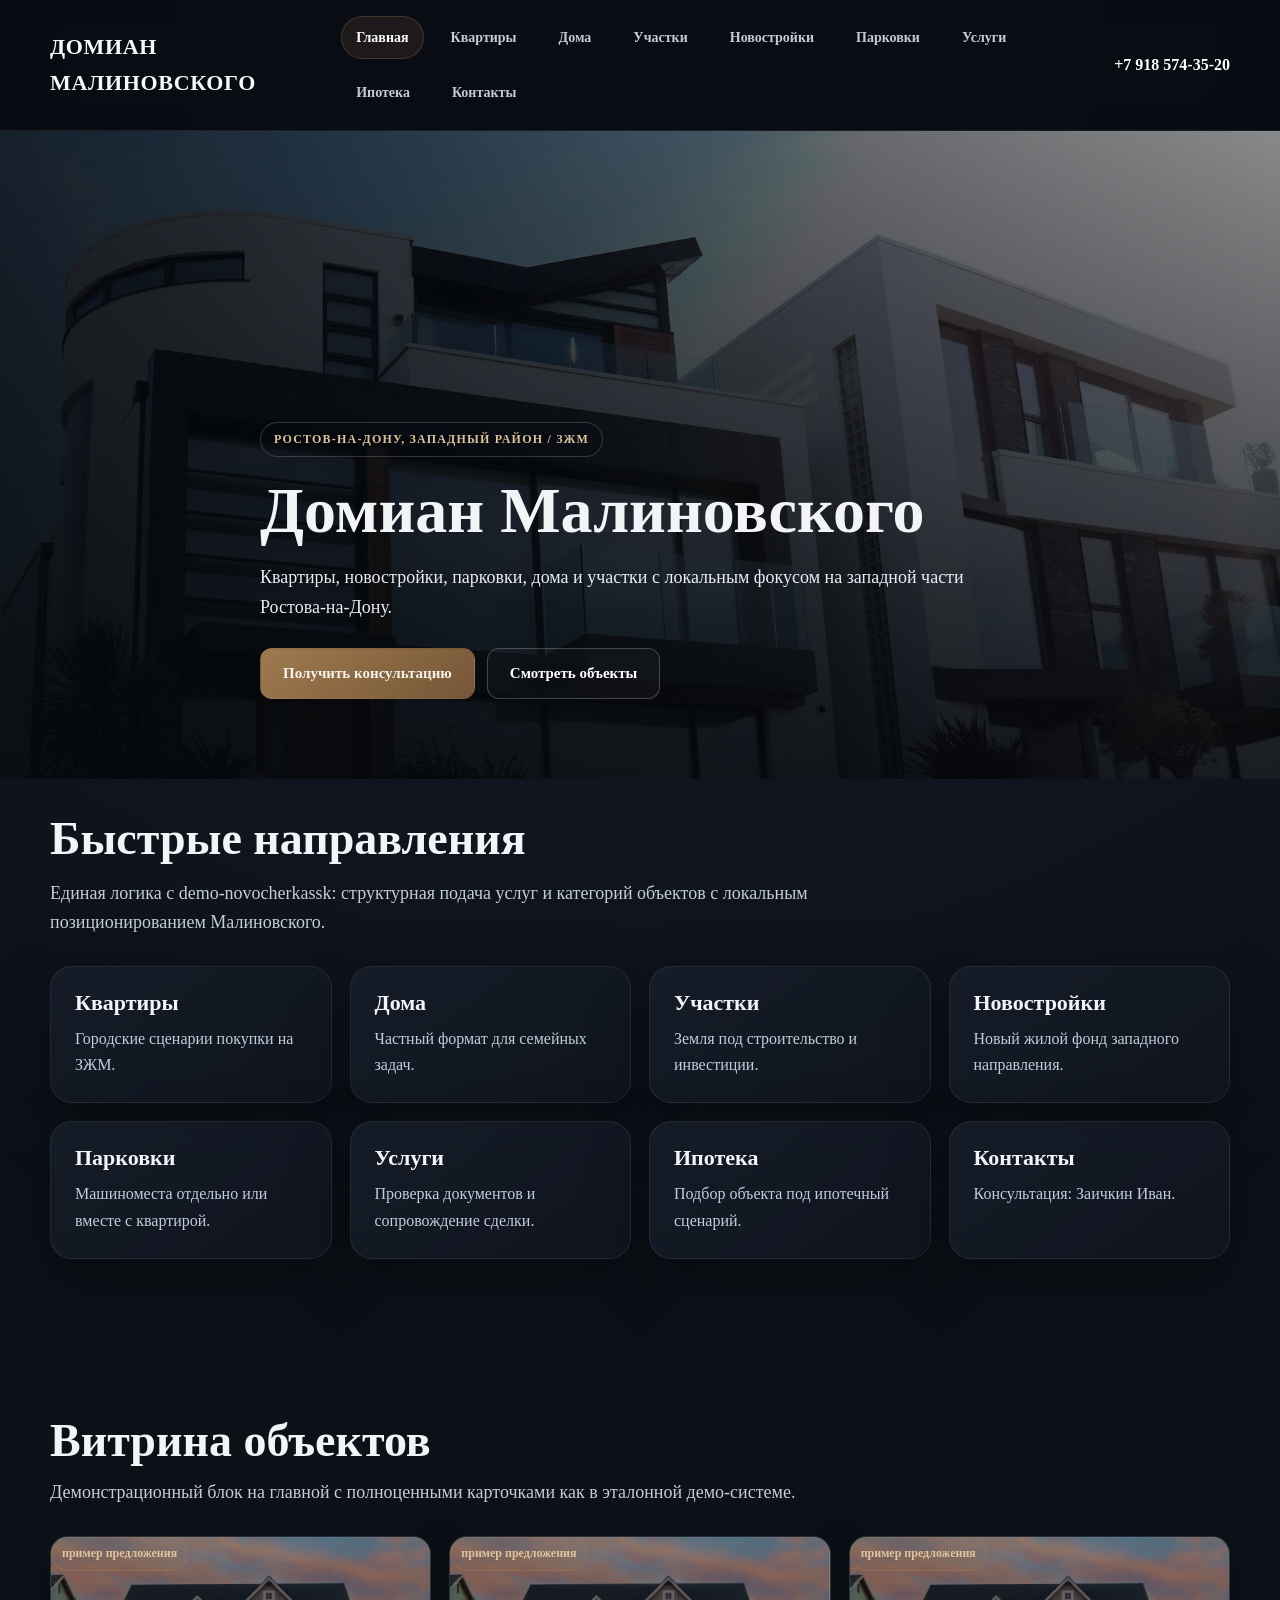
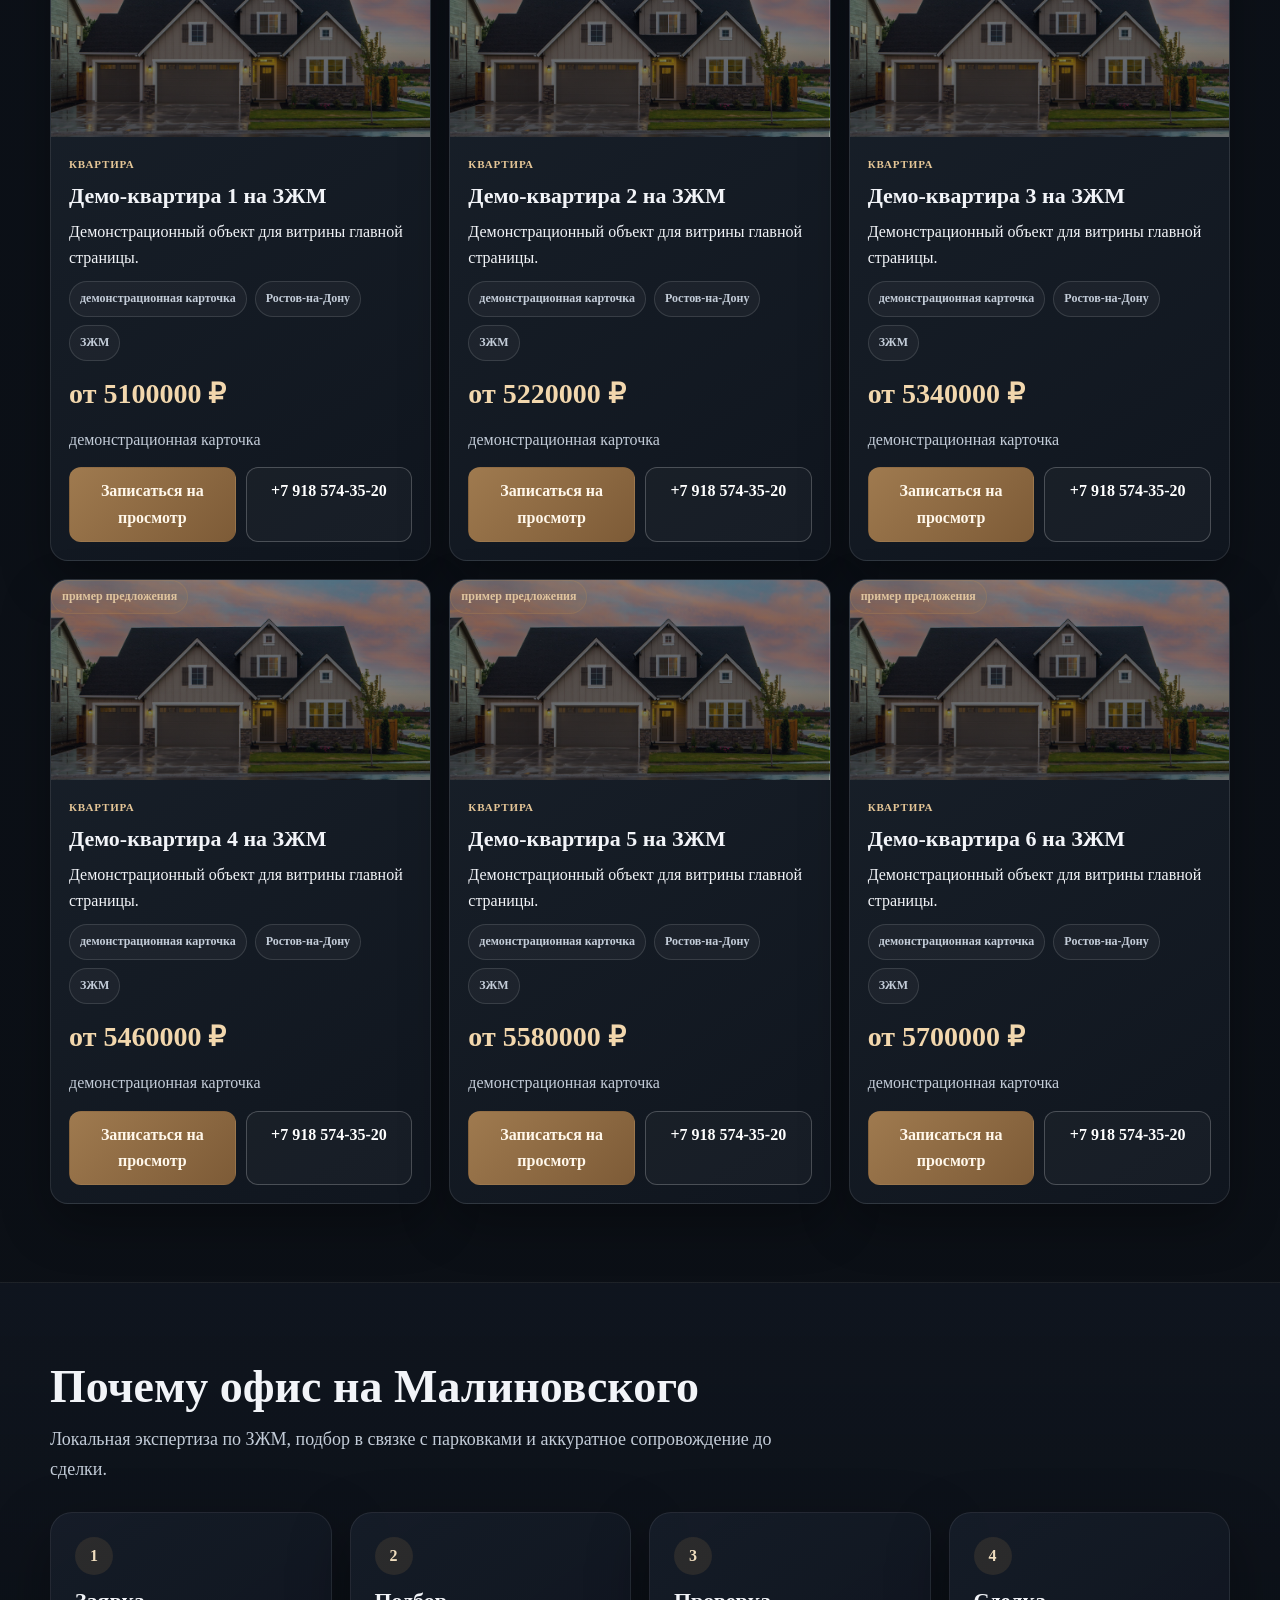
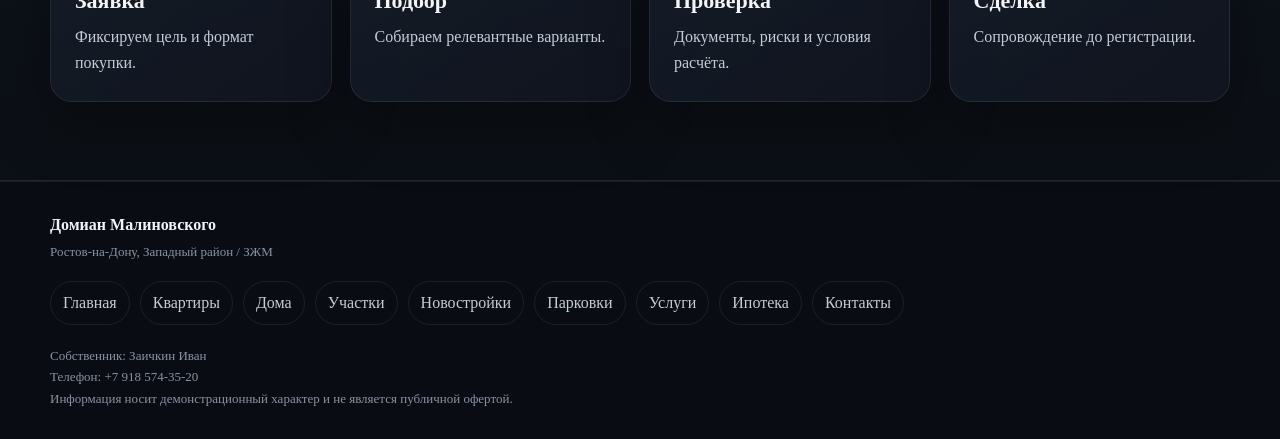
<file: index.html>
<!doctype html><html lang='ru'><head><meta charset='UTF-8'><meta name='viewport' content='width=device-width,initial-scale=1'><title>Домиан Малиновского — недвижимость в Ростове-на-Дону</title><meta name='description' content='Демо-версия офиса на Малиновского: квартиры, дома, участки, новостройки, парковки, услуги и ипотека.'><link rel='stylesheet' href='assets/css/demo-malinovskogo.css'></head><body class='page-home'><header class='site-header'><div class='container site-header__row'><a class='logo' href='index.html'>Домиан Малиновского</a><nav class='nav' aria-label='Основная навигация'><a class='active' href='index.html'>Главная</a><a href='apartments.html'>Квартиры</a><a href='houses.html'>Дома</a><a href='lands.html'>Участки</a><a href='newbuilds.html'>Новостройки</a><a href='parkings.html'>Парковки</a><a href='services.html'>Услуги</a><a href='mortgage.html'>Ипотека</a><a href='contacts.html'>Контакты</a></nav><a class='contact' href='tel:+79185743520'>+7 918 574-35-20</a></div></header><main><section class='page-hero hero-cover'><div class='container page-hero__content hero-cover__content'><span class='eyebrow'>Ростов-на-Дону, Западный район / ЗЖМ</span><h1>Домиан Малиновского</h1><p class='lead'>Квартиры, новостройки, парковки, дома и участки с локальным фокусом на западной части Ростова-на-Дону.</p><div class='btn-row'><a class='btn' href='tel:+79185743520'>Получить консультацию</a><a class='btn secondary' href='apartments.html'>Смотреть объекты</a></div></div></section><section class='section legacy-intro'><div class='container'><div class='section-header'><h2>Быстрые направления</h2><p class='lead'>Единая логика с demo-novocherkassk: структурная подача услуг и категорий объектов с локальным позиционированием Малиновского.</p></div><div class='feature-grid'><article class='feature-card'><h3>Квартиры</h3><p>Городские сценарии покупки на ЗЖМ.</p></article><article class='feature-card'><h3>Дома</h3><p>Частный формат для семейных задач.</p></article><article class='feature-card'><h3>Участки</h3><p>Земля под строительство и инвестиции.</p></article><article class='feature-card'><h3>Новостройки</h3><p>Новый жилой фонд западного направления.</p></article><article class='feature-card'><h3>Парковки</h3><p>Машиноместа отдельно или вместе с квартирой.</p></article><article class='feature-card'><h3>Услуги</h3><p>Проверка документов и сопровождение сделки.</p></article><article class='feature-card'><h3>Ипотека</h3><p>Подбор объекта под ипотечный сценарий.</p></article><article class='feature-card'><h3>Контакты</h3><p>Консультация: Заичкин Иван.</p></article></div></div></section><section class='section'><div class='container'><div class='section-header'><h2>Витрина объектов</h2><p class='lead'>Демонстрационный блок на главной с полноценными карточками как в эталонной демо-системе.</p></div><div class='demo-property-grid'><article class='demo-property-card' data-demo-card='1'><div class='demo-property-card__media' style="background-image:linear-gradient(rgba(8,12,20,.40),rgba(8,12,20,.62)),url('assets/images/local/pexels-1396122.jpg');"><span class='demo-property-card__badge'>пример предложения</span></div><div class='demo-property-card__body'><div class='demo-property-card__type'>КВАРТИРА</div><h3 class='demo-property-card__title'>Демо-квартира 1 на ЗЖМ</h3><p>Демонстрационный объект для витрины главной страницы.</p><div class='demo-property-card__features'><span>демонстрационная карточка</span><span>Ростов-на-Дону</span><span>ЗЖМ</span></div><div class='demo-property-card__price'>от 5100000 ₽</div><div class='demo-property-card__description'>демонстрационная карточка</div><div class='demo-property-card__actions'><a class='demo-property-card__btn demo-property-card__btn--primary' href='tel:+79185743520'>Записаться на просмотр</a><a class='demo-property-card__btn demo-property-card__btn--phone' href='tel:+79185743520'>+7 918 574-35-20</a></div></div></article><article class='demo-property-card' data-demo-card='2'><div class='demo-property-card__media' style="background-image:linear-gradient(rgba(8,12,20,.40),rgba(8,12,20,.62)),url('assets/images/local/pexels-1396122.jpg');"><span class='demo-property-card__badge'>пример предложения</span></div><div class='demo-property-card__body'><div class='demo-property-card__type'>КВАРТИРА</div><h3 class='demo-property-card__title'>Демо-квартира 2 на ЗЖМ</h3><p>Демонстрационный объект для витрины главной страницы.</p><div class='demo-property-card__features'><span>демонстрационная карточка</span><span>Ростов-на-Дону</span><span>ЗЖМ</span></div><div class='demo-property-card__price'>от 5220000 ₽</div><div class='demo-property-card__description'>демонстрационная карточка</div><div class='demo-property-card__actions'><a class='demo-property-card__btn demo-property-card__btn--primary' href='tel:+79185743520'>Записаться на просмотр</a><a class='demo-property-card__btn demo-property-card__btn--phone' href='tel:+79185743520'>+7 918 574-35-20</a></div></div></article><article class='demo-property-card' data-demo-card='3'><div class='demo-property-card__media' style="background-image:linear-gradient(rgba(8,12,20,.40),rgba(8,12,20,.62)),url('assets/images/local/pexels-1396122.jpg');"><span class='demo-property-card__badge'>пример предложения</span></div><div class='demo-property-card__body'><div class='demo-property-card__type'>КВАРТИРА</div><h3 class='demo-property-card__title'>Демо-квартира 3 на ЗЖМ</h3><p>Демонстрационный объект для витрины главной страницы.</p><div class='demo-property-card__features'><span>демонстрационная карточка</span><span>Ростов-на-Дону</span><span>ЗЖМ</span></div><div class='demo-property-card__price'>от 5340000 ₽</div><div class='demo-property-card__description'>демонстрационная карточка</div><div class='demo-property-card__actions'><a class='demo-property-card__btn demo-property-card__btn--primary' href='tel:+79185743520'>Записаться на просмотр</a><a class='demo-property-card__btn demo-property-card__btn--phone' href='tel:+79185743520'>+7 918 574-35-20</a></div></div></article><article class='demo-property-card' data-demo-card='4'><div class='demo-property-card__media' style="background-image:linear-gradient(rgba(8,12,20,.40),rgba(8,12,20,.62)),url('assets/images/local/pexels-1396122.jpg');"><span class='demo-property-card__badge'>пример предложения</span></div><div class='demo-property-card__body'><div class='demo-property-card__type'>КВАРТИРА</div><h3 class='demo-property-card__title'>Демо-квартира 4 на ЗЖМ</h3><p>Демонстрационный объект для витрины главной страницы.</p><div class='demo-property-card__features'><span>демонстрационная карточка</span><span>Ростов-на-Дону</span><span>ЗЖМ</span></div><div class='demo-property-card__price'>от 5460000 ₽</div><div class='demo-property-card__description'>демонстрационная карточка</div><div class='demo-property-card__actions'><a class='demo-property-card__btn demo-property-card__btn--primary' href='tel:+79185743520'>Записаться на просмотр</a><a class='demo-property-card__btn demo-property-card__btn--phone' href='tel:+79185743520'>+7 918 574-35-20</a></div></div></article><article class='demo-property-card' data-demo-card='5'><div class='demo-property-card__media' style="background-image:linear-gradient(rgba(8,12,20,.40),rgba(8,12,20,.62)),url('assets/images/local/pexels-1396122.jpg');"><span class='demo-property-card__badge'>пример предложения</span></div><div class='demo-property-card__body'><div class='demo-property-card__type'>КВАРТИРА</div><h3 class='demo-property-card__title'>Демо-квартира 5 на ЗЖМ</h3><p>Демонстрационный объект для витрины главной страницы.</p><div class='demo-property-card__features'><span>демонстрационная карточка</span><span>Ростов-на-Дону</span><span>ЗЖМ</span></div><div class='demo-property-card__price'>от 5580000 ₽</div><div class='demo-property-card__description'>демонстрационная карточка</div><div class='demo-property-card__actions'><a class='demo-property-card__btn demo-property-card__btn--primary' href='tel:+79185743520'>Записаться на просмотр</a><a class='demo-property-card__btn demo-property-card__btn--phone' href='tel:+79185743520'>+7 918 574-35-20</a></div></div></article><article class='demo-property-card' data-demo-card='6'><div class='demo-property-card__media' style="background-image:linear-gradient(rgba(8,12,20,.40),rgba(8,12,20,.62)),url('assets/images/local/pexels-1396122.jpg');"><span class='demo-property-card__badge'>пример предложения</span></div><div class='demo-property-card__body'><div class='demo-property-card__type'>КВАРТИРА</div><h3 class='demo-property-card__title'>Демо-квартира 6 на ЗЖМ</h3><p>Демонстрационный объект для витрины главной страницы.</p><div class='demo-property-card__features'><span>демонстрационная карточка</span><span>Ростов-на-Дону</span><span>ЗЖМ</span></div><div class='demo-property-card__price'>от 5700000 ₽</div><div class='demo-property-card__description'>демонстрационная карточка</div><div class='demo-property-card__actions'><a class='demo-property-card__btn demo-property-card__btn--primary' href='tel:+79185743520'>Записаться на просмотр</a><a class='demo-property-card__btn demo-property-card__btn--phone' href='tel:+79185743520'>+7 918 574-35-20</a></div></div></article></div></div></section><section class='section content-section'><div class='container'><div class='section-header'><h2>Почему офис на Малиновского</h2><p class='lead'>Локальная экспертиза по ЗЖМ, подбор в связке с парковками и аккуратное сопровождение до сделки.</p></div><div class='steps'><article class='step-card'><div class='step-card__num'>1</div><h3>Заявка</h3><p>Фиксируем цель и формат покупки.</p></article><article class='step-card'><div class='step-card__num'>2</div><h3>Подбор</h3><p>Собираем релевантные варианты.</p></article><article class='step-card'><div class='step-card__num'>3</div><h3>Проверка</h3><p>Документы, риски и условия расчёта.</p></article><article class='step-card'><div class='step-card__num'>4</div><h3>Сделка</h3><p>Сопровождение до регистрации.</p></article></div></div></section></main><footer class='footer'><div class='container footer__row'><div><strong>Домиан Малиновского</strong><br><span class='small'>Ростов-на-Дону, Западный район / ЗЖМ</span><div class='other-links'><a href='index.html'>Главная</a><a href='apartments.html'>Квартиры</a><a href='houses.html'>Дома</a><a href='lands.html'>Участки</a><a href='newbuilds.html'>Новостройки</a><a href='parkings.html'>Парковки</a><a href='services.html'>Услуги</a><a href='mortgage.html'>Ипотека</a><a href='contacts.html'>Контакты</a></div></div><div class='small'>Собственник: Заичкин Иван<br>Телефон: <a href='tel:+79185743520'>+7 918 574-35-20</a><br>Информация носит демонстрационный характер и не является публичной офертой.</div></div></footer></body></html>
</file>
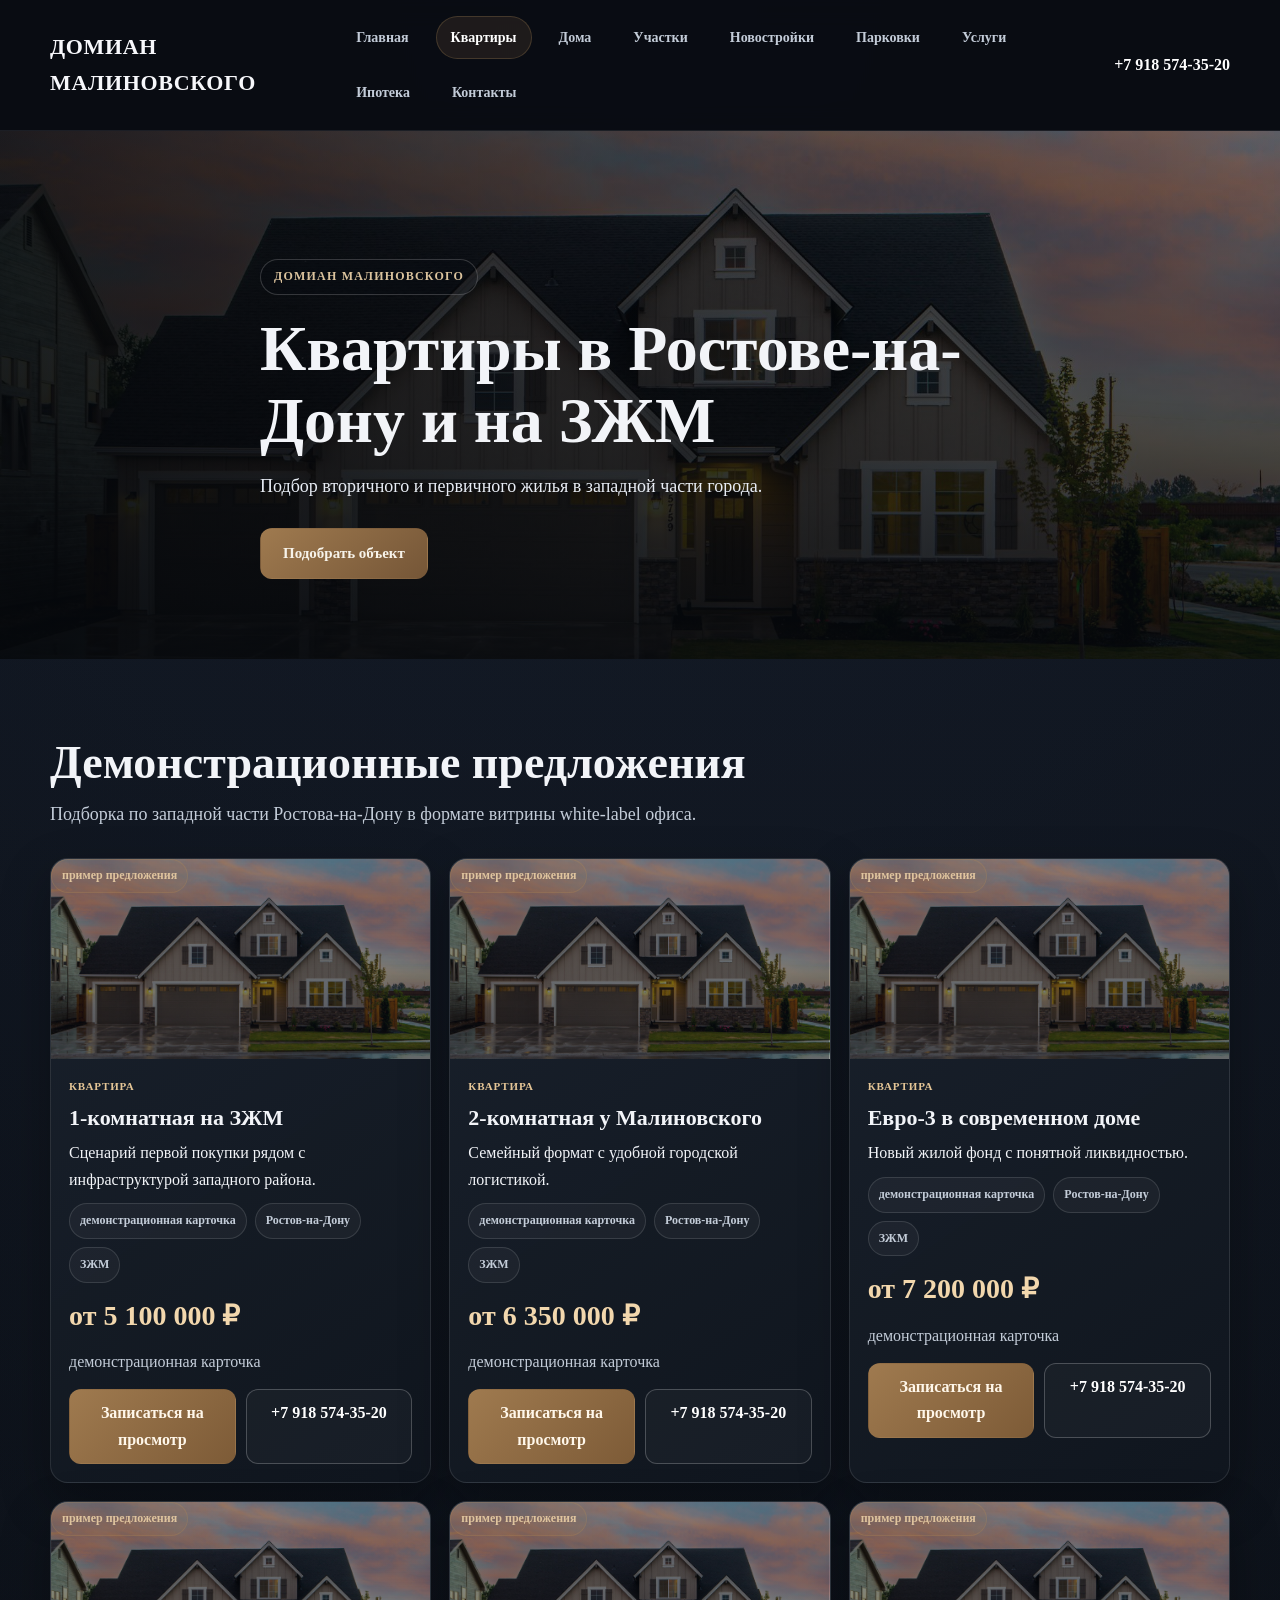
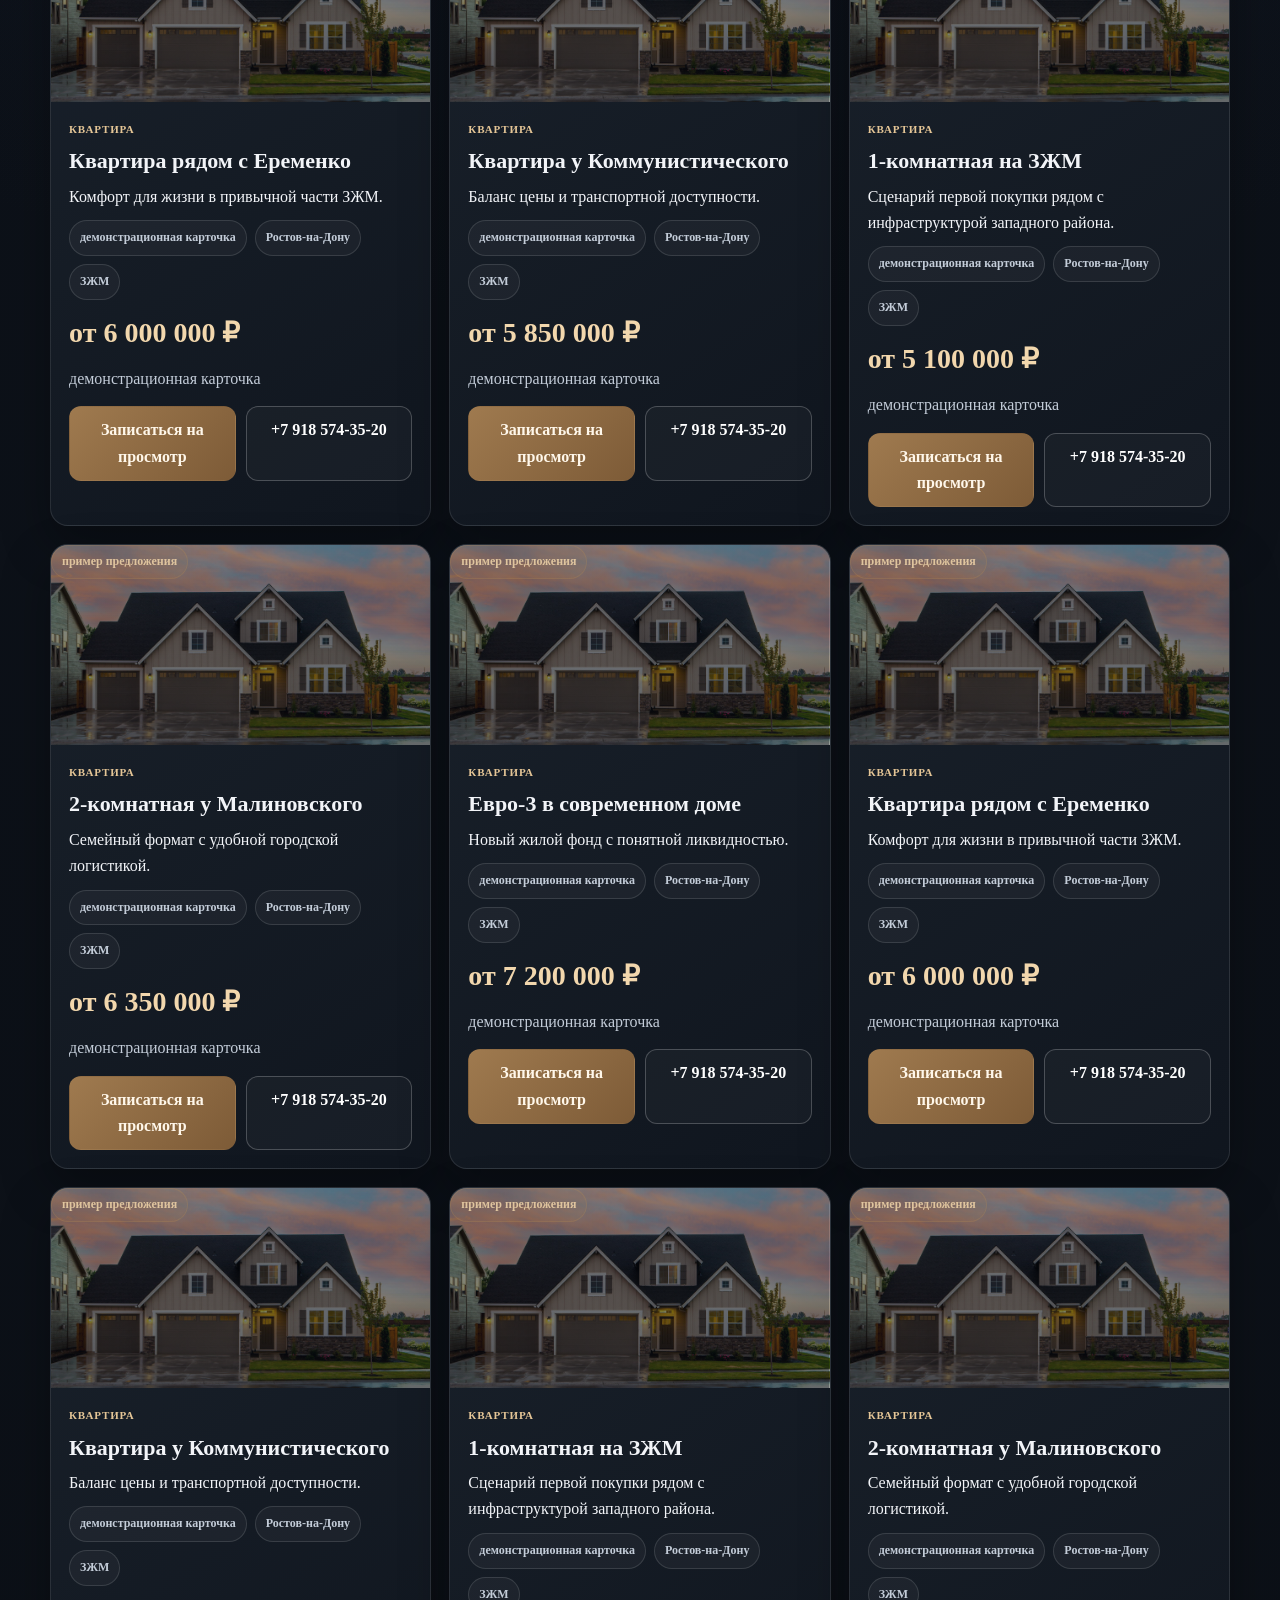
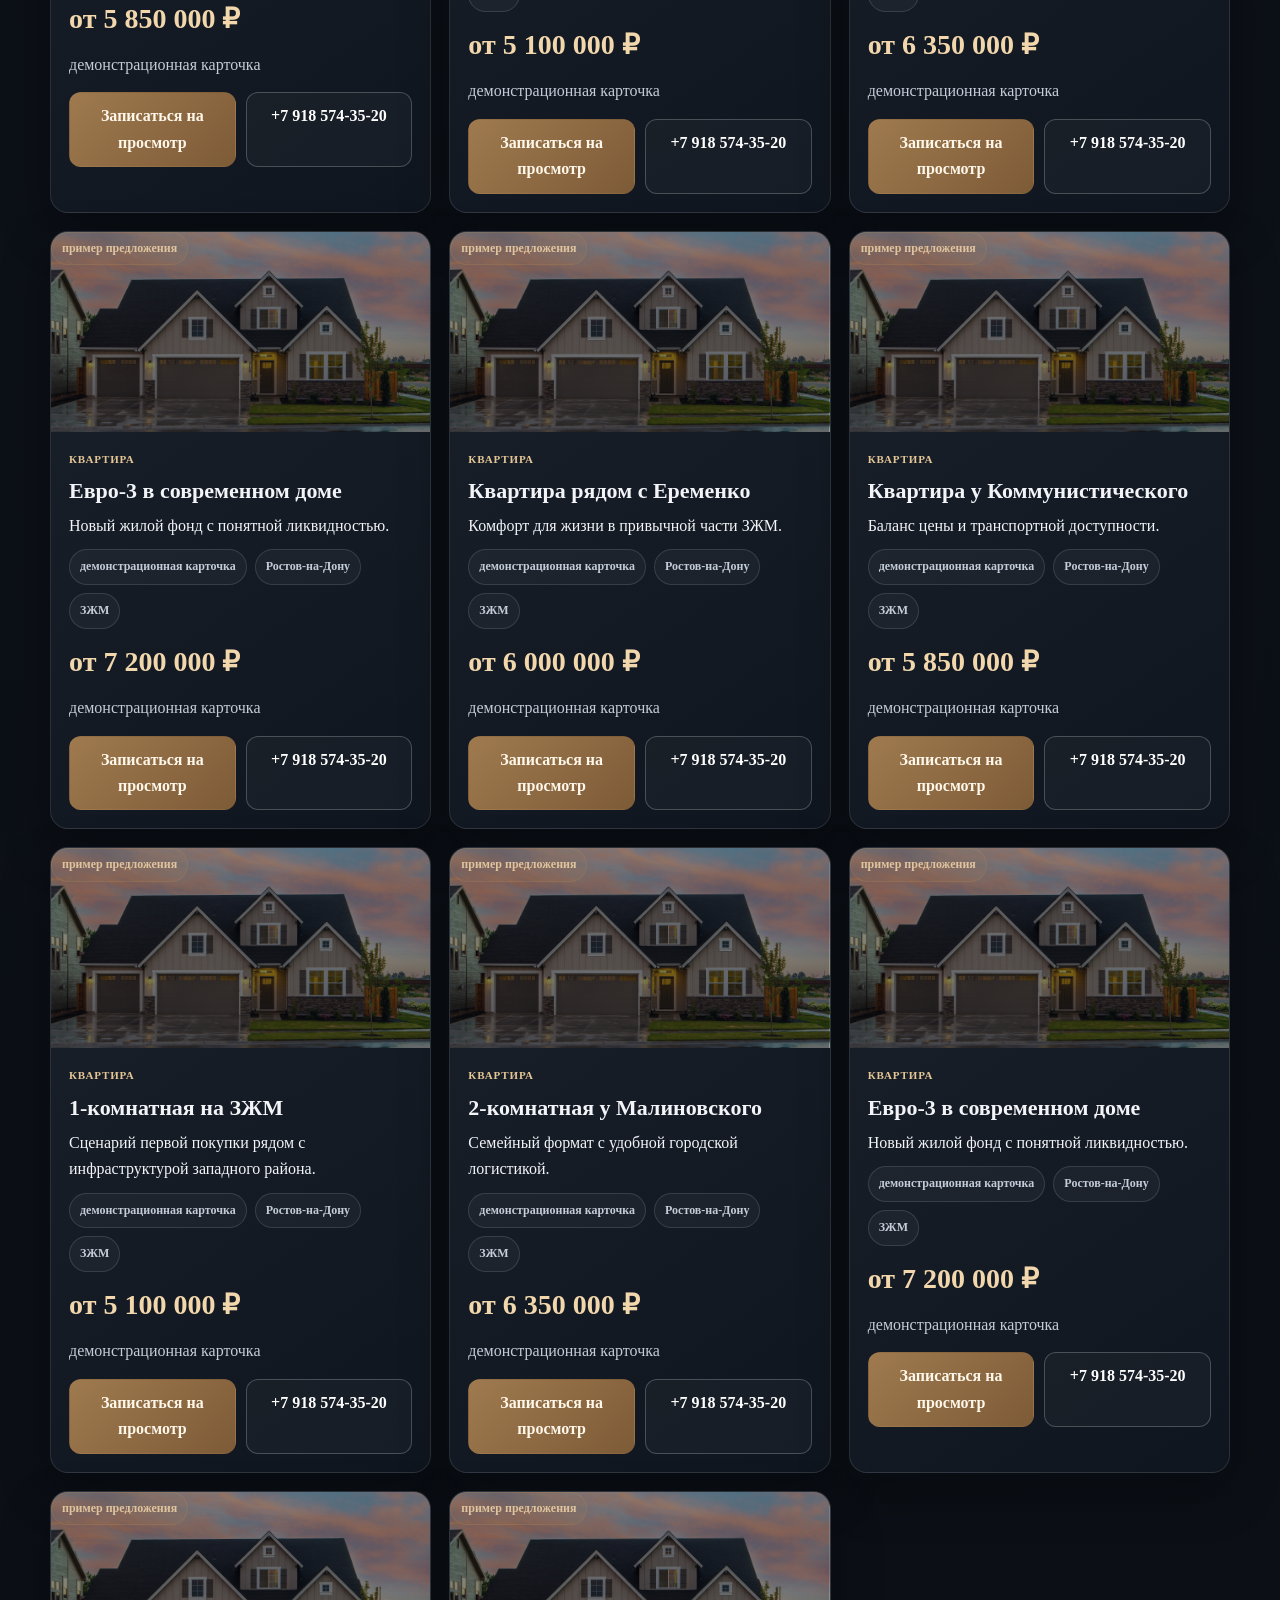
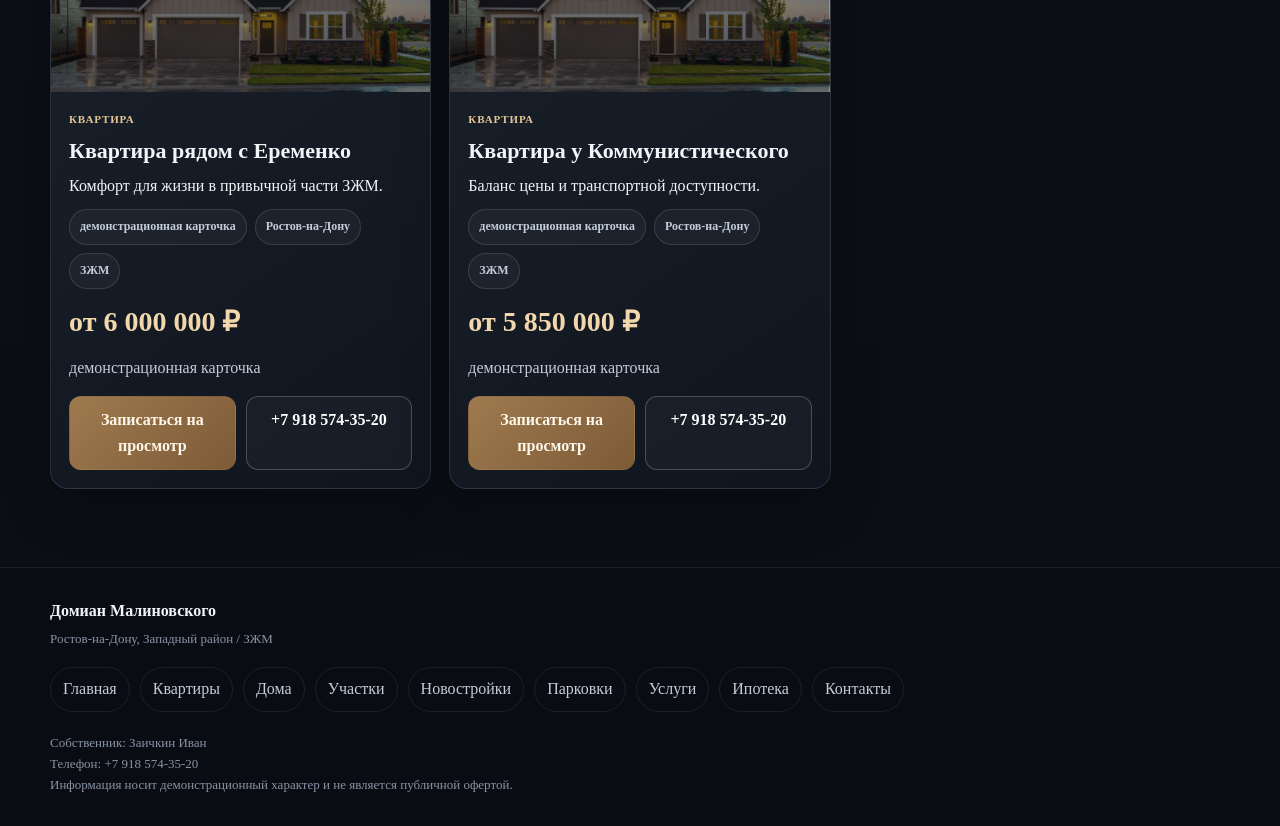
<file: apartments.html>
<!doctype html><html lang='ru'><head><meta charset='UTF-8'><meta name='viewport' content='width=device-width,initial-scale=1'><title>Квартиры — Домиан Малиновского</title><meta name='description' content='Квартиры в Ростове-на-Дону и на ЗЖМ.'><link rel='stylesheet' href='assets/css/demo-malinovskogo.css'></head><body class='page-apartments'><header class='site-header'><div class='container site-header__row'><a class='logo' href='index.html'>Домиан Малиновского</a><nav class='nav' aria-label='Основная навигация'><a href='index.html'>Главная</a><a class='active' href='apartments.html'>Квартиры</a><a href='houses.html'>Дома</a><a href='lands.html'>Участки</a><a href='newbuilds.html'>Новостройки</a><a href='parkings.html'>Парковки</a><a href='services.html'>Услуги</a><a href='mortgage.html'>Ипотека</a><a href='contacts.html'>Контакты</a></nav><a class='contact' href='tel:+79185743520'>+7 918 574-35-20</a></div></header><main><section class='page-hero hero-cover hero-cover--compact'><div class='container page-hero__content hero-cover__content'><span class='eyebrow'>Домиан Малиновского</span><h1>Квартиры в Ростове-на-Дону и на ЗЖМ</h1><p class='lead'>Подбор вторичного и первичного жилья в западной части города.</p><div class='btn-row'><a class='btn' href='tel:+79185743520'>Подобрать объект</a></div></div></section><section class='section'><div class='container'><div class='section-header'><h2>Демонстрационные предложения</h2><p class='lead'>Подборка по западной части Ростова-на-Дону в формате витрины white-label офиса.</p></div><div class='demo-property-grid'><article class='demo-property-card' data-demo-card='1'><div class='demo-property-card__media' style="background-image:linear-gradient(rgba(8,12,20,.40),rgba(8,12,20,.62)),url('assets/images/local/pexels-1396122.jpg');"><span class='demo-property-card__badge'>пример предложения</span></div><div class='demo-property-card__body'><div class='demo-property-card__type'>КВАРТИРА</div><h3 class='demo-property-card__title'>1-комнатная на ЗЖМ</h3><p>Сценарий первой покупки рядом с инфраструктурой западного района.</p><div class='demo-property-card__features'><span>демонстрационная карточка</span><span>Ростов-на-Дону</span><span>ЗЖМ</span></div><div class='demo-property-card__price'>от 5 100 000 ₽</div><div class='demo-property-card__description'>демонстрационная карточка</div><div class='demo-property-card__actions'><a class='demo-property-card__btn demo-property-card__btn--primary' href='tel:+79185743520'>Записаться на просмотр</a><a class='demo-property-card__btn demo-property-card__btn--phone' href='tel:+79185743520'>+7 918 574-35-20</a></div></div></article><article class='demo-property-card' data-demo-card='2'><div class='demo-property-card__media' style="background-image:linear-gradient(rgba(8,12,20,.40),rgba(8,12,20,.62)),url('assets/images/local/pexels-1396122.jpg');"><span class='demo-property-card__badge'>пример предложения</span></div><div class='demo-property-card__body'><div class='demo-property-card__type'>КВАРТИРА</div><h3 class='demo-property-card__title'>2-комнатная у Малиновского</h3><p>Семейный формат с удобной городской логистикой.</p><div class='demo-property-card__features'><span>демонстрационная карточка</span><span>Ростов-на-Дону</span><span>ЗЖМ</span></div><div class='demo-property-card__price'>от 6 350 000 ₽</div><div class='demo-property-card__description'>демонстрационная карточка</div><div class='demo-property-card__actions'><a class='demo-property-card__btn demo-property-card__btn--primary' href='tel:+79185743520'>Записаться на просмотр</a><a class='demo-property-card__btn demo-property-card__btn--phone' href='tel:+79185743520'>+7 918 574-35-20</a></div></div></article><article class='demo-property-card' data-demo-card='3'><div class='demo-property-card__media' style="background-image:linear-gradient(rgba(8,12,20,.40),rgba(8,12,20,.62)),url('assets/images/local/pexels-1396122.jpg');"><span class='demo-property-card__badge'>пример предложения</span></div><div class='demo-property-card__body'><div class='demo-property-card__type'>КВАРТИРА</div><h3 class='demo-property-card__title'>Евро-3 в современном доме</h3><p>Новый жилой фонд с понятной ликвидностью.</p><div class='demo-property-card__features'><span>демонстрационная карточка</span><span>Ростов-на-Дону</span><span>ЗЖМ</span></div><div class='demo-property-card__price'>от 7 200 000 ₽</div><div class='demo-property-card__description'>демонстрационная карточка</div><div class='demo-property-card__actions'><a class='demo-property-card__btn demo-property-card__btn--primary' href='tel:+79185743520'>Записаться на просмотр</a><a class='demo-property-card__btn demo-property-card__btn--phone' href='tel:+79185743520'>+7 918 574-35-20</a></div></div></article><article class='demo-property-card' data-demo-card='4'><div class='demo-property-card__media' style="background-image:linear-gradient(rgba(8,12,20,.40),rgba(8,12,20,.62)),url('assets/images/local/pexels-1396122.jpg');"><span class='demo-property-card__badge'>пример предложения</span></div><div class='demo-property-card__body'><div class='demo-property-card__type'>КВАРТИРА</div><h3 class='demo-property-card__title'>Квартира рядом с Еременко</h3><p>Комфорт для жизни в привычной части ЗЖМ.</p><div class='demo-property-card__features'><span>демонстрационная карточка</span><span>Ростов-на-Дону</span><span>ЗЖМ</span></div><div class='demo-property-card__price'>от 6 000 000 ₽</div><div class='demo-property-card__description'>демонстрационная карточка</div><div class='demo-property-card__actions'><a class='demo-property-card__btn demo-property-card__btn--primary' href='tel:+79185743520'>Записаться на просмотр</a><a class='demo-property-card__btn demo-property-card__btn--phone' href='tel:+79185743520'>+7 918 574-35-20</a></div></div></article><article class='demo-property-card' data-demo-card='5'><div class='demo-property-card__media' style="background-image:linear-gradient(rgba(8,12,20,.40),rgba(8,12,20,.62)),url('assets/images/local/pexels-1396122.jpg');"><span class='demo-property-card__badge'>пример предложения</span></div><div class='demo-property-card__body'><div class='demo-property-card__type'>КВАРТИРА</div><h3 class='demo-property-card__title'>Квартира у Коммунистического</h3><p>Баланс цены и транспортной доступности.</p><div class='demo-property-card__features'><span>демонстрационная карточка</span><span>Ростов-на-Дону</span><span>ЗЖМ</span></div><div class='demo-property-card__price'>от 5 850 000 ₽</div><div class='demo-property-card__description'>демонстрационная карточка</div><div class='demo-property-card__actions'><a class='demo-property-card__btn demo-property-card__btn--primary' href='tel:+79185743520'>Записаться на просмотр</a><a class='demo-property-card__btn demo-property-card__btn--phone' href='tel:+79185743520'>+7 918 574-35-20</a></div></div></article><article class='demo-property-card' data-demo-card='6'><div class='demo-property-card__media' style="background-image:linear-gradient(rgba(8,12,20,.40),rgba(8,12,20,.62)),url('assets/images/local/pexels-1396122.jpg');"><span class='demo-property-card__badge'>пример предложения</span></div><div class='demo-property-card__body'><div class='demo-property-card__type'>КВАРТИРА</div><h3 class='demo-property-card__title'>1-комнатная на ЗЖМ</h3><p>Сценарий первой покупки рядом с инфраструктурой западного района.</p><div class='demo-property-card__features'><span>демонстрационная карточка</span><span>Ростов-на-Дону</span><span>ЗЖМ</span></div><div class='demo-property-card__price'>от 5 100 000 ₽</div><div class='demo-property-card__description'>демонстрационная карточка</div><div class='demo-property-card__actions'><a class='demo-property-card__btn demo-property-card__btn--primary' href='tel:+79185743520'>Записаться на просмотр</a><a class='demo-property-card__btn demo-property-card__btn--phone' href='tel:+79185743520'>+7 918 574-35-20</a></div></div></article><article class='demo-property-card' data-demo-card='7'><div class='demo-property-card__media' style="background-image:linear-gradient(rgba(8,12,20,.40),rgba(8,12,20,.62)),url('assets/images/local/pexels-1396122.jpg');"><span class='demo-property-card__badge'>пример предложения</span></div><div class='demo-property-card__body'><div class='demo-property-card__type'>КВАРТИРА</div><h3 class='demo-property-card__title'>2-комнатная у Малиновского</h3><p>Семейный формат с удобной городской логистикой.</p><div class='demo-property-card__features'><span>демонстрационная карточка</span><span>Ростов-на-Дону</span><span>ЗЖМ</span></div><div class='demo-property-card__price'>от 6 350 000 ₽</div><div class='demo-property-card__description'>демонстрационная карточка</div><div class='demo-property-card__actions'><a class='demo-property-card__btn demo-property-card__btn--primary' href='tel:+79185743520'>Записаться на просмотр</a><a class='demo-property-card__btn demo-property-card__btn--phone' href='tel:+79185743520'>+7 918 574-35-20</a></div></div></article><article class='demo-property-card' data-demo-card='8'><div class='demo-property-card__media' style="background-image:linear-gradient(rgba(8,12,20,.40),rgba(8,12,20,.62)),url('assets/images/local/pexels-1396122.jpg');"><span class='demo-property-card__badge'>пример предложения</span></div><div class='demo-property-card__body'><div class='demo-property-card__type'>КВАРТИРА</div><h3 class='demo-property-card__title'>Евро-3 в современном доме</h3><p>Новый жилой фонд с понятной ликвидностью.</p><div class='demo-property-card__features'><span>демонстрационная карточка</span><span>Ростов-на-Дону</span><span>ЗЖМ</span></div><div class='demo-property-card__price'>от 7 200 000 ₽</div><div class='demo-property-card__description'>демонстрационная карточка</div><div class='demo-property-card__actions'><a class='demo-property-card__btn demo-property-card__btn--primary' href='tel:+79185743520'>Записаться на просмотр</a><a class='demo-property-card__btn demo-property-card__btn--phone' href='tel:+79185743520'>+7 918 574-35-20</a></div></div></article><article class='demo-property-card' data-demo-card='9'><div class='demo-property-card__media' style="background-image:linear-gradient(rgba(8,12,20,.40),rgba(8,12,20,.62)),url('assets/images/local/pexels-1396122.jpg');"><span class='demo-property-card__badge'>пример предложения</span></div><div class='demo-property-card__body'><div class='demo-property-card__type'>КВАРТИРА</div><h3 class='demo-property-card__title'>Квартира рядом с Еременко</h3><p>Комфорт для жизни в привычной части ЗЖМ.</p><div class='demo-property-card__features'><span>демонстрационная карточка</span><span>Ростов-на-Дону</span><span>ЗЖМ</span></div><div class='demo-property-card__price'>от 6 000 000 ₽</div><div class='demo-property-card__description'>демонстрационная карточка</div><div class='demo-property-card__actions'><a class='demo-property-card__btn demo-property-card__btn--primary' href='tel:+79185743520'>Записаться на просмотр</a><a class='demo-property-card__btn demo-property-card__btn--phone' href='tel:+79185743520'>+7 918 574-35-20</a></div></div></article><article class='demo-property-card' data-demo-card='10'><div class='demo-property-card__media' style="background-image:linear-gradient(rgba(8,12,20,.40),rgba(8,12,20,.62)),url('assets/images/local/pexels-1396122.jpg');"><span class='demo-property-card__badge'>пример предложения</span></div><div class='demo-property-card__body'><div class='demo-property-card__type'>КВАРТИРА</div><h3 class='demo-property-card__title'>Квартира у Коммунистического</h3><p>Баланс цены и транспортной доступности.</p><div class='demo-property-card__features'><span>демонстрационная карточка</span><span>Ростов-на-Дону</span><span>ЗЖМ</span></div><div class='demo-property-card__price'>от 5 850 000 ₽</div><div class='demo-property-card__description'>демонстрационная карточка</div><div class='demo-property-card__actions'><a class='demo-property-card__btn demo-property-card__btn--primary' href='tel:+79185743520'>Записаться на просмотр</a><a class='demo-property-card__btn demo-property-card__btn--phone' href='tel:+79185743520'>+7 918 574-35-20</a></div></div></article><article class='demo-property-card' data-demo-card='11'><div class='demo-property-card__media' style="background-image:linear-gradient(rgba(8,12,20,.40),rgba(8,12,20,.62)),url('assets/images/local/pexels-1396122.jpg');"><span class='demo-property-card__badge'>пример предложения</span></div><div class='demo-property-card__body'><div class='demo-property-card__type'>КВАРТИРА</div><h3 class='demo-property-card__title'>1-комнатная на ЗЖМ</h3><p>Сценарий первой покупки рядом с инфраструктурой западного района.</p><div class='demo-property-card__features'><span>демонстрационная карточка</span><span>Ростов-на-Дону</span><span>ЗЖМ</span></div><div class='demo-property-card__price'>от 5 100 000 ₽</div><div class='demo-property-card__description'>демонстрационная карточка</div><div class='demo-property-card__actions'><a class='demo-property-card__btn demo-property-card__btn--primary' href='tel:+79185743520'>Записаться на просмотр</a><a class='demo-property-card__btn demo-property-card__btn--phone' href='tel:+79185743520'>+7 918 574-35-20</a></div></div></article><article class='demo-property-card' data-demo-card='12'><div class='demo-property-card__media' style="background-image:linear-gradient(rgba(8,12,20,.40),rgba(8,12,20,.62)),url('assets/images/local/pexels-1396122.jpg');"><span class='demo-property-card__badge'>пример предложения</span></div><div class='demo-property-card__body'><div class='demo-property-card__type'>КВАРТИРА</div><h3 class='demo-property-card__title'>2-комнатная у Малиновского</h3><p>Семейный формат с удобной городской логистикой.</p><div class='demo-property-card__features'><span>демонстрационная карточка</span><span>Ростов-на-Дону</span><span>ЗЖМ</span></div><div class='demo-property-card__price'>от 6 350 000 ₽</div><div class='demo-property-card__description'>демонстрационная карточка</div><div class='demo-property-card__actions'><a class='demo-property-card__btn demo-property-card__btn--primary' href='tel:+79185743520'>Записаться на просмотр</a><a class='demo-property-card__btn demo-property-card__btn--phone' href='tel:+79185743520'>+7 918 574-35-20</a></div></div></article><article class='demo-property-card' data-demo-card='13'><div class='demo-property-card__media' style="background-image:linear-gradient(rgba(8,12,20,.40),rgba(8,12,20,.62)),url('assets/images/local/pexels-1396122.jpg');"><span class='demo-property-card__badge'>пример предложения</span></div><div class='demo-property-card__body'><div class='demo-property-card__type'>КВАРТИРА</div><h3 class='demo-property-card__title'>Евро-3 в современном доме</h3><p>Новый жилой фонд с понятной ликвидностью.</p><div class='demo-property-card__features'><span>демонстрационная карточка</span><span>Ростов-на-Дону</span><span>ЗЖМ</span></div><div class='demo-property-card__price'>от 7 200 000 ₽</div><div class='demo-property-card__description'>демонстрационная карточка</div><div class='demo-property-card__actions'><a class='demo-property-card__btn demo-property-card__btn--primary' href='tel:+79185743520'>Записаться на просмотр</a><a class='demo-property-card__btn demo-property-card__btn--phone' href='tel:+79185743520'>+7 918 574-35-20</a></div></div></article><article class='demo-property-card' data-demo-card='14'><div class='demo-property-card__media' style="background-image:linear-gradient(rgba(8,12,20,.40),rgba(8,12,20,.62)),url('assets/images/local/pexels-1396122.jpg');"><span class='demo-property-card__badge'>пример предложения</span></div><div class='demo-property-card__body'><div class='demo-property-card__type'>КВАРТИРА</div><h3 class='demo-property-card__title'>Квартира рядом с Еременко</h3><p>Комфорт для жизни в привычной части ЗЖМ.</p><div class='demo-property-card__features'><span>демонстрационная карточка</span><span>Ростов-на-Дону</span><span>ЗЖМ</span></div><div class='demo-property-card__price'>от 6 000 000 ₽</div><div class='demo-property-card__description'>демонстрационная карточка</div><div class='demo-property-card__actions'><a class='demo-property-card__btn demo-property-card__btn--primary' href='tel:+79185743520'>Записаться на просмотр</a><a class='demo-property-card__btn demo-property-card__btn--phone' href='tel:+79185743520'>+7 918 574-35-20</a></div></div></article><article class='demo-property-card' data-demo-card='15'><div class='demo-property-card__media' style="background-image:linear-gradient(rgba(8,12,20,.40),rgba(8,12,20,.62)),url('assets/images/local/pexels-1396122.jpg');"><span class='demo-property-card__badge'>пример предложения</span></div><div class='demo-property-card__body'><div class='demo-property-card__type'>КВАРТИРА</div><h3 class='demo-property-card__title'>Квартира у Коммунистического</h3><p>Баланс цены и транспортной доступности.</p><div class='demo-property-card__features'><span>демонстрационная карточка</span><span>Ростов-на-Дону</span><span>ЗЖМ</span></div><div class='demo-property-card__price'>от 5 850 000 ₽</div><div class='demo-property-card__description'>демонстрационная карточка</div><div class='demo-property-card__actions'><a class='demo-property-card__btn demo-property-card__btn--primary' href='tel:+79185743520'>Записаться на просмотр</a><a class='demo-property-card__btn demo-property-card__btn--phone' href='tel:+79185743520'>+7 918 574-35-20</a></div></div></article><article class='demo-property-card' data-demo-card='16'><div class='demo-property-card__media' style="background-image:linear-gradient(rgba(8,12,20,.40),rgba(8,12,20,.62)),url('assets/images/local/pexels-1396122.jpg');"><span class='demo-property-card__badge'>пример предложения</span></div><div class='demo-property-card__body'><div class='demo-property-card__type'>КВАРТИРА</div><h3 class='demo-property-card__title'>1-комнатная на ЗЖМ</h3><p>Сценарий первой покупки рядом с инфраструктурой западного района.</p><div class='demo-property-card__features'><span>демонстрационная карточка</span><span>Ростов-на-Дону</span><span>ЗЖМ</span></div><div class='demo-property-card__price'>от 5 100 000 ₽</div><div class='demo-property-card__description'>демонстрационная карточка</div><div class='demo-property-card__actions'><a class='demo-property-card__btn demo-property-card__btn--primary' href='tel:+79185743520'>Записаться на просмотр</a><a class='demo-property-card__btn demo-property-card__btn--phone' href='tel:+79185743520'>+7 918 574-35-20</a></div></div></article><article class='demo-property-card' data-demo-card='17'><div class='demo-property-card__media' style="background-image:linear-gradient(rgba(8,12,20,.40),rgba(8,12,20,.62)),url('assets/images/local/pexels-1396122.jpg');"><span class='demo-property-card__badge'>пример предложения</span></div><div class='demo-property-card__body'><div class='demo-property-card__type'>КВАРТИРА</div><h3 class='demo-property-card__title'>2-комнатная у Малиновского</h3><p>Семейный формат с удобной городской логистикой.</p><div class='demo-property-card__features'><span>демонстрационная карточка</span><span>Ростов-на-Дону</span><span>ЗЖМ</span></div><div class='demo-property-card__price'>от 6 350 000 ₽</div><div class='demo-property-card__description'>демонстрационная карточка</div><div class='demo-property-card__actions'><a class='demo-property-card__btn demo-property-card__btn--primary' href='tel:+79185743520'>Записаться на просмотр</a><a class='demo-property-card__btn demo-property-card__btn--phone' href='tel:+79185743520'>+7 918 574-35-20</a></div></div></article><article class='demo-property-card' data-demo-card='18'><div class='demo-property-card__media' style="background-image:linear-gradient(rgba(8,12,20,.40),rgba(8,12,20,.62)),url('assets/images/local/pexels-1396122.jpg');"><span class='demo-property-card__badge'>пример предложения</span></div><div class='demo-property-card__body'><div class='demo-property-card__type'>КВАРТИРА</div><h3 class='demo-property-card__title'>Евро-3 в современном доме</h3><p>Новый жилой фонд с понятной ликвидностью.</p><div class='demo-property-card__features'><span>демонстрационная карточка</span><span>Ростов-на-Дону</span><span>ЗЖМ</span></div><div class='demo-property-card__price'>от 7 200 000 ₽</div><div class='demo-property-card__description'>демонстрационная карточка</div><div class='demo-property-card__actions'><a class='demo-property-card__btn demo-property-card__btn--primary' href='tel:+79185743520'>Записаться на просмотр</a><a class='demo-property-card__btn demo-property-card__btn--phone' href='tel:+79185743520'>+7 918 574-35-20</a></div></div></article><article class='demo-property-card' data-demo-card='19'><div class='demo-property-card__media' style="background-image:linear-gradient(rgba(8,12,20,.40),rgba(8,12,20,.62)),url('assets/images/local/pexels-1396122.jpg');"><span class='demo-property-card__badge'>пример предложения</span></div><div class='demo-property-card__body'><div class='demo-property-card__type'>КВАРТИРА</div><h3 class='demo-property-card__title'>Квартира рядом с Еременко</h3><p>Комфорт для жизни в привычной части ЗЖМ.</p><div class='demo-property-card__features'><span>демонстрационная карточка</span><span>Ростов-на-Дону</span><span>ЗЖМ</span></div><div class='demo-property-card__price'>от 6 000 000 ₽</div><div class='demo-property-card__description'>демонстрационная карточка</div><div class='demo-property-card__actions'><a class='demo-property-card__btn demo-property-card__btn--primary' href='tel:+79185743520'>Записаться на просмотр</a><a class='demo-property-card__btn demo-property-card__btn--phone' href='tel:+79185743520'>+7 918 574-35-20</a></div></div></article><article class='demo-property-card' data-demo-card='20'><div class='demo-property-card__media' style="background-image:linear-gradient(rgba(8,12,20,.40),rgba(8,12,20,.62)),url('assets/images/local/pexels-1396122.jpg');"><span class='demo-property-card__badge'>пример предложения</span></div><div class='demo-property-card__body'><div class='demo-property-card__type'>КВАРТИРА</div><h3 class='demo-property-card__title'>Квартира у Коммунистического</h3><p>Баланс цены и транспортной доступности.</p><div class='demo-property-card__features'><span>демонстрационная карточка</span><span>Ростов-на-Дону</span><span>ЗЖМ</span></div><div class='demo-property-card__price'>от 5 850 000 ₽</div><div class='demo-property-card__description'>демонстрационная карточка</div><div class='demo-property-card__actions'><a class='demo-property-card__btn demo-property-card__btn--primary' href='tel:+79185743520'>Записаться на просмотр</a><a class='demo-property-card__btn demo-property-card__btn--phone' href='tel:+79185743520'>+7 918 574-35-20</a></div></div></article></div></div></section></main><footer class='footer'><div class='container footer__row'><div><strong>Домиан Малиновского</strong><br><span class='small'>Ростов-на-Дону, Западный район / ЗЖМ</span><div class='other-links'><a href='index.html'>Главная</a><a href='apartments.html'>Квартиры</a><a href='houses.html'>Дома</a><a href='lands.html'>Участки</a><a href='newbuilds.html'>Новостройки</a><a href='parkings.html'>Парковки</a><a href='services.html'>Услуги</a><a href='mortgage.html'>Ипотека</a><a href='contacts.html'>Контакты</a></div></div><div class='small'>Собственник: Заичкин Иван<br>Телефон: <a href='tel:+79185743520'>+7 918 574-35-20</a><br>Информация носит демонстрационный характер и не является публичной офертой.</div></div></footer></body></html>
</file>
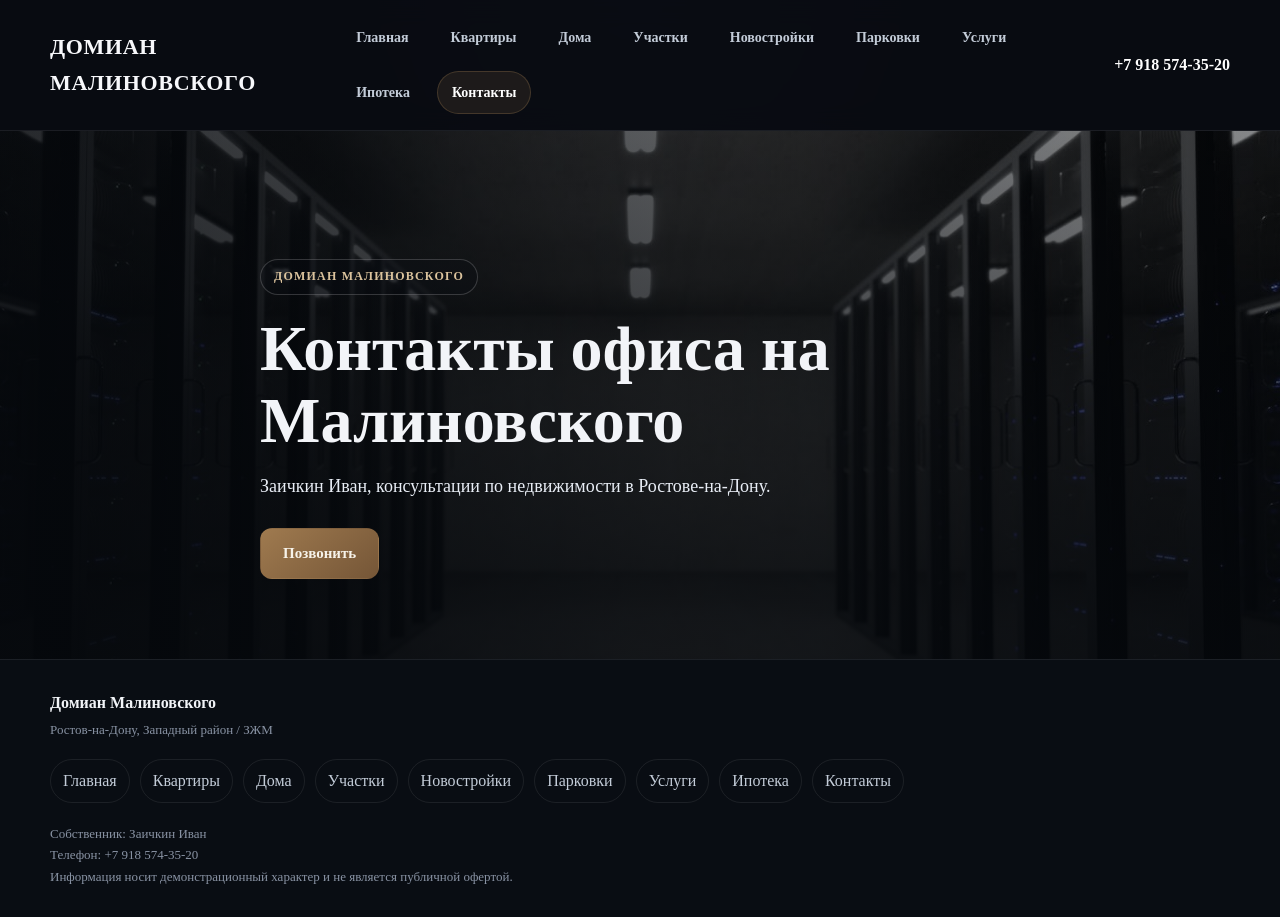
<file: contacts.html>
<!doctype html><html lang='ru'><head><meta charset='UTF-8'><meta name='viewport' content='width=device-width,initial-scale=1'><title>Контакты — Домиан Малиновского</title><meta name='description' content='Контакты офиса на Малиновского.'><link rel='stylesheet' href='assets/css/demo-malinovskogo.css'></head><body class='page-contacts'><header class='site-header'><div class='container site-header__row'><a class='logo' href='index.html'>Домиан Малиновского</a><nav class='nav' aria-label='Основная навигация'><a href='index.html'>Главная</a><a href='apartments.html'>Квартиры</a><a href='houses.html'>Дома</a><a href='lands.html'>Участки</a><a href='newbuilds.html'>Новостройки</a><a href='parkings.html'>Парковки</a><a href='services.html'>Услуги</a><a href='mortgage.html'>Ипотека</a><a class='active' href='contacts.html'>Контакты</a></nav><a class='contact' href='tel:+79185743520'>+7 918 574-35-20</a></div></header><main><section class='page-hero hero-cover hero-cover--compact'><div class='container page-hero__content hero-cover__content'><span class='eyebrow'>Домиан Малиновского</span><h1>Контакты офиса на Малиновского</h1><p class='lead'>Заичкин Иван, консультации по недвижимости в Ростове-на-Дону.</p><div class='btn-row'><a class='btn' href='tel:+79185743520'>Позвонить</a></div></div></section></main><footer class='footer'><div class='container footer__row'><div><strong>Домиан Малиновского</strong><br><span class='small'>Ростов-на-Дону, Западный район / ЗЖМ</span><div class='other-links'><a href='index.html'>Главная</a><a href='apartments.html'>Квартиры</a><a href='houses.html'>Дома</a><a href='lands.html'>Участки</a><a href='newbuilds.html'>Новостройки</a><a href='parkings.html'>Парковки</a><a href='services.html'>Услуги</a><a href='mortgage.html'>Ипотека</a><a href='contacts.html'>Контакты</a></div></div><div class='small'>Собственник: Заичкин Иван<br>Телефон: <a href='tel:+79185743520'>+7 918 574-35-20</a><br>Информация носит демонстрационный характер и не является публичной офертой.</div></div></footer></body></html>
</file>
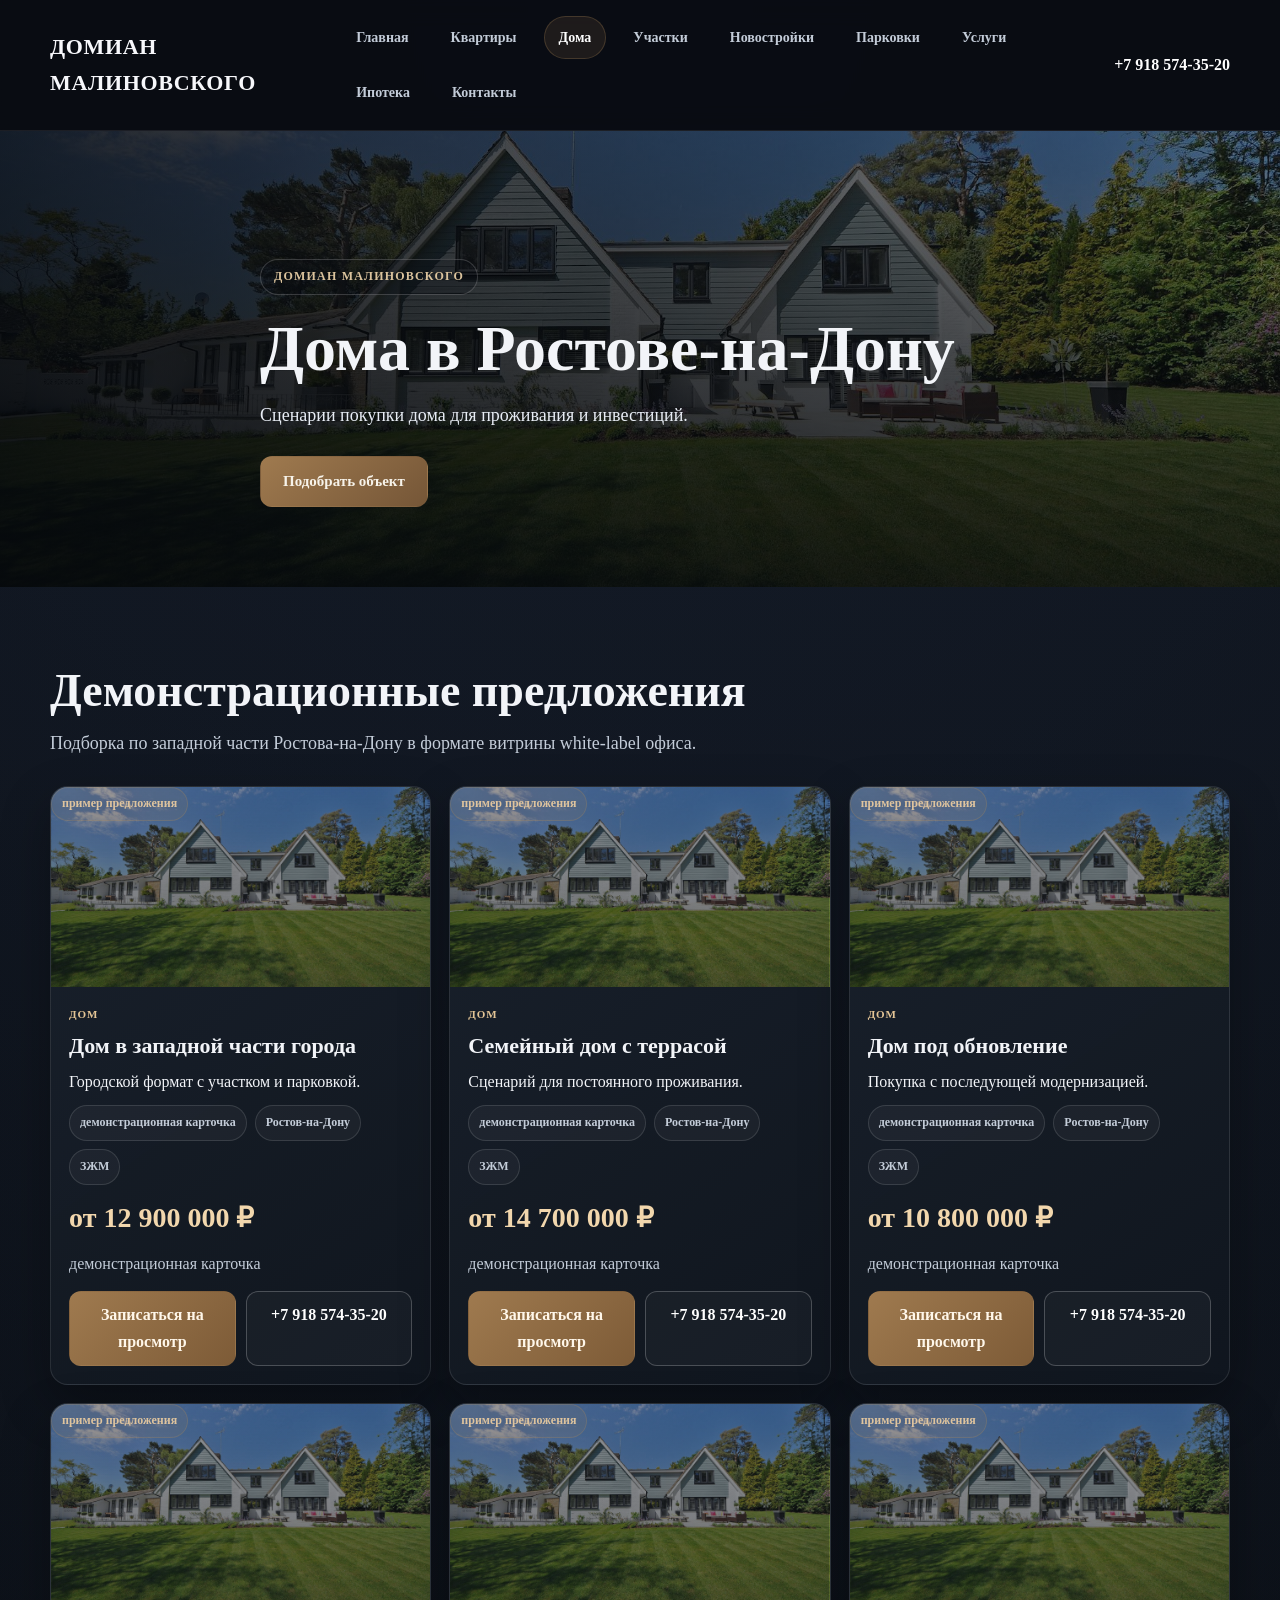
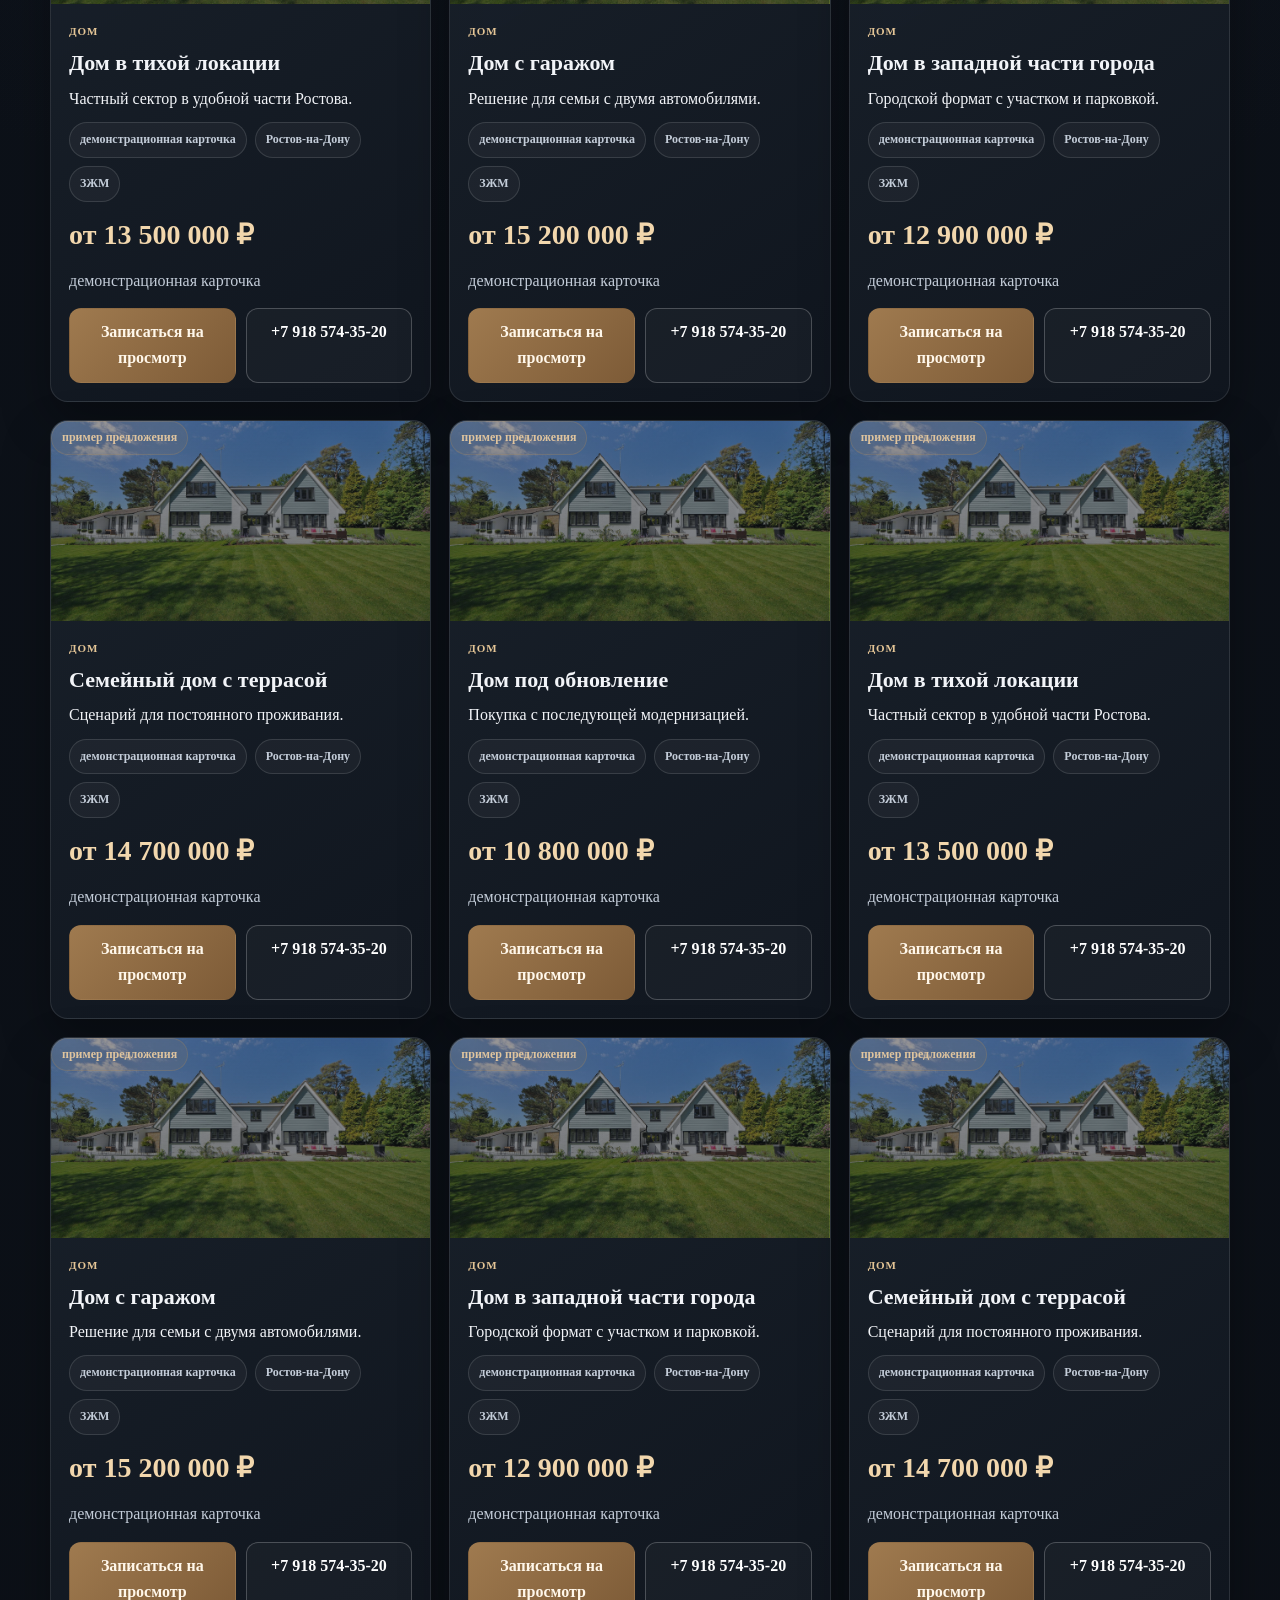
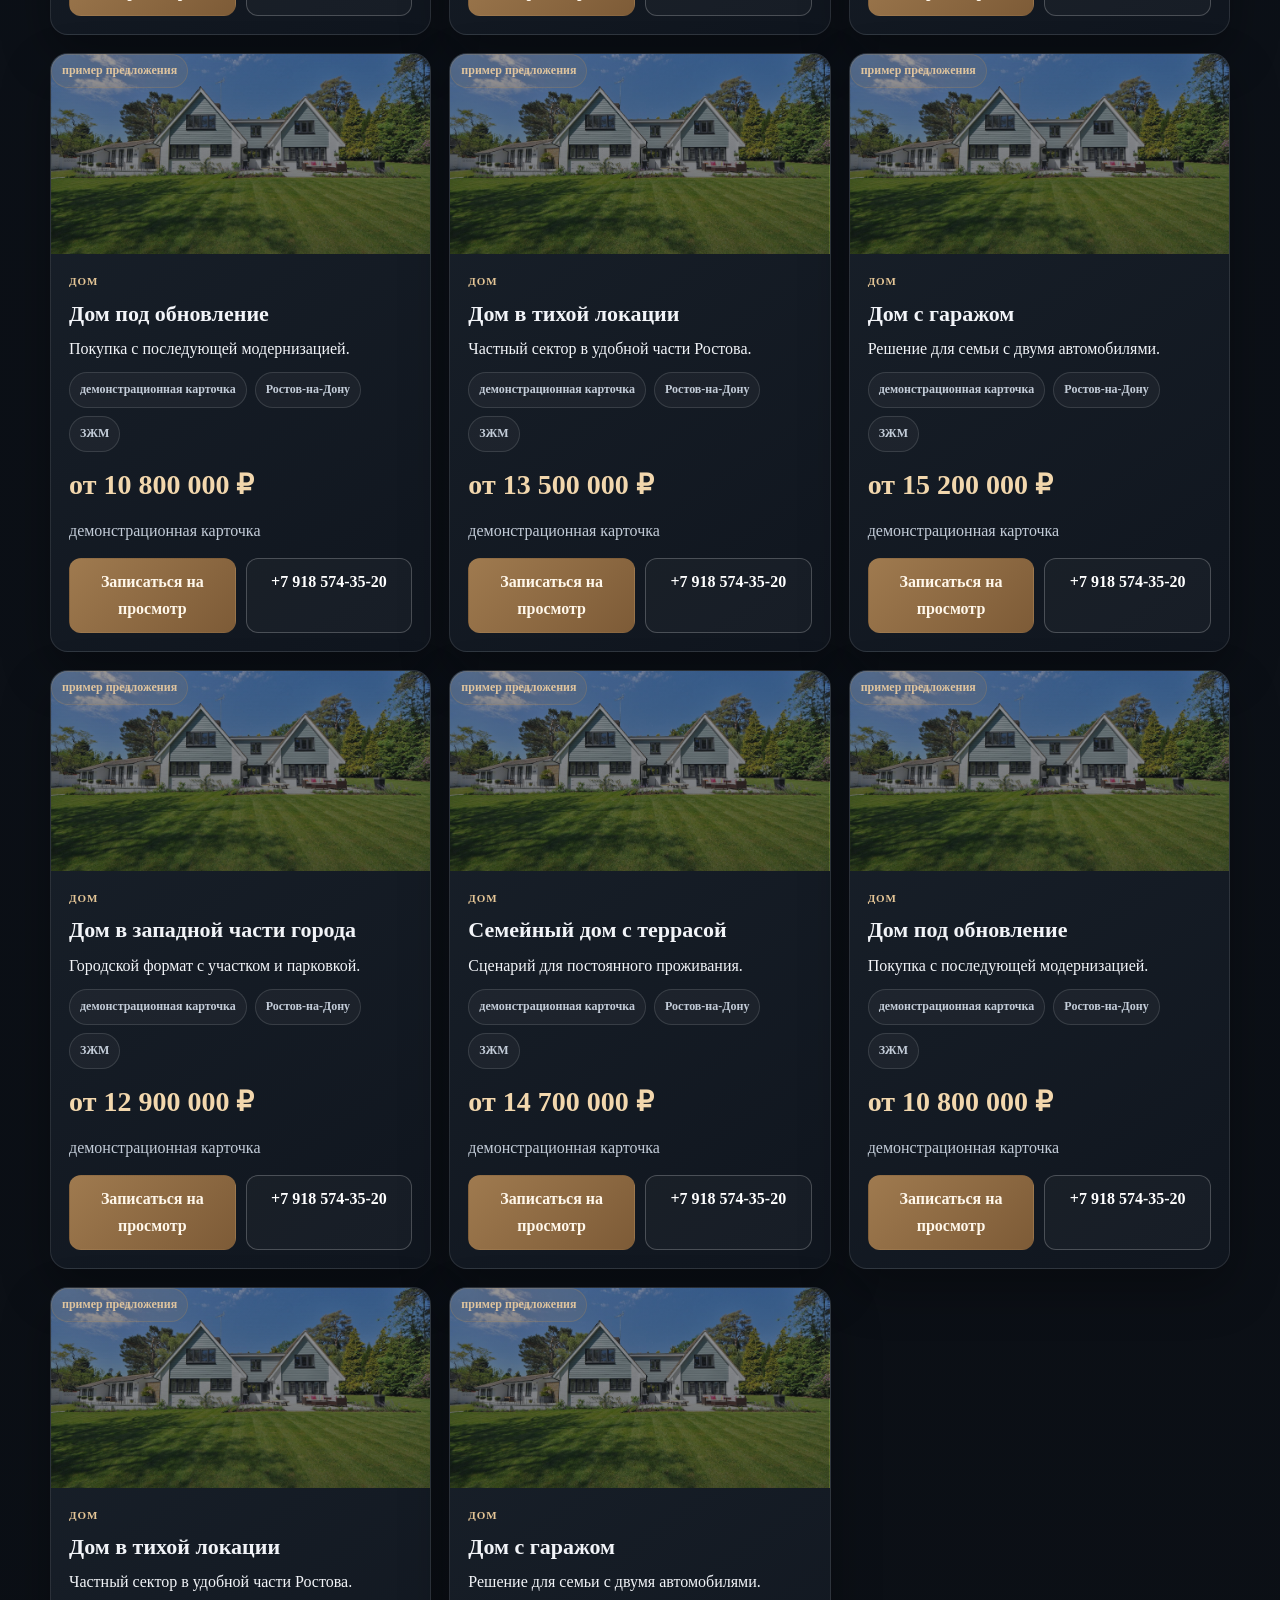
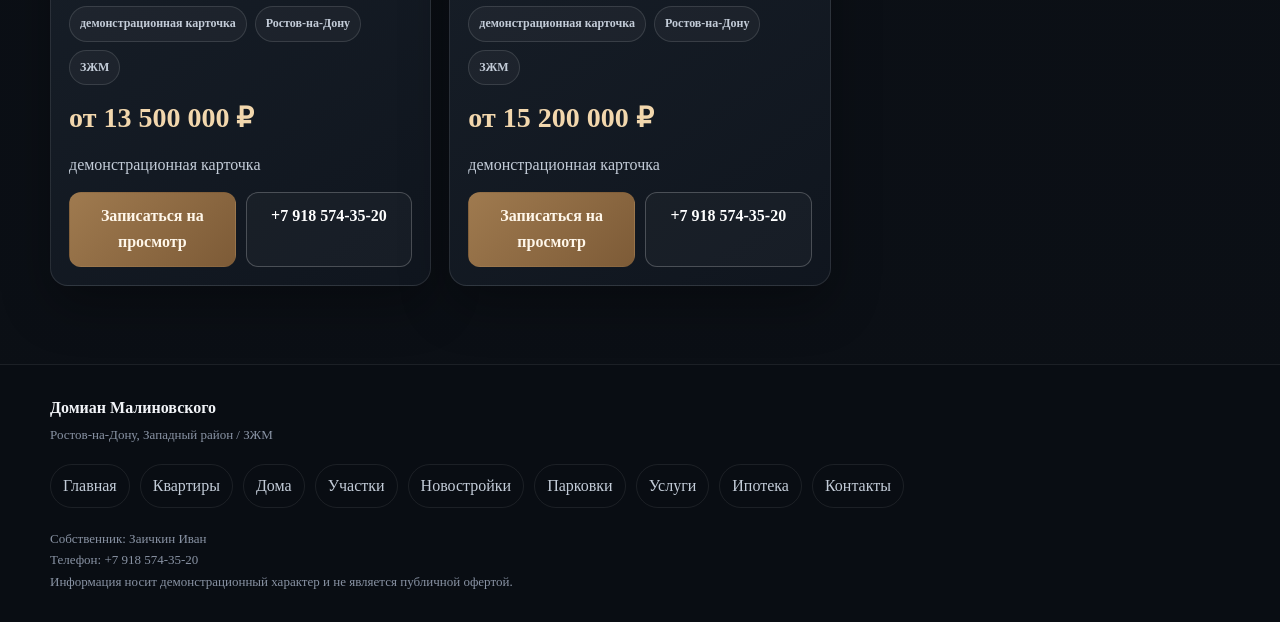
<file: houses.html>
<!doctype html><html lang='ru'><head><meta charset='UTF-8'><meta name='viewport' content='width=device-width,initial-scale=1'><title>Дома — Домиан Малиновского</title><meta name='description' content='Подбор домов в Ростове-на-Дону.'><link rel='stylesheet' href='assets/css/demo-malinovskogo.css'></head><body class='page-houses'><header class='site-header'><div class='container site-header__row'><a class='logo' href='index.html'>Домиан Малиновского</a><nav class='nav' aria-label='Основная навигация'><a href='index.html'>Главная</a><a href='apartments.html'>Квартиры</a><a class='active' href='houses.html'>Дома</a><a href='lands.html'>Участки</a><a href='newbuilds.html'>Новостройки</a><a href='parkings.html'>Парковки</a><a href='services.html'>Услуги</a><a href='mortgage.html'>Ипотека</a><a href='contacts.html'>Контакты</a></nav><a class='contact' href='tel:+79185743520'>+7 918 574-35-20</a></div></header><main><section class='page-hero hero-cover hero-cover--compact'><div class='container page-hero__content hero-cover__content'><span class='eyebrow'>Домиан Малиновского</span><h1>Дома в Ростове-на-Дону</h1><p class='lead'>Сценарии покупки дома для проживания и инвестиций.</p><div class='btn-row'><a class='btn' href='tel:+79185743520'>Подобрать объект</a></div></div></section><section class='section'><div class='container'><div class='section-header'><h2>Демонстрационные предложения</h2><p class='lead'>Подборка по западной части Ростова-на-Дону в формате витрины white-label офиса.</p></div><div class='demo-property-grid'><article class='demo-property-card' data-demo-card='1'><div class='demo-property-card__media' style="background-image:linear-gradient(rgba(8,12,20,.40),rgba(8,12,20,.62)),url('assets/images/local/pexels-280222.jpg');"><span class='demo-property-card__badge'>пример предложения</span></div><div class='demo-property-card__body'><div class='demo-property-card__type'>ДОМ</div><h3 class='demo-property-card__title'>Дом в западной части города</h3><p>Городской формат с участком и парковкой.</p><div class='demo-property-card__features'><span>демонстрационная карточка</span><span>Ростов-на-Дону</span><span>ЗЖМ</span></div><div class='demo-property-card__price'>от 12 900 000 ₽</div><div class='demo-property-card__description'>демонстрационная карточка</div><div class='demo-property-card__actions'><a class='demo-property-card__btn demo-property-card__btn--primary' href='tel:+79185743520'>Записаться на просмотр</a><a class='demo-property-card__btn demo-property-card__btn--phone' href='tel:+79185743520'>+7 918 574-35-20</a></div></div></article><article class='demo-property-card' data-demo-card='2'><div class='demo-property-card__media' style="background-image:linear-gradient(rgba(8,12,20,.40),rgba(8,12,20,.62)),url('assets/images/local/pexels-280222.jpg');"><span class='demo-property-card__badge'>пример предложения</span></div><div class='demo-property-card__body'><div class='demo-property-card__type'>ДОМ</div><h3 class='demo-property-card__title'>Семейный дом с террасой</h3><p>Сценарий для постоянного проживания.</p><div class='demo-property-card__features'><span>демонстрационная карточка</span><span>Ростов-на-Дону</span><span>ЗЖМ</span></div><div class='demo-property-card__price'>от 14 700 000 ₽</div><div class='demo-property-card__description'>демонстрационная карточка</div><div class='demo-property-card__actions'><a class='demo-property-card__btn demo-property-card__btn--primary' href='tel:+79185743520'>Записаться на просмотр</a><a class='demo-property-card__btn demo-property-card__btn--phone' href='tel:+79185743520'>+7 918 574-35-20</a></div></div></article><article class='demo-property-card' data-demo-card='3'><div class='demo-property-card__media' style="background-image:linear-gradient(rgba(8,12,20,.40),rgba(8,12,20,.62)),url('assets/images/local/pexels-280222.jpg');"><span class='demo-property-card__badge'>пример предложения</span></div><div class='demo-property-card__body'><div class='demo-property-card__type'>ДОМ</div><h3 class='demo-property-card__title'>Дом под обновление</h3><p>Покупка с последующей модернизацией.</p><div class='demo-property-card__features'><span>демонстрационная карточка</span><span>Ростов-на-Дону</span><span>ЗЖМ</span></div><div class='demo-property-card__price'>от 10 800 000 ₽</div><div class='demo-property-card__description'>демонстрационная карточка</div><div class='demo-property-card__actions'><a class='demo-property-card__btn demo-property-card__btn--primary' href='tel:+79185743520'>Записаться на просмотр</a><a class='demo-property-card__btn demo-property-card__btn--phone' href='tel:+79185743520'>+7 918 574-35-20</a></div></div></article><article class='demo-property-card' data-demo-card='4'><div class='demo-property-card__media' style="background-image:linear-gradient(rgba(8,12,20,.40),rgba(8,12,20,.62)),url('assets/images/local/pexels-280222.jpg');"><span class='demo-property-card__badge'>пример предложения</span></div><div class='demo-property-card__body'><div class='demo-property-card__type'>ДОМ</div><h3 class='demo-property-card__title'>Дом в тихой локации</h3><p>Частный сектор в удобной части Ростова.</p><div class='demo-property-card__features'><span>демонстрационная карточка</span><span>Ростов-на-Дону</span><span>ЗЖМ</span></div><div class='demo-property-card__price'>от 13 500 000 ₽</div><div class='demo-property-card__description'>демонстрационная карточка</div><div class='demo-property-card__actions'><a class='demo-property-card__btn demo-property-card__btn--primary' href='tel:+79185743520'>Записаться на просмотр</a><a class='demo-property-card__btn demo-property-card__btn--phone' href='tel:+79185743520'>+7 918 574-35-20</a></div></div></article><article class='demo-property-card' data-demo-card='5'><div class='demo-property-card__media' style="background-image:linear-gradient(rgba(8,12,20,.40),rgba(8,12,20,.62)),url('assets/images/local/pexels-280222.jpg');"><span class='demo-property-card__badge'>пример предложения</span></div><div class='demo-property-card__body'><div class='demo-property-card__type'>ДОМ</div><h3 class='demo-property-card__title'>Дом с гаражом</h3><p>Решение для семьи с двумя автомобилями.</p><div class='demo-property-card__features'><span>демонстрационная карточка</span><span>Ростов-на-Дону</span><span>ЗЖМ</span></div><div class='demo-property-card__price'>от 15 200 000 ₽</div><div class='demo-property-card__description'>демонстрационная карточка</div><div class='demo-property-card__actions'><a class='demo-property-card__btn demo-property-card__btn--primary' href='tel:+79185743520'>Записаться на просмотр</a><a class='demo-property-card__btn demo-property-card__btn--phone' href='tel:+79185743520'>+7 918 574-35-20</a></div></div></article><article class='demo-property-card' data-demo-card='6'><div class='demo-property-card__media' style="background-image:linear-gradient(rgba(8,12,20,.40),rgba(8,12,20,.62)),url('assets/images/local/pexels-280222.jpg');"><span class='demo-property-card__badge'>пример предложения</span></div><div class='demo-property-card__body'><div class='demo-property-card__type'>ДОМ</div><h3 class='demo-property-card__title'>Дом в западной части города</h3><p>Городской формат с участком и парковкой.</p><div class='demo-property-card__features'><span>демонстрационная карточка</span><span>Ростов-на-Дону</span><span>ЗЖМ</span></div><div class='demo-property-card__price'>от 12 900 000 ₽</div><div class='demo-property-card__description'>демонстрационная карточка</div><div class='demo-property-card__actions'><a class='demo-property-card__btn demo-property-card__btn--primary' href='tel:+79185743520'>Записаться на просмотр</a><a class='demo-property-card__btn demo-property-card__btn--phone' href='tel:+79185743520'>+7 918 574-35-20</a></div></div></article><article class='demo-property-card' data-demo-card='7'><div class='demo-property-card__media' style="background-image:linear-gradient(rgba(8,12,20,.40),rgba(8,12,20,.62)),url('assets/images/local/pexels-280222.jpg');"><span class='demo-property-card__badge'>пример предложения</span></div><div class='demo-property-card__body'><div class='demo-property-card__type'>ДОМ</div><h3 class='demo-property-card__title'>Семейный дом с террасой</h3><p>Сценарий для постоянного проживания.</p><div class='demo-property-card__features'><span>демонстрационная карточка</span><span>Ростов-на-Дону</span><span>ЗЖМ</span></div><div class='demo-property-card__price'>от 14 700 000 ₽</div><div class='demo-property-card__description'>демонстрационная карточка</div><div class='demo-property-card__actions'><a class='demo-property-card__btn demo-property-card__btn--primary' href='tel:+79185743520'>Записаться на просмотр</a><a class='demo-property-card__btn demo-property-card__btn--phone' href='tel:+79185743520'>+7 918 574-35-20</a></div></div></article><article class='demo-property-card' data-demo-card='8'><div class='demo-property-card__media' style="background-image:linear-gradient(rgba(8,12,20,.40),rgba(8,12,20,.62)),url('assets/images/local/pexels-280222.jpg');"><span class='demo-property-card__badge'>пример предложения</span></div><div class='demo-property-card__body'><div class='demo-property-card__type'>ДОМ</div><h3 class='demo-property-card__title'>Дом под обновление</h3><p>Покупка с последующей модернизацией.</p><div class='demo-property-card__features'><span>демонстрационная карточка</span><span>Ростов-на-Дону</span><span>ЗЖМ</span></div><div class='demo-property-card__price'>от 10 800 000 ₽</div><div class='demo-property-card__description'>демонстрационная карточка</div><div class='demo-property-card__actions'><a class='demo-property-card__btn demo-property-card__btn--primary' href='tel:+79185743520'>Записаться на просмотр</a><a class='demo-property-card__btn demo-property-card__btn--phone' href='tel:+79185743520'>+7 918 574-35-20</a></div></div></article><article class='demo-property-card' data-demo-card='9'><div class='demo-property-card__media' style="background-image:linear-gradient(rgba(8,12,20,.40),rgba(8,12,20,.62)),url('assets/images/local/pexels-280222.jpg');"><span class='demo-property-card__badge'>пример предложения</span></div><div class='demo-property-card__body'><div class='demo-property-card__type'>ДОМ</div><h3 class='demo-property-card__title'>Дом в тихой локации</h3><p>Частный сектор в удобной части Ростова.</p><div class='demo-property-card__features'><span>демонстрационная карточка</span><span>Ростов-на-Дону</span><span>ЗЖМ</span></div><div class='demo-property-card__price'>от 13 500 000 ₽</div><div class='demo-property-card__description'>демонстрационная карточка</div><div class='demo-property-card__actions'><a class='demo-property-card__btn demo-property-card__btn--primary' href='tel:+79185743520'>Записаться на просмотр</a><a class='demo-property-card__btn demo-property-card__btn--phone' href='tel:+79185743520'>+7 918 574-35-20</a></div></div></article><article class='demo-property-card' data-demo-card='10'><div class='demo-property-card__media' style="background-image:linear-gradient(rgba(8,12,20,.40),rgba(8,12,20,.62)),url('assets/images/local/pexels-280222.jpg');"><span class='demo-property-card__badge'>пример предложения</span></div><div class='demo-property-card__body'><div class='demo-property-card__type'>ДОМ</div><h3 class='demo-property-card__title'>Дом с гаражом</h3><p>Решение для семьи с двумя автомобилями.</p><div class='demo-property-card__features'><span>демонстрационная карточка</span><span>Ростов-на-Дону</span><span>ЗЖМ</span></div><div class='demo-property-card__price'>от 15 200 000 ₽</div><div class='demo-property-card__description'>демонстрационная карточка</div><div class='demo-property-card__actions'><a class='demo-property-card__btn demo-property-card__btn--primary' href='tel:+79185743520'>Записаться на просмотр</a><a class='demo-property-card__btn demo-property-card__btn--phone' href='tel:+79185743520'>+7 918 574-35-20</a></div></div></article><article class='demo-property-card' data-demo-card='11'><div class='demo-property-card__media' style="background-image:linear-gradient(rgba(8,12,20,.40),rgba(8,12,20,.62)),url('assets/images/local/pexels-280222.jpg');"><span class='demo-property-card__badge'>пример предложения</span></div><div class='demo-property-card__body'><div class='demo-property-card__type'>ДОМ</div><h3 class='demo-property-card__title'>Дом в западной части города</h3><p>Городской формат с участком и парковкой.</p><div class='demo-property-card__features'><span>демонстрационная карточка</span><span>Ростов-на-Дону</span><span>ЗЖМ</span></div><div class='demo-property-card__price'>от 12 900 000 ₽</div><div class='demo-property-card__description'>демонстрационная карточка</div><div class='demo-property-card__actions'><a class='demo-property-card__btn demo-property-card__btn--primary' href='tel:+79185743520'>Записаться на просмотр</a><a class='demo-property-card__btn demo-property-card__btn--phone' href='tel:+79185743520'>+7 918 574-35-20</a></div></div></article><article class='demo-property-card' data-demo-card='12'><div class='demo-property-card__media' style="background-image:linear-gradient(rgba(8,12,20,.40),rgba(8,12,20,.62)),url('assets/images/local/pexels-280222.jpg');"><span class='demo-property-card__badge'>пример предложения</span></div><div class='demo-property-card__body'><div class='demo-property-card__type'>ДОМ</div><h3 class='demo-property-card__title'>Семейный дом с террасой</h3><p>Сценарий для постоянного проживания.</p><div class='demo-property-card__features'><span>демонстрационная карточка</span><span>Ростов-на-Дону</span><span>ЗЖМ</span></div><div class='demo-property-card__price'>от 14 700 000 ₽</div><div class='demo-property-card__description'>демонстрационная карточка</div><div class='demo-property-card__actions'><a class='demo-property-card__btn demo-property-card__btn--primary' href='tel:+79185743520'>Записаться на просмотр</a><a class='demo-property-card__btn demo-property-card__btn--phone' href='tel:+79185743520'>+7 918 574-35-20</a></div></div></article><article class='demo-property-card' data-demo-card='13'><div class='demo-property-card__media' style="background-image:linear-gradient(rgba(8,12,20,.40),rgba(8,12,20,.62)),url('assets/images/local/pexels-280222.jpg');"><span class='demo-property-card__badge'>пример предложения</span></div><div class='demo-property-card__body'><div class='demo-property-card__type'>ДОМ</div><h3 class='demo-property-card__title'>Дом под обновление</h3><p>Покупка с последующей модернизацией.</p><div class='demo-property-card__features'><span>демонстрационная карточка</span><span>Ростов-на-Дону</span><span>ЗЖМ</span></div><div class='demo-property-card__price'>от 10 800 000 ₽</div><div class='demo-property-card__description'>демонстрационная карточка</div><div class='demo-property-card__actions'><a class='demo-property-card__btn demo-property-card__btn--primary' href='tel:+79185743520'>Записаться на просмотр</a><a class='demo-property-card__btn demo-property-card__btn--phone' href='tel:+79185743520'>+7 918 574-35-20</a></div></div></article><article class='demo-property-card' data-demo-card='14'><div class='demo-property-card__media' style="background-image:linear-gradient(rgba(8,12,20,.40),rgba(8,12,20,.62)),url('assets/images/local/pexels-280222.jpg');"><span class='demo-property-card__badge'>пример предложения</span></div><div class='demo-property-card__body'><div class='demo-property-card__type'>ДОМ</div><h3 class='demo-property-card__title'>Дом в тихой локации</h3><p>Частный сектор в удобной части Ростова.</p><div class='demo-property-card__features'><span>демонстрационная карточка</span><span>Ростов-на-Дону</span><span>ЗЖМ</span></div><div class='demo-property-card__price'>от 13 500 000 ₽</div><div class='demo-property-card__description'>демонстрационная карточка</div><div class='demo-property-card__actions'><a class='demo-property-card__btn demo-property-card__btn--primary' href='tel:+79185743520'>Записаться на просмотр</a><a class='demo-property-card__btn demo-property-card__btn--phone' href='tel:+79185743520'>+7 918 574-35-20</a></div></div></article><article class='demo-property-card' data-demo-card='15'><div class='demo-property-card__media' style="background-image:linear-gradient(rgba(8,12,20,.40),rgba(8,12,20,.62)),url('assets/images/local/pexels-280222.jpg');"><span class='demo-property-card__badge'>пример предложения</span></div><div class='demo-property-card__body'><div class='demo-property-card__type'>ДОМ</div><h3 class='demo-property-card__title'>Дом с гаражом</h3><p>Решение для семьи с двумя автомобилями.</p><div class='demo-property-card__features'><span>демонстрационная карточка</span><span>Ростов-на-Дону</span><span>ЗЖМ</span></div><div class='demo-property-card__price'>от 15 200 000 ₽</div><div class='demo-property-card__description'>демонстрационная карточка</div><div class='demo-property-card__actions'><a class='demo-property-card__btn demo-property-card__btn--primary' href='tel:+79185743520'>Записаться на просмотр</a><a class='demo-property-card__btn demo-property-card__btn--phone' href='tel:+79185743520'>+7 918 574-35-20</a></div></div></article><article class='demo-property-card' data-demo-card='16'><div class='demo-property-card__media' style="background-image:linear-gradient(rgba(8,12,20,.40),rgba(8,12,20,.62)),url('assets/images/local/pexels-280222.jpg');"><span class='demo-property-card__badge'>пример предложения</span></div><div class='demo-property-card__body'><div class='demo-property-card__type'>ДОМ</div><h3 class='demo-property-card__title'>Дом в западной части города</h3><p>Городской формат с участком и парковкой.</p><div class='demo-property-card__features'><span>демонстрационная карточка</span><span>Ростов-на-Дону</span><span>ЗЖМ</span></div><div class='demo-property-card__price'>от 12 900 000 ₽</div><div class='demo-property-card__description'>демонстрационная карточка</div><div class='demo-property-card__actions'><a class='demo-property-card__btn demo-property-card__btn--primary' href='tel:+79185743520'>Записаться на просмотр</a><a class='demo-property-card__btn demo-property-card__btn--phone' href='tel:+79185743520'>+7 918 574-35-20</a></div></div></article><article class='demo-property-card' data-demo-card='17'><div class='demo-property-card__media' style="background-image:linear-gradient(rgba(8,12,20,.40),rgba(8,12,20,.62)),url('assets/images/local/pexels-280222.jpg');"><span class='demo-property-card__badge'>пример предложения</span></div><div class='demo-property-card__body'><div class='demo-property-card__type'>ДОМ</div><h3 class='demo-property-card__title'>Семейный дом с террасой</h3><p>Сценарий для постоянного проживания.</p><div class='demo-property-card__features'><span>демонстрационная карточка</span><span>Ростов-на-Дону</span><span>ЗЖМ</span></div><div class='demo-property-card__price'>от 14 700 000 ₽</div><div class='demo-property-card__description'>демонстрационная карточка</div><div class='demo-property-card__actions'><a class='demo-property-card__btn demo-property-card__btn--primary' href='tel:+79185743520'>Записаться на просмотр</a><a class='demo-property-card__btn demo-property-card__btn--phone' href='tel:+79185743520'>+7 918 574-35-20</a></div></div></article><article class='demo-property-card' data-demo-card='18'><div class='demo-property-card__media' style="background-image:linear-gradient(rgba(8,12,20,.40),rgba(8,12,20,.62)),url('assets/images/local/pexels-280222.jpg');"><span class='demo-property-card__badge'>пример предложения</span></div><div class='demo-property-card__body'><div class='demo-property-card__type'>ДОМ</div><h3 class='demo-property-card__title'>Дом под обновление</h3><p>Покупка с последующей модернизацией.</p><div class='demo-property-card__features'><span>демонстрационная карточка</span><span>Ростов-на-Дону</span><span>ЗЖМ</span></div><div class='demo-property-card__price'>от 10 800 000 ₽</div><div class='demo-property-card__description'>демонстрационная карточка</div><div class='demo-property-card__actions'><a class='demo-property-card__btn demo-property-card__btn--primary' href='tel:+79185743520'>Записаться на просмотр</a><a class='demo-property-card__btn demo-property-card__btn--phone' href='tel:+79185743520'>+7 918 574-35-20</a></div></div></article><article class='demo-property-card' data-demo-card='19'><div class='demo-property-card__media' style="background-image:linear-gradient(rgba(8,12,20,.40),rgba(8,12,20,.62)),url('assets/images/local/pexels-280222.jpg');"><span class='demo-property-card__badge'>пример предложения</span></div><div class='demo-property-card__body'><div class='demo-property-card__type'>ДОМ</div><h3 class='demo-property-card__title'>Дом в тихой локации</h3><p>Частный сектор в удобной части Ростова.</p><div class='demo-property-card__features'><span>демонстрационная карточка</span><span>Ростов-на-Дону</span><span>ЗЖМ</span></div><div class='demo-property-card__price'>от 13 500 000 ₽</div><div class='demo-property-card__description'>демонстрационная карточка</div><div class='demo-property-card__actions'><a class='demo-property-card__btn demo-property-card__btn--primary' href='tel:+79185743520'>Записаться на просмотр</a><a class='demo-property-card__btn demo-property-card__btn--phone' href='tel:+79185743520'>+7 918 574-35-20</a></div></div></article><article class='demo-property-card' data-demo-card='20'><div class='demo-property-card__media' style="background-image:linear-gradient(rgba(8,12,20,.40),rgba(8,12,20,.62)),url('assets/images/local/pexels-280222.jpg');"><span class='demo-property-card__badge'>пример предложения</span></div><div class='demo-property-card__body'><div class='demo-property-card__type'>ДОМ</div><h3 class='demo-property-card__title'>Дом с гаражом</h3><p>Решение для семьи с двумя автомобилями.</p><div class='demo-property-card__features'><span>демонстрационная карточка</span><span>Ростов-на-Дону</span><span>ЗЖМ</span></div><div class='demo-property-card__price'>от 15 200 000 ₽</div><div class='demo-property-card__description'>демонстрационная карточка</div><div class='demo-property-card__actions'><a class='demo-property-card__btn demo-property-card__btn--primary' href='tel:+79185743520'>Записаться на просмотр</a><a class='demo-property-card__btn demo-property-card__btn--phone' href='tel:+79185743520'>+7 918 574-35-20</a></div></div></article></div></div></section></main><footer class='footer'><div class='container footer__row'><div><strong>Домиан Малиновского</strong><br><span class='small'>Ростов-на-Дону, Западный район / ЗЖМ</span><div class='other-links'><a href='index.html'>Главная</a><a href='apartments.html'>Квартиры</a><a href='houses.html'>Дома</a><a href='lands.html'>Участки</a><a href='newbuilds.html'>Новостройки</a><a href='parkings.html'>Парковки</a><a href='services.html'>Услуги</a><a href='mortgage.html'>Ипотека</a><a href='contacts.html'>Контакты</a></div></div><div class='small'>Собственник: Заичкин Иван<br>Телефон: <a href='tel:+79185743520'>+7 918 574-35-20</a><br>Информация носит демонстрационный характер и не является публичной офертой.</div></div></footer></body></html>
</file>
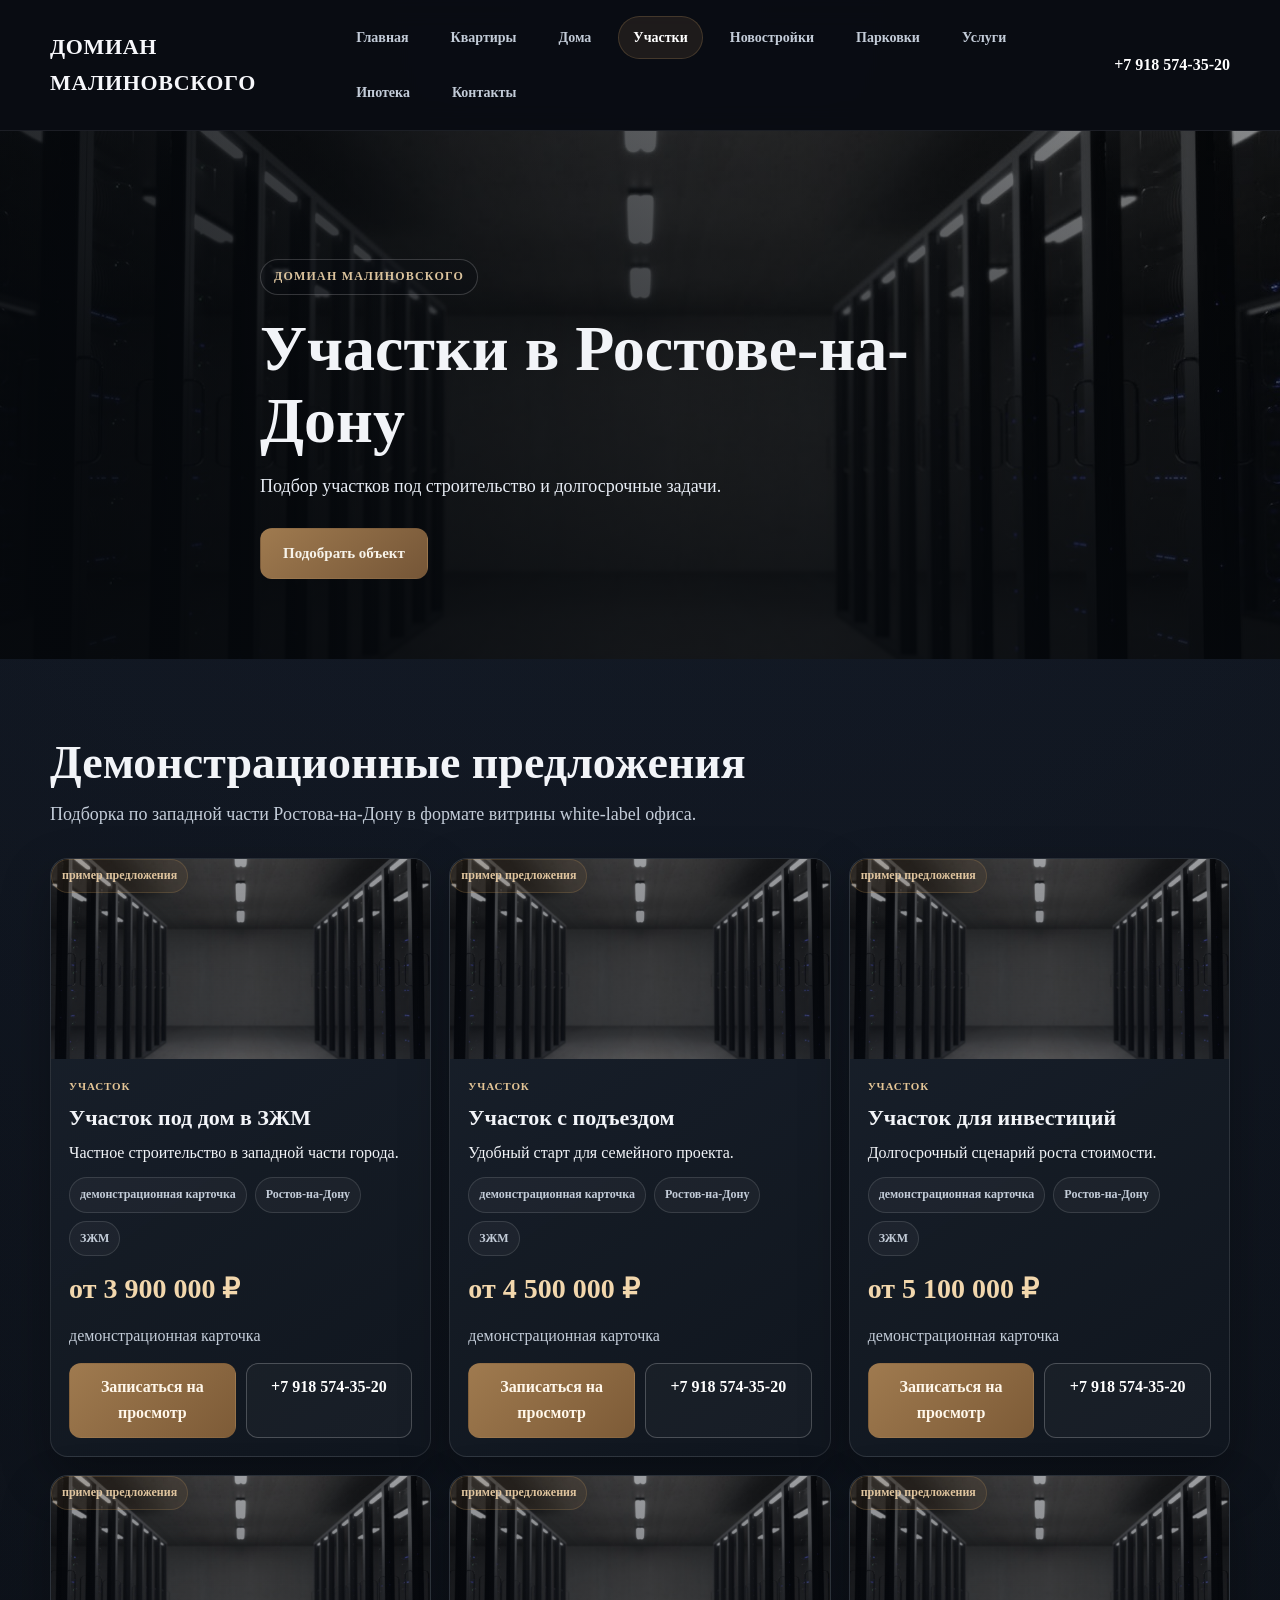
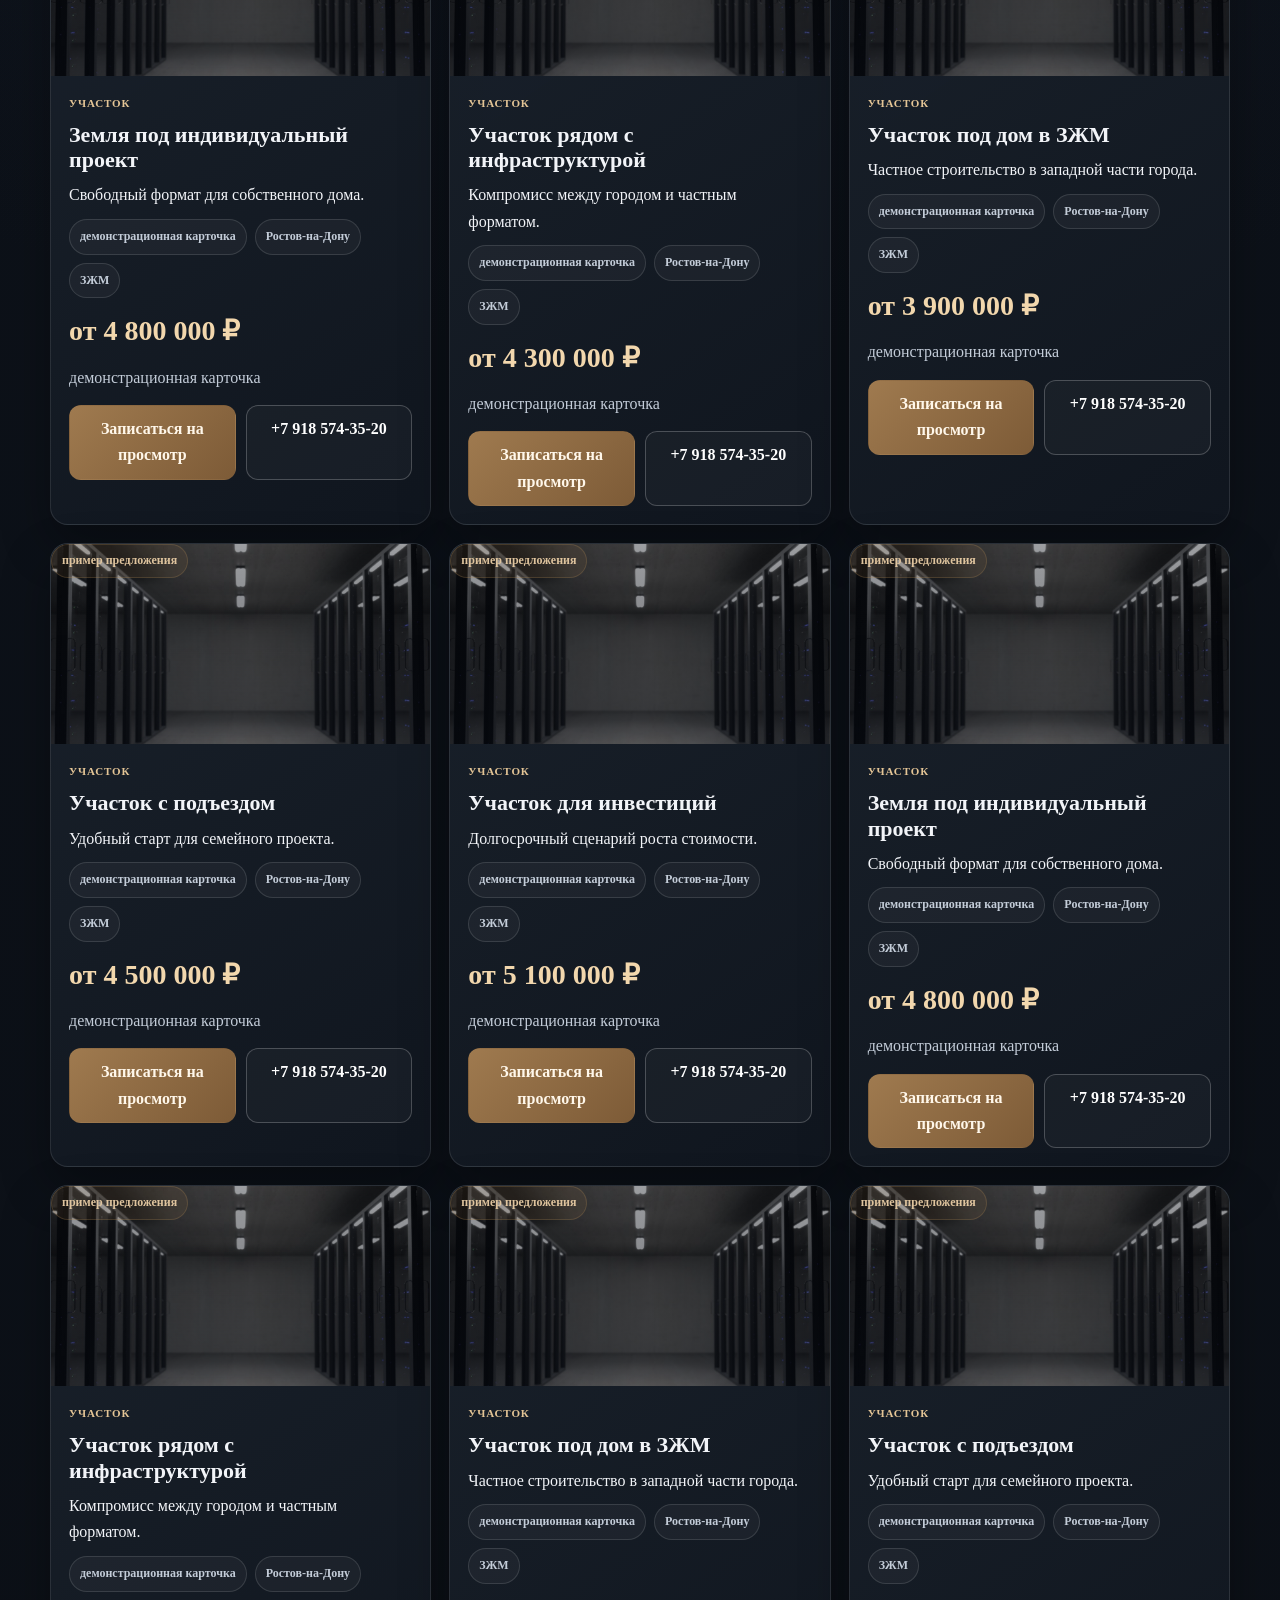
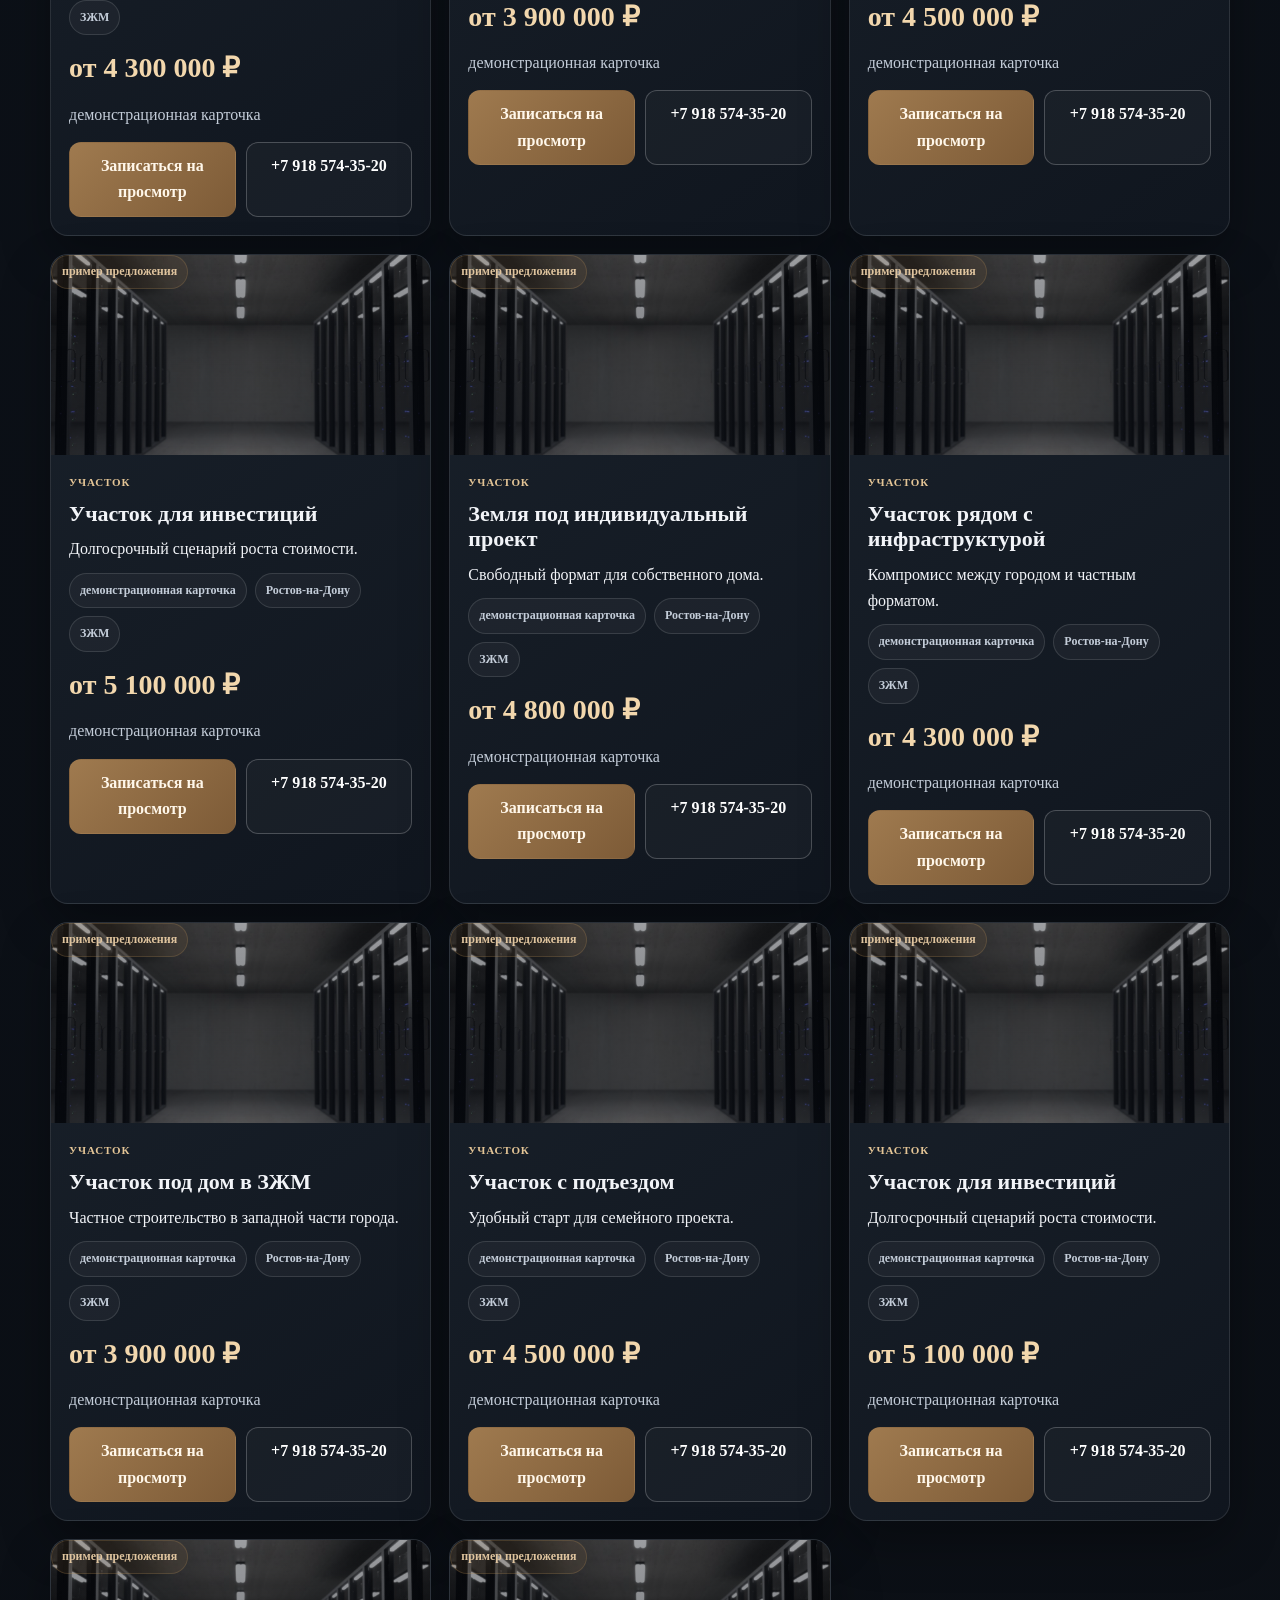
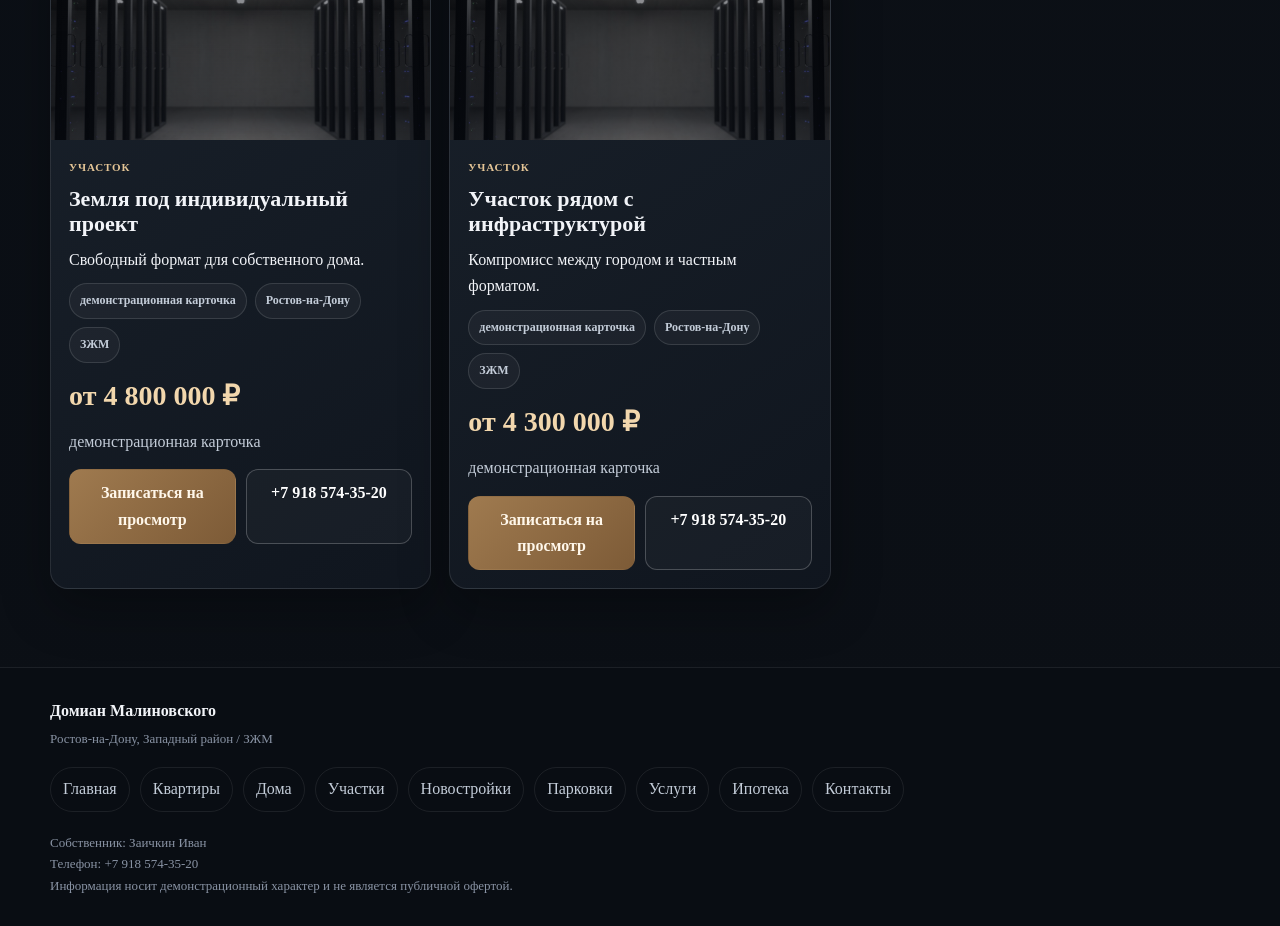
<file: lands.html>
<!doctype html><html lang='ru'><head><meta charset='UTF-8'><meta name='viewport' content='width=device-width,initial-scale=1'><title>Участки — Домиан Малиновского</title><meta name='description' content='Подбор участков в Ростове-на-Дону.'><link rel='stylesheet' href='assets/css/demo-malinovskogo.css'></head><body class='page-lands'><header class='site-header'><div class='container site-header__row'><a class='logo' href='index.html'>Домиан Малиновского</a><nav class='nav' aria-label='Основная навигация'><a href='index.html'>Главная</a><a href='apartments.html'>Квартиры</a><a href='houses.html'>Дома</a><a class='active' href='lands.html'>Участки</a><a href='newbuilds.html'>Новостройки</a><a href='parkings.html'>Парковки</a><a href='services.html'>Услуги</a><a href='mortgage.html'>Ипотека</a><a href='contacts.html'>Контакты</a></nav><a class='contact' href='tel:+79185743520'>+7 918 574-35-20</a></div></header><main><section class='page-hero hero-cover hero-cover--compact'><div class='container page-hero__content hero-cover__content'><span class='eyebrow'>Домиан Малиновского</span><h1>Участки в Ростове-на-Дону</h1><p class='lead'>Подбор участков под строительство и долгосрочные задачи.</p><div class='btn-row'><a class='btn' href='tel:+79185743520'>Подобрать объект</a></div></div></section><section class='section'><div class='container'><div class='section-header'><h2>Демонстрационные предложения</h2><p class='lead'>Подборка по западной части Ростова-на-Дону в формате витрины white-label офиса.</p></div><div class='demo-property-grid'><article class='demo-property-card' data-demo-card='1'><div class='demo-property-card__media' style="background-image:linear-gradient(rgba(8,12,20,.40),rgba(8,12,20,.62)),url('assets/images/local/pexels-325229.jpg');"><span class='demo-property-card__badge'>пример предложения</span></div><div class='demo-property-card__body'><div class='demo-property-card__type'>УЧАСТОК</div><h3 class='demo-property-card__title'>Участок под дом в ЗЖМ</h3><p>Частное строительство в западной части города.</p><div class='demo-property-card__features'><span>демонстрационная карточка</span><span>Ростов-на-Дону</span><span>ЗЖМ</span></div><div class='demo-property-card__price'>от 3 900 000 ₽</div><div class='demo-property-card__description'>демонстрационная карточка</div><div class='demo-property-card__actions'><a class='demo-property-card__btn demo-property-card__btn--primary' href='tel:+79185743520'>Записаться на просмотр</a><a class='demo-property-card__btn demo-property-card__btn--phone' href='tel:+79185743520'>+7 918 574-35-20</a></div></div></article><article class='demo-property-card' data-demo-card='2'><div class='demo-property-card__media' style="background-image:linear-gradient(rgba(8,12,20,.40),rgba(8,12,20,.62)),url('assets/images/local/pexels-325229.jpg');"><span class='demo-property-card__badge'>пример предложения</span></div><div class='demo-property-card__body'><div class='demo-property-card__type'>УЧАСТОК</div><h3 class='demo-property-card__title'>Участок с подъездом</h3><p>Удобный старт для семейного проекта.</p><div class='demo-property-card__features'><span>демонстрационная карточка</span><span>Ростов-на-Дону</span><span>ЗЖМ</span></div><div class='demo-property-card__price'>от 4 500 000 ₽</div><div class='demo-property-card__description'>демонстрационная карточка</div><div class='demo-property-card__actions'><a class='demo-property-card__btn demo-property-card__btn--primary' href='tel:+79185743520'>Записаться на просмотр</a><a class='demo-property-card__btn demo-property-card__btn--phone' href='tel:+79185743520'>+7 918 574-35-20</a></div></div></article><article class='demo-property-card' data-demo-card='3'><div class='demo-property-card__media' style="background-image:linear-gradient(rgba(8,12,20,.40),rgba(8,12,20,.62)),url('assets/images/local/pexels-325229.jpg');"><span class='demo-property-card__badge'>пример предложения</span></div><div class='demo-property-card__body'><div class='demo-property-card__type'>УЧАСТОК</div><h3 class='demo-property-card__title'>Участок для инвестиций</h3><p>Долгосрочный сценарий роста стоимости.</p><div class='demo-property-card__features'><span>демонстрационная карточка</span><span>Ростов-на-Дону</span><span>ЗЖМ</span></div><div class='demo-property-card__price'>от 5 100 000 ₽</div><div class='demo-property-card__description'>демонстрационная карточка</div><div class='demo-property-card__actions'><a class='demo-property-card__btn demo-property-card__btn--primary' href='tel:+79185743520'>Записаться на просмотр</a><a class='demo-property-card__btn demo-property-card__btn--phone' href='tel:+79185743520'>+7 918 574-35-20</a></div></div></article><article class='demo-property-card' data-demo-card='4'><div class='demo-property-card__media' style="background-image:linear-gradient(rgba(8,12,20,.40),rgba(8,12,20,.62)),url('assets/images/local/pexels-325229.jpg');"><span class='demo-property-card__badge'>пример предложения</span></div><div class='demo-property-card__body'><div class='demo-property-card__type'>УЧАСТОК</div><h3 class='demo-property-card__title'>Земля под индивидуальный проект</h3><p>Свободный формат для собственного дома.</p><div class='demo-property-card__features'><span>демонстрационная карточка</span><span>Ростов-на-Дону</span><span>ЗЖМ</span></div><div class='demo-property-card__price'>от 4 800 000 ₽</div><div class='demo-property-card__description'>демонстрационная карточка</div><div class='demo-property-card__actions'><a class='demo-property-card__btn demo-property-card__btn--primary' href='tel:+79185743520'>Записаться на просмотр</a><a class='demo-property-card__btn demo-property-card__btn--phone' href='tel:+79185743520'>+7 918 574-35-20</a></div></div></article><article class='demo-property-card' data-demo-card='5'><div class='demo-property-card__media' style="background-image:linear-gradient(rgba(8,12,20,.40),rgba(8,12,20,.62)),url('assets/images/local/pexels-325229.jpg');"><span class='demo-property-card__badge'>пример предложения</span></div><div class='demo-property-card__body'><div class='demo-property-card__type'>УЧАСТОК</div><h3 class='demo-property-card__title'>Участок рядом с инфраструктурой</h3><p>Компромисс между городом и частным форматом.</p><div class='demo-property-card__features'><span>демонстрационная карточка</span><span>Ростов-на-Дону</span><span>ЗЖМ</span></div><div class='demo-property-card__price'>от 4 300 000 ₽</div><div class='demo-property-card__description'>демонстрационная карточка</div><div class='demo-property-card__actions'><a class='demo-property-card__btn demo-property-card__btn--primary' href='tel:+79185743520'>Записаться на просмотр</a><a class='demo-property-card__btn demo-property-card__btn--phone' href='tel:+79185743520'>+7 918 574-35-20</a></div></div></article><article class='demo-property-card' data-demo-card='6'><div class='demo-property-card__media' style="background-image:linear-gradient(rgba(8,12,20,.40),rgba(8,12,20,.62)),url('assets/images/local/pexels-325229.jpg');"><span class='demo-property-card__badge'>пример предложения</span></div><div class='demo-property-card__body'><div class='demo-property-card__type'>УЧАСТОК</div><h3 class='demo-property-card__title'>Участок под дом в ЗЖМ</h3><p>Частное строительство в западной части города.</p><div class='demo-property-card__features'><span>демонстрационная карточка</span><span>Ростов-на-Дону</span><span>ЗЖМ</span></div><div class='demo-property-card__price'>от 3 900 000 ₽</div><div class='demo-property-card__description'>демонстрационная карточка</div><div class='demo-property-card__actions'><a class='demo-property-card__btn demo-property-card__btn--primary' href='tel:+79185743520'>Записаться на просмотр</a><a class='demo-property-card__btn demo-property-card__btn--phone' href='tel:+79185743520'>+7 918 574-35-20</a></div></div></article><article class='demo-property-card' data-demo-card='7'><div class='demo-property-card__media' style="background-image:linear-gradient(rgba(8,12,20,.40),rgba(8,12,20,.62)),url('assets/images/local/pexels-325229.jpg');"><span class='demo-property-card__badge'>пример предложения</span></div><div class='demo-property-card__body'><div class='demo-property-card__type'>УЧАСТОК</div><h3 class='demo-property-card__title'>Участок с подъездом</h3><p>Удобный старт для семейного проекта.</p><div class='demo-property-card__features'><span>демонстрационная карточка</span><span>Ростов-на-Дону</span><span>ЗЖМ</span></div><div class='demo-property-card__price'>от 4 500 000 ₽</div><div class='demo-property-card__description'>демонстрационная карточка</div><div class='demo-property-card__actions'><a class='demo-property-card__btn demo-property-card__btn--primary' href='tel:+79185743520'>Записаться на просмотр</a><a class='demo-property-card__btn demo-property-card__btn--phone' href='tel:+79185743520'>+7 918 574-35-20</a></div></div></article><article class='demo-property-card' data-demo-card='8'><div class='demo-property-card__media' style="background-image:linear-gradient(rgba(8,12,20,.40),rgba(8,12,20,.62)),url('assets/images/local/pexels-325229.jpg');"><span class='demo-property-card__badge'>пример предложения</span></div><div class='demo-property-card__body'><div class='demo-property-card__type'>УЧАСТОК</div><h3 class='demo-property-card__title'>Участок для инвестиций</h3><p>Долгосрочный сценарий роста стоимости.</p><div class='demo-property-card__features'><span>демонстрационная карточка</span><span>Ростов-на-Дону</span><span>ЗЖМ</span></div><div class='demo-property-card__price'>от 5 100 000 ₽</div><div class='demo-property-card__description'>демонстрационная карточка</div><div class='demo-property-card__actions'><a class='demo-property-card__btn demo-property-card__btn--primary' href='tel:+79185743520'>Записаться на просмотр</a><a class='demo-property-card__btn demo-property-card__btn--phone' href='tel:+79185743520'>+7 918 574-35-20</a></div></div></article><article class='demo-property-card' data-demo-card='9'><div class='demo-property-card__media' style="background-image:linear-gradient(rgba(8,12,20,.40),rgba(8,12,20,.62)),url('assets/images/local/pexels-325229.jpg');"><span class='demo-property-card__badge'>пример предложения</span></div><div class='demo-property-card__body'><div class='demo-property-card__type'>УЧАСТОК</div><h3 class='demo-property-card__title'>Земля под индивидуальный проект</h3><p>Свободный формат для собственного дома.</p><div class='demo-property-card__features'><span>демонстрационная карточка</span><span>Ростов-на-Дону</span><span>ЗЖМ</span></div><div class='demo-property-card__price'>от 4 800 000 ₽</div><div class='demo-property-card__description'>демонстрационная карточка</div><div class='demo-property-card__actions'><a class='demo-property-card__btn demo-property-card__btn--primary' href='tel:+79185743520'>Записаться на просмотр</a><a class='demo-property-card__btn demo-property-card__btn--phone' href='tel:+79185743520'>+7 918 574-35-20</a></div></div></article><article class='demo-property-card' data-demo-card='10'><div class='demo-property-card__media' style="background-image:linear-gradient(rgba(8,12,20,.40),rgba(8,12,20,.62)),url('assets/images/local/pexels-325229.jpg');"><span class='demo-property-card__badge'>пример предложения</span></div><div class='demo-property-card__body'><div class='demo-property-card__type'>УЧАСТОК</div><h3 class='demo-property-card__title'>Участок рядом с инфраструктурой</h3><p>Компромисс между городом и частным форматом.</p><div class='demo-property-card__features'><span>демонстрационная карточка</span><span>Ростов-на-Дону</span><span>ЗЖМ</span></div><div class='demo-property-card__price'>от 4 300 000 ₽</div><div class='demo-property-card__description'>демонстрационная карточка</div><div class='demo-property-card__actions'><a class='demo-property-card__btn demo-property-card__btn--primary' href='tel:+79185743520'>Записаться на просмотр</a><a class='demo-property-card__btn demo-property-card__btn--phone' href='tel:+79185743520'>+7 918 574-35-20</a></div></div></article><article class='demo-property-card' data-demo-card='11'><div class='demo-property-card__media' style="background-image:linear-gradient(rgba(8,12,20,.40),rgba(8,12,20,.62)),url('assets/images/local/pexels-325229.jpg');"><span class='demo-property-card__badge'>пример предложения</span></div><div class='demo-property-card__body'><div class='demo-property-card__type'>УЧАСТОК</div><h3 class='demo-property-card__title'>Участок под дом в ЗЖМ</h3><p>Частное строительство в западной части города.</p><div class='demo-property-card__features'><span>демонстрационная карточка</span><span>Ростов-на-Дону</span><span>ЗЖМ</span></div><div class='demo-property-card__price'>от 3 900 000 ₽</div><div class='demo-property-card__description'>демонстрационная карточка</div><div class='demo-property-card__actions'><a class='demo-property-card__btn demo-property-card__btn--primary' href='tel:+79185743520'>Записаться на просмотр</a><a class='demo-property-card__btn demo-property-card__btn--phone' href='tel:+79185743520'>+7 918 574-35-20</a></div></div></article><article class='demo-property-card' data-demo-card='12'><div class='demo-property-card__media' style="background-image:linear-gradient(rgba(8,12,20,.40),rgba(8,12,20,.62)),url('assets/images/local/pexels-325229.jpg');"><span class='demo-property-card__badge'>пример предложения</span></div><div class='demo-property-card__body'><div class='demo-property-card__type'>УЧАСТОК</div><h3 class='demo-property-card__title'>Участок с подъездом</h3><p>Удобный старт для семейного проекта.</p><div class='demo-property-card__features'><span>демонстрационная карточка</span><span>Ростов-на-Дону</span><span>ЗЖМ</span></div><div class='demo-property-card__price'>от 4 500 000 ₽</div><div class='demo-property-card__description'>демонстрационная карточка</div><div class='demo-property-card__actions'><a class='demo-property-card__btn demo-property-card__btn--primary' href='tel:+79185743520'>Записаться на просмотр</a><a class='demo-property-card__btn demo-property-card__btn--phone' href='tel:+79185743520'>+7 918 574-35-20</a></div></div></article><article class='demo-property-card' data-demo-card='13'><div class='demo-property-card__media' style="background-image:linear-gradient(rgba(8,12,20,.40),rgba(8,12,20,.62)),url('assets/images/local/pexels-325229.jpg');"><span class='demo-property-card__badge'>пример предложения</span></div><div class='demo-property-card__body'><div class='demo-property-card__type'>УЧАСТОК</div><h3 class='demo-property-card__title'>Участок для инвестиций</h3><p>Долгосрочный сценарий роста стоимости.</p><div class='demo-property-card__features'><span>демонстрационная карточка</span><span>Ростов-на-Дону</span><span>ЗЖМ</span></div><div class='demo-property-card__price'>от 5 100 000 ₽</div><div class='demo-property-card__description'>демонстрационная карточка</div><div class='demo-property-card__actions'><a class='demo-property-card__btn demo-property-card__btn--primary' href='tel:+79185743520'>Записаться на просмотр</a><a class='demo-property-card__btn demo-property-card__btn--phone' href='tel:+79185743520'>+7 918 574-35-20</a></div></div></article><article class='demo-property-card' data-demo-card='14'><div class='demo-property-card__media' style="background-image:linear-gradient(rgba(8,12,20,.40),rgba(8,12,20,.62)),url('assets/images/local/pexels-325229.jpg');"><span class='demo-property-card__badge'>пример предложения</span></div><div class='demo-property-card__body'><div class='demo-property-card__type'>УЧАСТОК</div><h3 class='demo-property-card__title'>Земля под индивидуальный проект</h3><p>Свободный формат для собственного дома.</p><div class='demo-property-card__features'><span>демонстрационная карточка</span><span>Ростов-на-Дону</span><span>ЗЖМ</span></div><div class='demo-property-card__price'>от 4 800 000 ₽</div><div class='demo-property-card__description'>демонстрационная карточка</div><div class='demo-property-card__actions'><a class='demo-property-card__btn demo-property-card__btn--primary' href='tel:+79185743520'>Записаться на просмотр</a><a class='demo-property-card__btn demo-property-card__btn--phone' href='tel:+79185743520'>+7 918 574-35-20</a></div></div></article><article class='demo-property-card' data-demo-card='15'><div class='demo-property-card__media' style="background-image:linear-gradient(rgba(8,12,20,.40),rgba(8,12,20,.62)),url('assets/images/local/pexels-325229.jpg');"><span class='demo-property-card__badge'>пример предложения</span></div><div class='demo-property-card__body'><div class='demo-property-card__type'>УЧАСТОК</div><h3 class='demo-property-card__title'>Участок рядом с инфраструктурой</h3><p>Компромисс между городом и частным форматом.</p><div class='demo-property-card__features'><span>демонстрационная карточка</span><span>Ростов-на-Дону</span><span>ЗЖМ</span></div><div class='demo-property-card__price'>от 4 300 000 ₽</div><div class='demo-property-card__description'>демонстрационная карточка</div><div class='demo-property-card__actions'><a class='demo-property-card__btn demo-property-card__btn--primary' href='tel:+79185743520'>Записаться на просмотр</a><a class='demo-property-card__btn demo-property-card__btn--phone' href='tel:+79185743520'>+7 918 574-35-20</a></div></div></article><article class='demo-property-card' data-demo-card='16'><div class='demo-property-card__media' style="background-image:linear-gradient(rgba(8,12,20,.40),rgba(8,12,20,.62)),url('assets/images/local/pexels-325229.jpg');"><span class='demo-property-card__badge'>пример предложения</span></div><div class='demo-property-card__body'><div class='demo-property-card__type'>УЧАСТОК</div><h3 class='demo-property-card__title'>Участок под дом в ЗЖМ</h3><p>Частное строительство в западной части города.</p><div class='demo-property-card__features'><span>демонстрационная карточка</span><span>Ростов-на-Дону</span><span>ЗЖМ</span></div><div class='demo-property-card__price'>от 3 900 000 ₽</div><div class='demo-property-card__description'>демонстрационная карточка</div><div class='demo-property-card__actions'><a class='demo-property-card__btn demo-property-card__btn--primary' href='tel:+79185743520'>Записаться на просмотр</a><a class='demo-property-card__btn demo-property-card__btn--phone' href='tel:+79185743520'>+7 918 574-35-20</a></div></div></article><article class='demo-property-card' data-demo-card='17'><div class='demo-property-card__media' style="background-image:linear-gradient(rgba(8,12,20,.40),rgba(8,12,20,.62)),url('assets/images/local/pexels-325229.jpg');"><span class='demo-property-card__badge'>пример предложения</span></div><div class='demo-property-card__body'><div class='demo-property-card__type'>УЧАСТОК</div><h3 class='demo-property-card__title'>Участок с подъездом</h3><p>Удобный старт для семейного проекта.</p><div class='demo-property-card__features'><span>демонстрационная карточка</span><span>Ростов-на-Дону</span><span>ЗЖМ</span></div><div class='demo-property-card__price'>от 4 500 000 ₽</div><div class='demo-property-card__description'>демонстрационная карточка</div><div class='demo-property-card__actions'><a class='demo-property-card__btn demo-property-card__btn--primary' href='tel:+79185743520'>Записаться на просмотр</a><a class='demo-property-card__btn demo-property-card__btn--phone' href='tel:+79185743520'>+7 918 574-35-20</a></div></div></article><article class='demo-property-card' data-demo-card='18'><div class='demo-property-card__media' style="background-image:linear-gradient(rgba(8,12,20,.40),rgba(8,12,20,.62)),url('assets/images/local/pexels-325229.jpg');"><span class='demo-property-card__badge'>пример предложения</span></div><div class='demo-property-card__body'><div class='demo-property-card__type'>УЧАСТОК</div><h3 class='demo-property-card__title'>Участок для инвестиций</h3><p>Долгосрочный сценарий роста стоимости.</p><div class='demo-property-card__features'><span>демонстрационная карточка</span><span>Ростов-на-Дону</span><span>ЗЖМ</span></div><div class='demo-property-card__price'>от 5 100 000 ₽</div><div class='demo-property-card__description'>демонстрационная карточка</div><div class='demo-property-card__actions'><a class='demo-property-card__btn demo-property-card__btn--primary' href='tel:+79185743520'>Записаться на просмотр</a><a class='demo-property-card__btn demo-property-card__btn--phone' href='tel:+79185743520'>+7 918 574-35-20</a></div></div></article><article class='demo-property-card' data-demo-card='19'><div class='demo-property-card__media' style="background-image:linear-gradient(rgba(8,12,20,.40),rgba(8,12,20,.62)),url('assets/images/local/pexels-325229.jpg');"><span class='demo-property-card__badge'>пример предложения</span></div><div class='demo-property-card__body'><div class='demo-property-card__type'>УЧАСТОК</div><h3 class='demo-property-card__title'>Земля под индивидуальный проект</h3><p>Свободный формат для собственного дома.</p><div class='demo-property-card__features'><span>демонстрационная карточка</span><span>Ростов-на-Дону</span><span>ЗЖМ</span></div><div class='demo-property-card__price'>от 4 800 000 ₽</div><div class='demo-property-card__description'>демонстрационная карточка</div><div class='demo-property-card__actions'><a class='demo-property-card__btn demo-property-card__btn--primary' href='tel:+79185743520'>Записаться на просмотр</a><a class='demo-property-card__btn demo-property-card__btn--phone' href='tel:+79185743520'>+7 918 574-35-20</a></div></div></article><article class='demo-property-card' data-demo-card='20'><div class='demo-property-card__media' style="background-image:linear-gradient(rgba(8,12,20,.40),rgba(8,12,20,.62)),url('assets/images/local/pexels-325229.jpg');"><span class='demo-property-card__badge'>пример предложения</span></div><div class='demo-property-card__body'><div class='demo-property-card__type'>УЧАСТОК</div><h3 class='demo-property-card__title'>Участок рядом с инфраструктурой</h3><p>Компромисс между городом и частным форматом.</p><div class='demo-property-card__features'><span>демонстрационная карточка</span><span>Ростов-на-Дону</span><span>ЗЖМ</span></div><div class='demo-property-card__price'>от 4 300 000 ₽</div><div class='demo-property-card__description'>демонстрационная карточка</div><div class='demo-property-card__actions'><a class='demo-property-card__btn demo-property-card__btn--primary' href='tel:+79185743520'>Записаться на просмотр</a><a class='demo-property-card__btn demo-property-card__btn--phone' href='tel:+79185743520'>+7 918 574-35-20</a></div></div></article></div></div></section></main><footer class='footer'><div class='container footer__row'><div><strong>Домиан Малиновского</strong><br><span class='small'>Ростов-на-Дону, Западный район / ЗЖМ</span><div class='other-links'><a href='index.html'>Главная</a><a href='apartments.html'>Квартиры</a><a href='houses.html'>Дома</a><a href='lands.html'>Участки</a><a href='newbuilds.html'>Новостройки</a><a href='parkings.html'>Парковки</a><a href='services.html'>Услуги</a><a href='mortgage.html'>Ипотека</a><a href='contacts.html'>Контакты</a></div></div><div class='small'>Собственник: Заичкин Иван<br>Телефон: <a href='tel:+79185743520'>+7 918 574-35-20</a><br>Информация носит демонстрационный характер и не является публичной офертой.</div></div></footer></body></html>
</file>
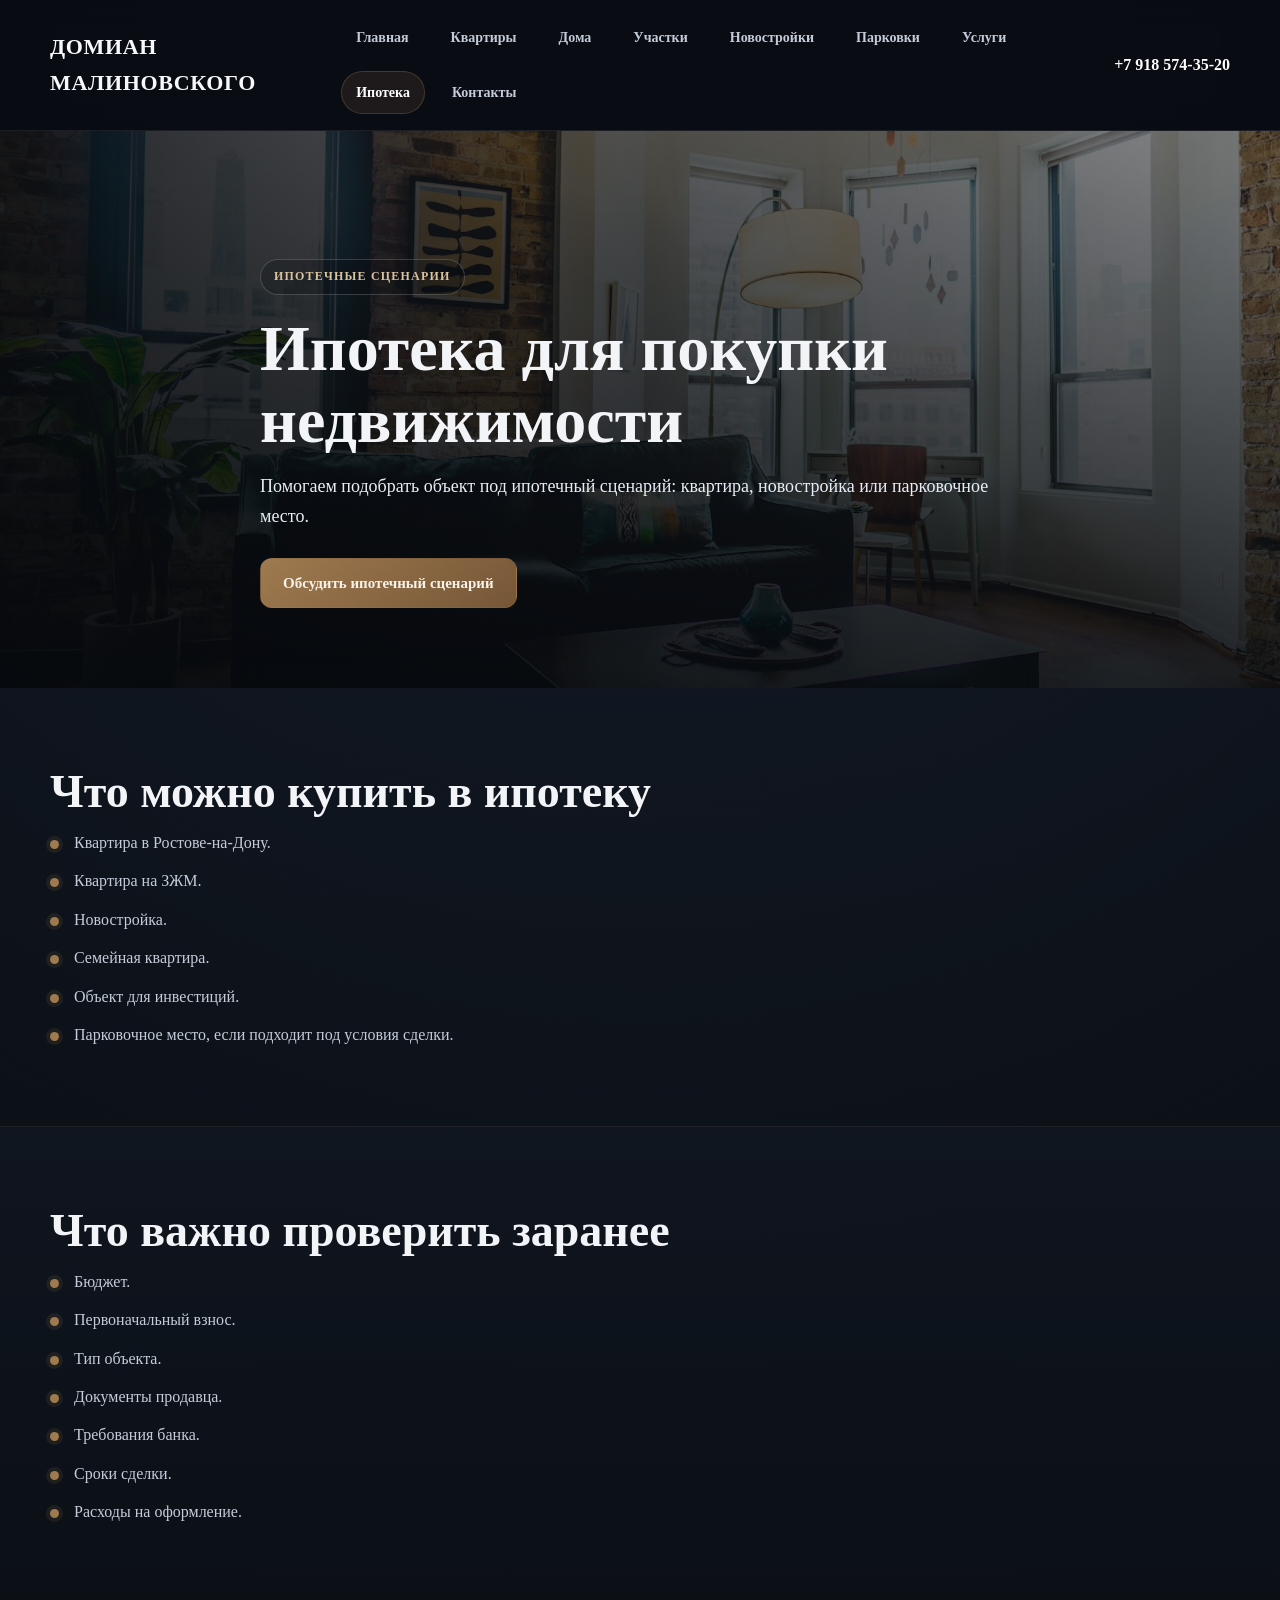
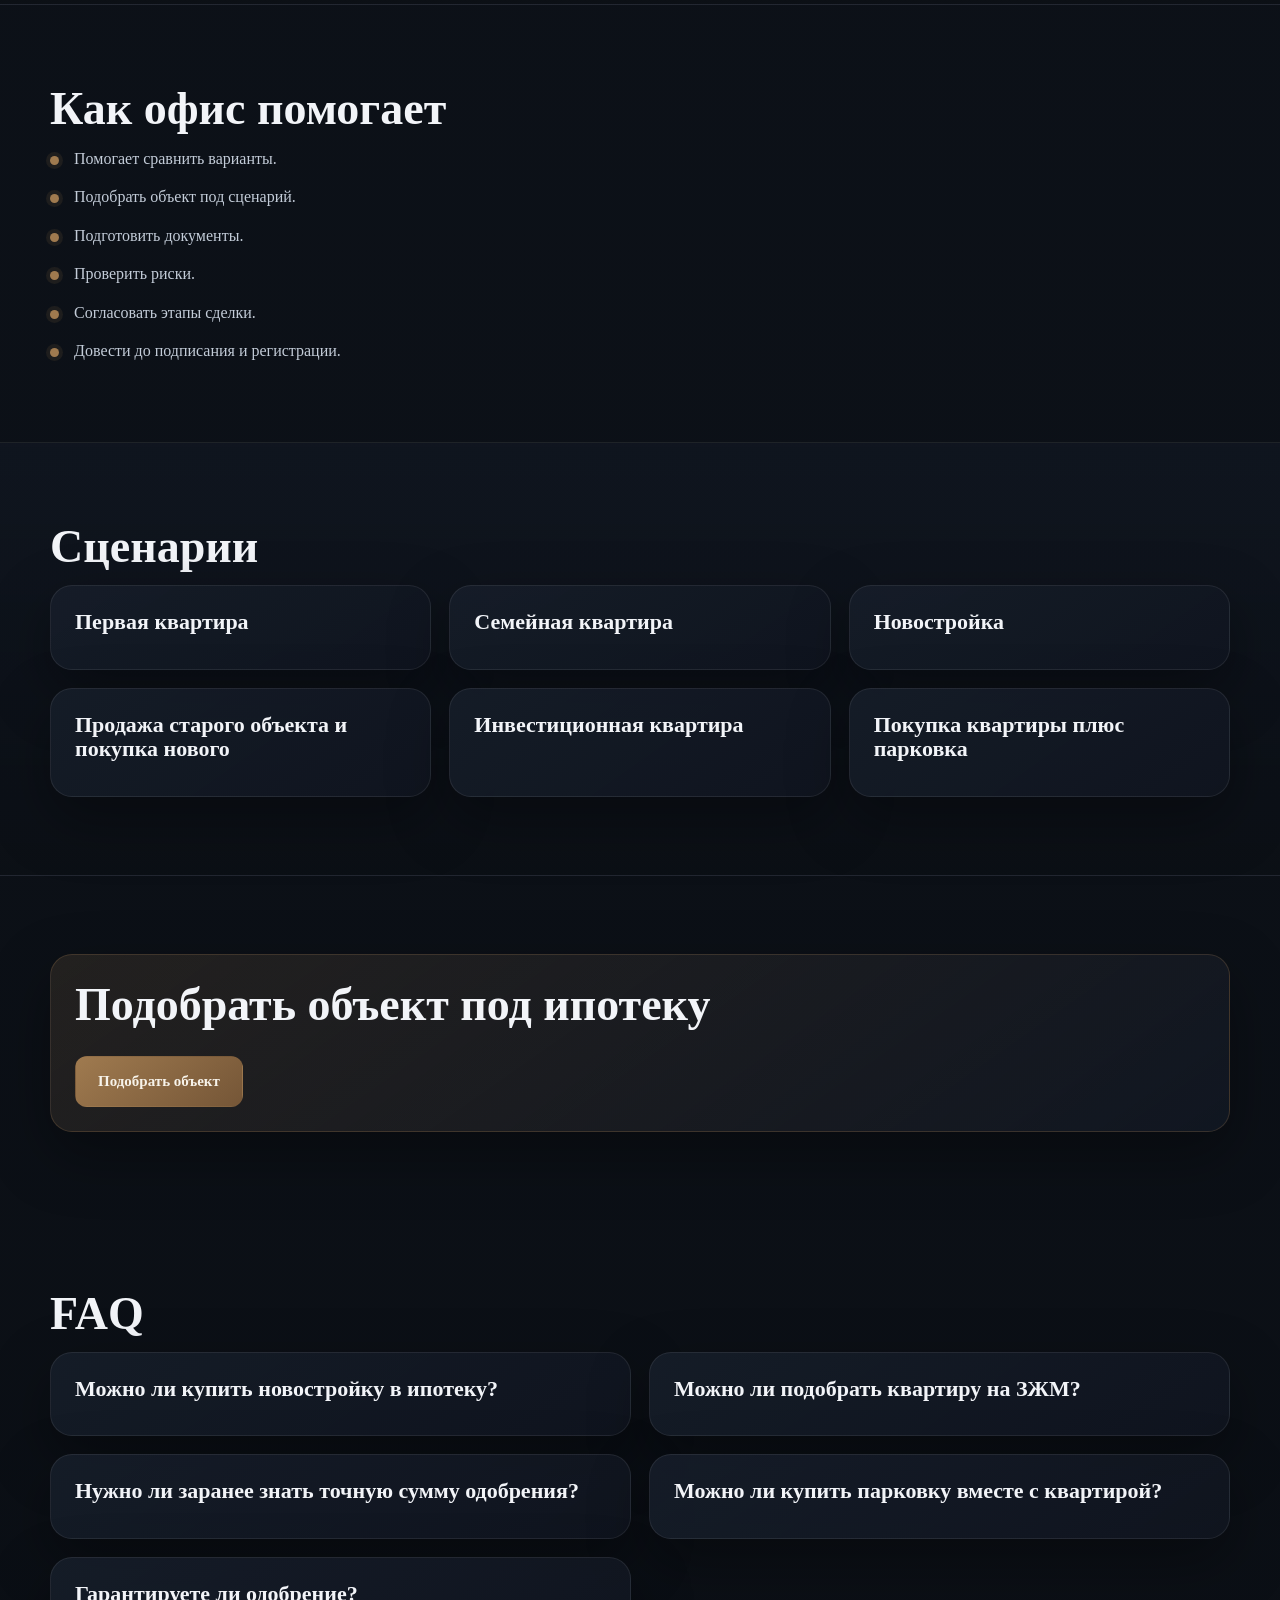
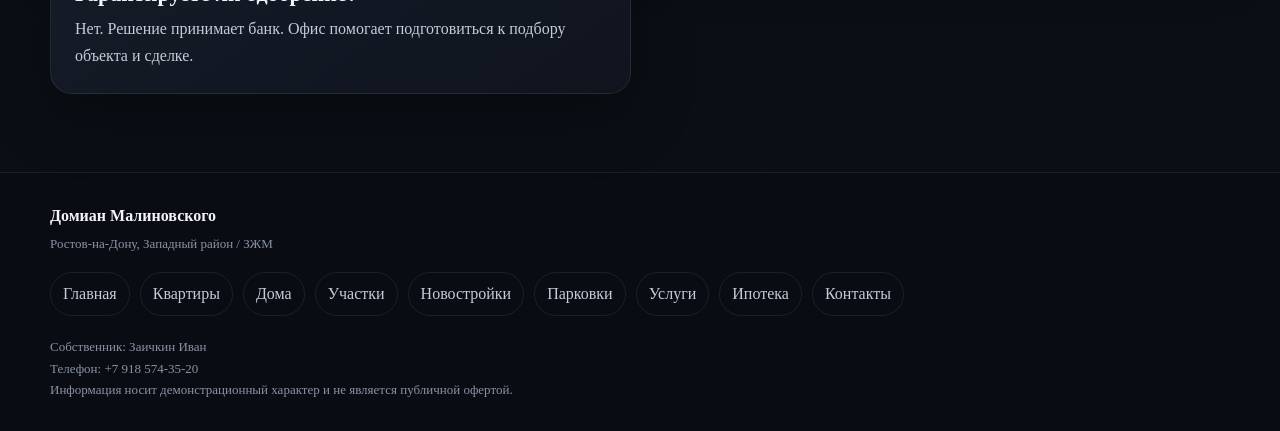
<file: mortgage.html>
<!doctype html><html lang='ru'><head><meta charset='UTF-8'><meta name='viewport' content='width=device-width,initial-scale=1'><title>Ипотека — Домиан Малиновского</title><meta name='description' content='Ипотечные сценарии покупки недвижимости в Ростове-на-Дону.'><link rel='stylesheet' href='assets/css/demo-malinovskogo.css'></head><body class='page-mortgage'><header class='site-header'><div class='container site-header__row'><a class='logo' href='index.html'>Домиан Малиновского</a><nav class='nav' aria-label='Основная навигация'><a href='index.html'>Главная</a><a href='apartments.html'>Квартиры</a><a href='houses.html'>Дома</a><a href='lands.html'>Участки</a><a href='newbuilds.html'>Новостройки</a><a href='parkings.html'>Парковки</a><a href='services.html'>Услуги</a><a class='active' href='mortgage.html'>Ипотека</a><a href='contacts.html'>Контакты</a></nav><a class='contact' href='tel:+79185743520'>+7 918 574-35-20</a></div></header><main><section class='page-hero hero-cover hero-cover--compact'><div class='container page-hero__content hero-cover__content'><span class='eyebrow'>Ипотечные сценарии</span><h1>Ипотека для покупки недвижимости</h1><p class='lead'>Помогаем подобрать объект под ипотечный сценарий: квартира, новостройка или парковочное место.</p><div class='btn-row'><a class='btn' href='tel:+79185743520'>Обсудить ипотечный сценарий</a></div></div></section><section class='section'><div class='container'><h2>Что можно купить в ипотеку</h2><ul class='check-list'><li>Квартира в Ростове-на-Дону.</li><li>Квартира на ЗЖМ.</li><li>Новостройка.</li><li>Семейная квартира.</li><li>Объект для инвестиций.</li><li>Парковочное место, если подходит под условия сделки.</li></ul></div></section><section class='section content-section'><div class='container'><h2>Что важно проверить заранее</h2><ul class='check-list'><li>Бюджет.</li><li>Первоначальный взнос.</li><li>Тип объекта.</li><li>Документы продавца.</li><li>Требования банка.</li><li>Сроки сделки.</li><li>Расходы на оформление.</li></ul></div></section><section class='section'><div class='container'><h2>Как офис помогает</h2><ul class='check-list'><li>Помогает сравнить варианты.</li><li>Подобрать объект под сценарий.</li><li>Подготовить документы.</li><li>Проверить риски.</li><li>Согласовать этапы сделки.</li><li>Довести до подписания и регистрации.</li></ul></div></section><section class='section content-section'><div class='container'><h2>Сценарии</h2><div class='grid grid-3'><article class='feature-card'><h3>Первая квартира</h3></article><article class='feature-card'><h3>Семейная квартира</h3></article><article class='feature-card'><h3>Новостройка</h3></article><article class='feature-card'><h3>Продажа старого объекта и покупка нового</h3></article><article class='feature-card'><h3>Инвестиционная квартира</h3></article><article class='feature-card'><h3>Покупка квартиры плюс парковка</h3></article></div></div></section><section class='section'><div class='container'><div class='callout'><h2>Подобрать объект под ипотеку</h2><div class='btn-row'><a class='btn' href='tel:+79185743520'>Подобрать объект</a></div></div></div></section><section class='section'><div class='container'><h2>FAQ</h2><div class='faq'><article class='faq-item'><h3>Можно ли купить новостройку в ипотеку?</h3></article><article class='faq-item'><h3>Можно ли подобрать квартиру на ЗЖМ?</h3></article><article class='faq-item'><h3>Нужно ли заранее знать точную сумму одобрения?</h3></article><article class='faq-item'><h3>Можно ли купить парковку вместе с квартирой?</h3></article><article class='faq-item'><h3>Гарантируете ли одобрение?</h3><p>Нет. Решение принимает банк. Офис помогает подготовиться к подбору объекта и сделке.</p></article></div></div></section></main><footer class='footer'><div class='container footer__row'><div><strong>Домиан Малиновского</strong><br><span class='small'>Ростов-на-Дону, Западный район / ЗЖМ</span><div class='other-links'><a href='index.html'>Главная</a><a href='apartments.html'>Квартиры</a><a href='houses.html'>Дома</a><a href='lands.html'>Участки</a><a href='newbuilds.html'>Новостройки</a><a href='parkings.html'>Парковки</a><a href='services.html'>Услуги</a><a href='mortgage.html'>Ипотека</a><a href='contacts.html'>Контакты</a></div></div><div class='small'>Собственник: Заичкин Иван<br>Телефон: <a href='tel:+79185743520'>+7 918 574-35-20</a><br>Информация носит демонстрационный характер и не является публичной офертой.</div></div></footer></body></html>
</file>
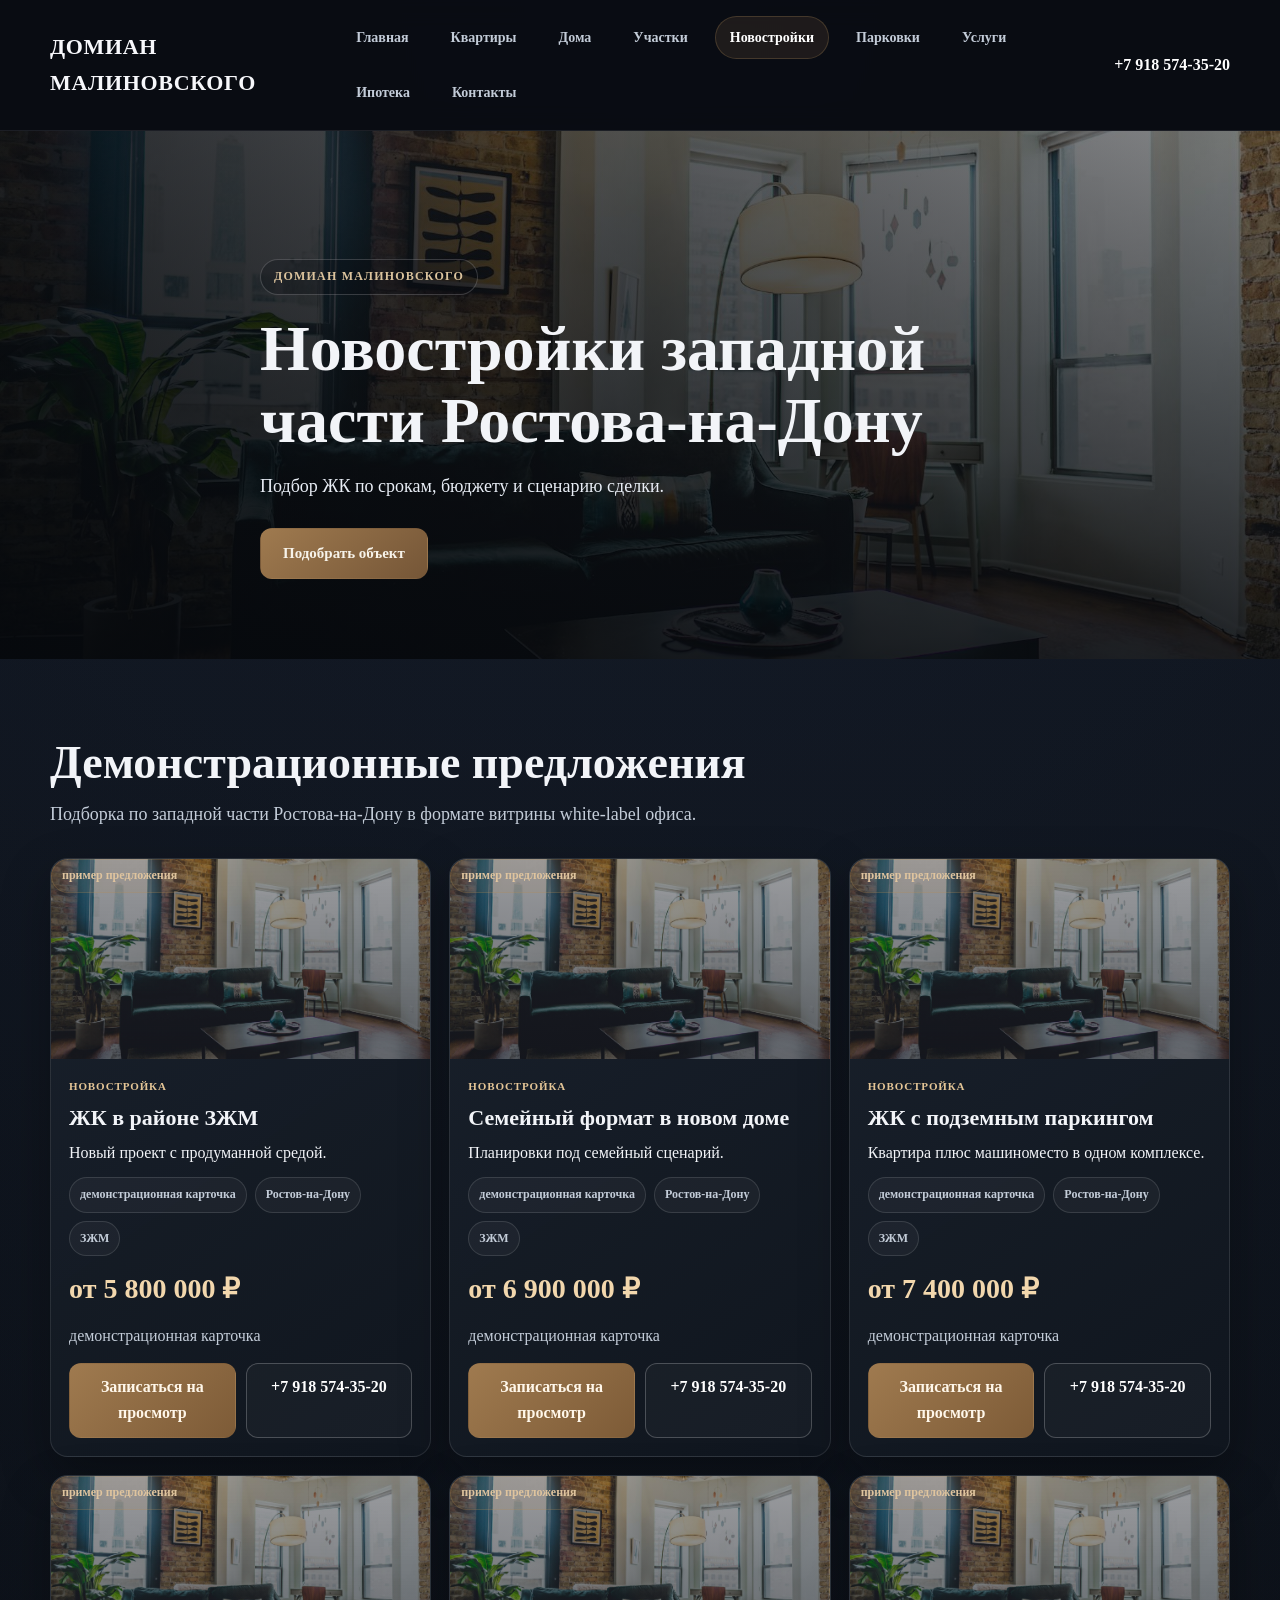
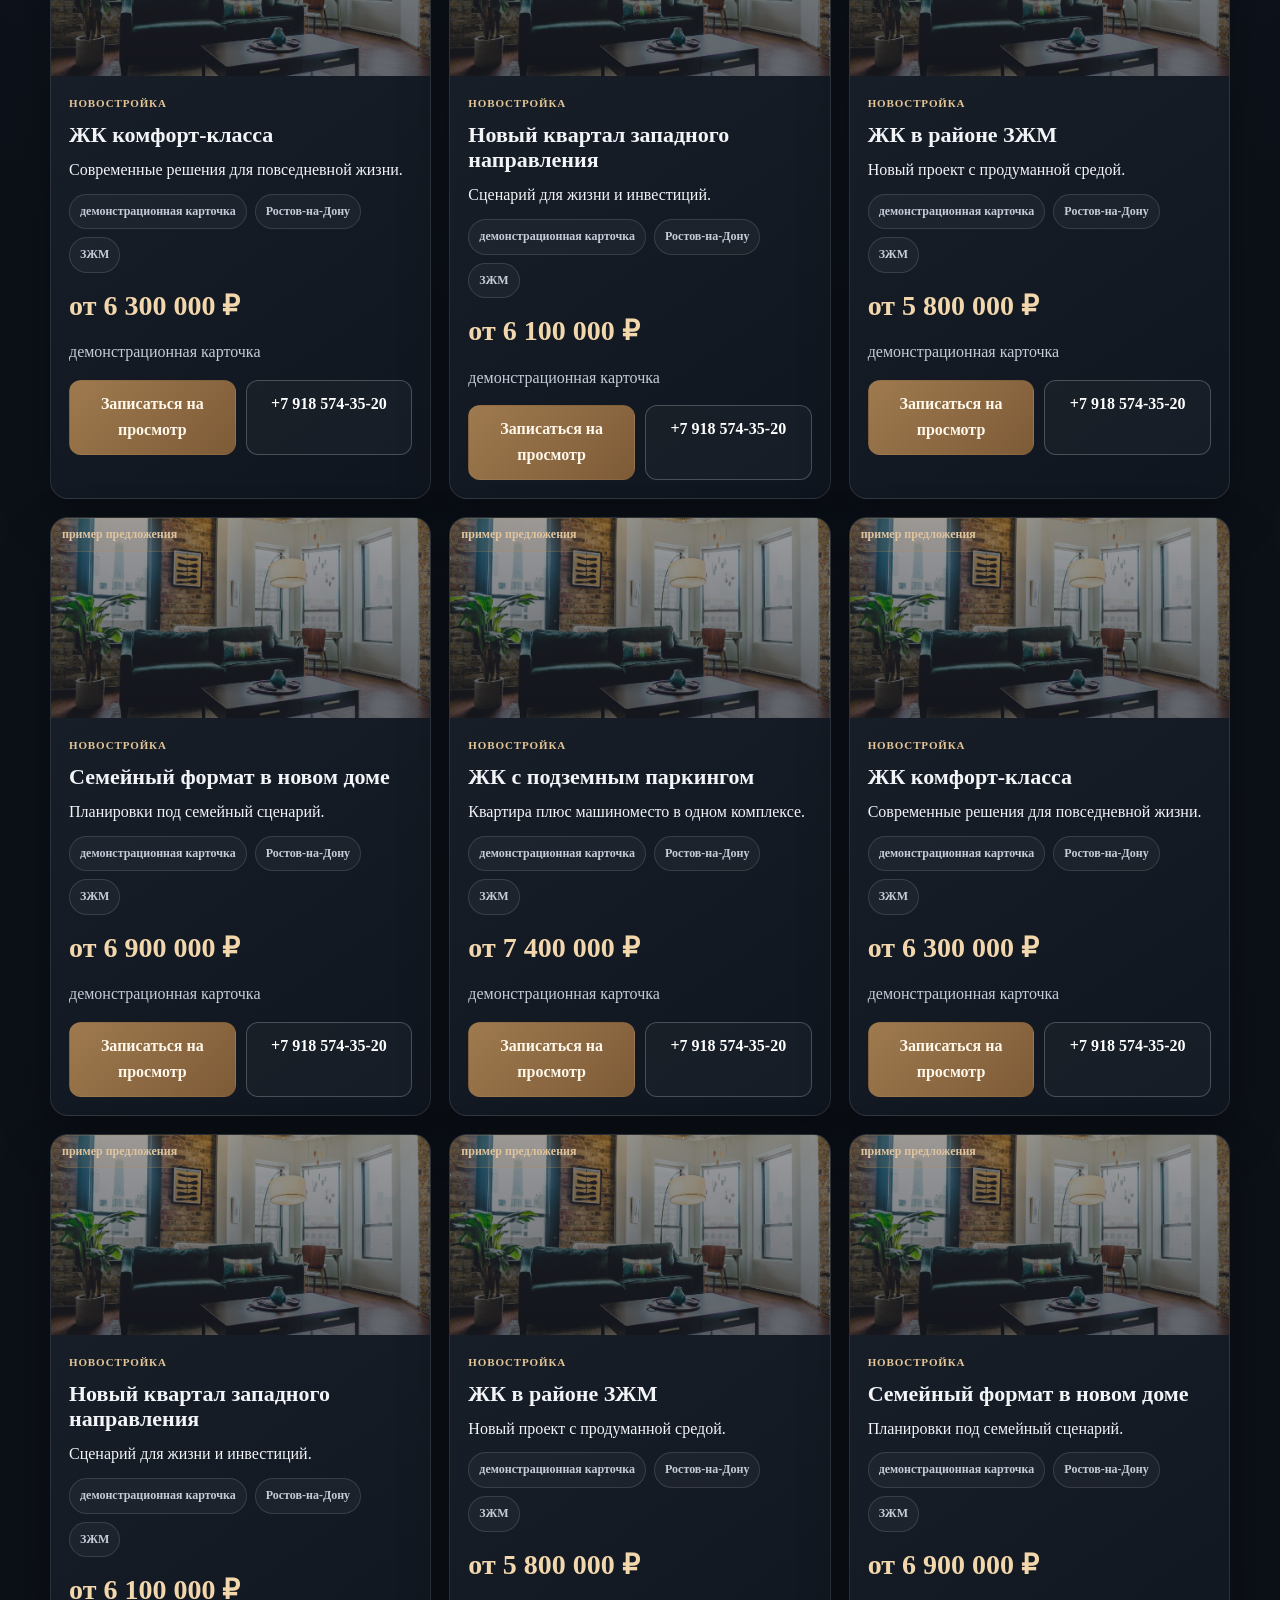
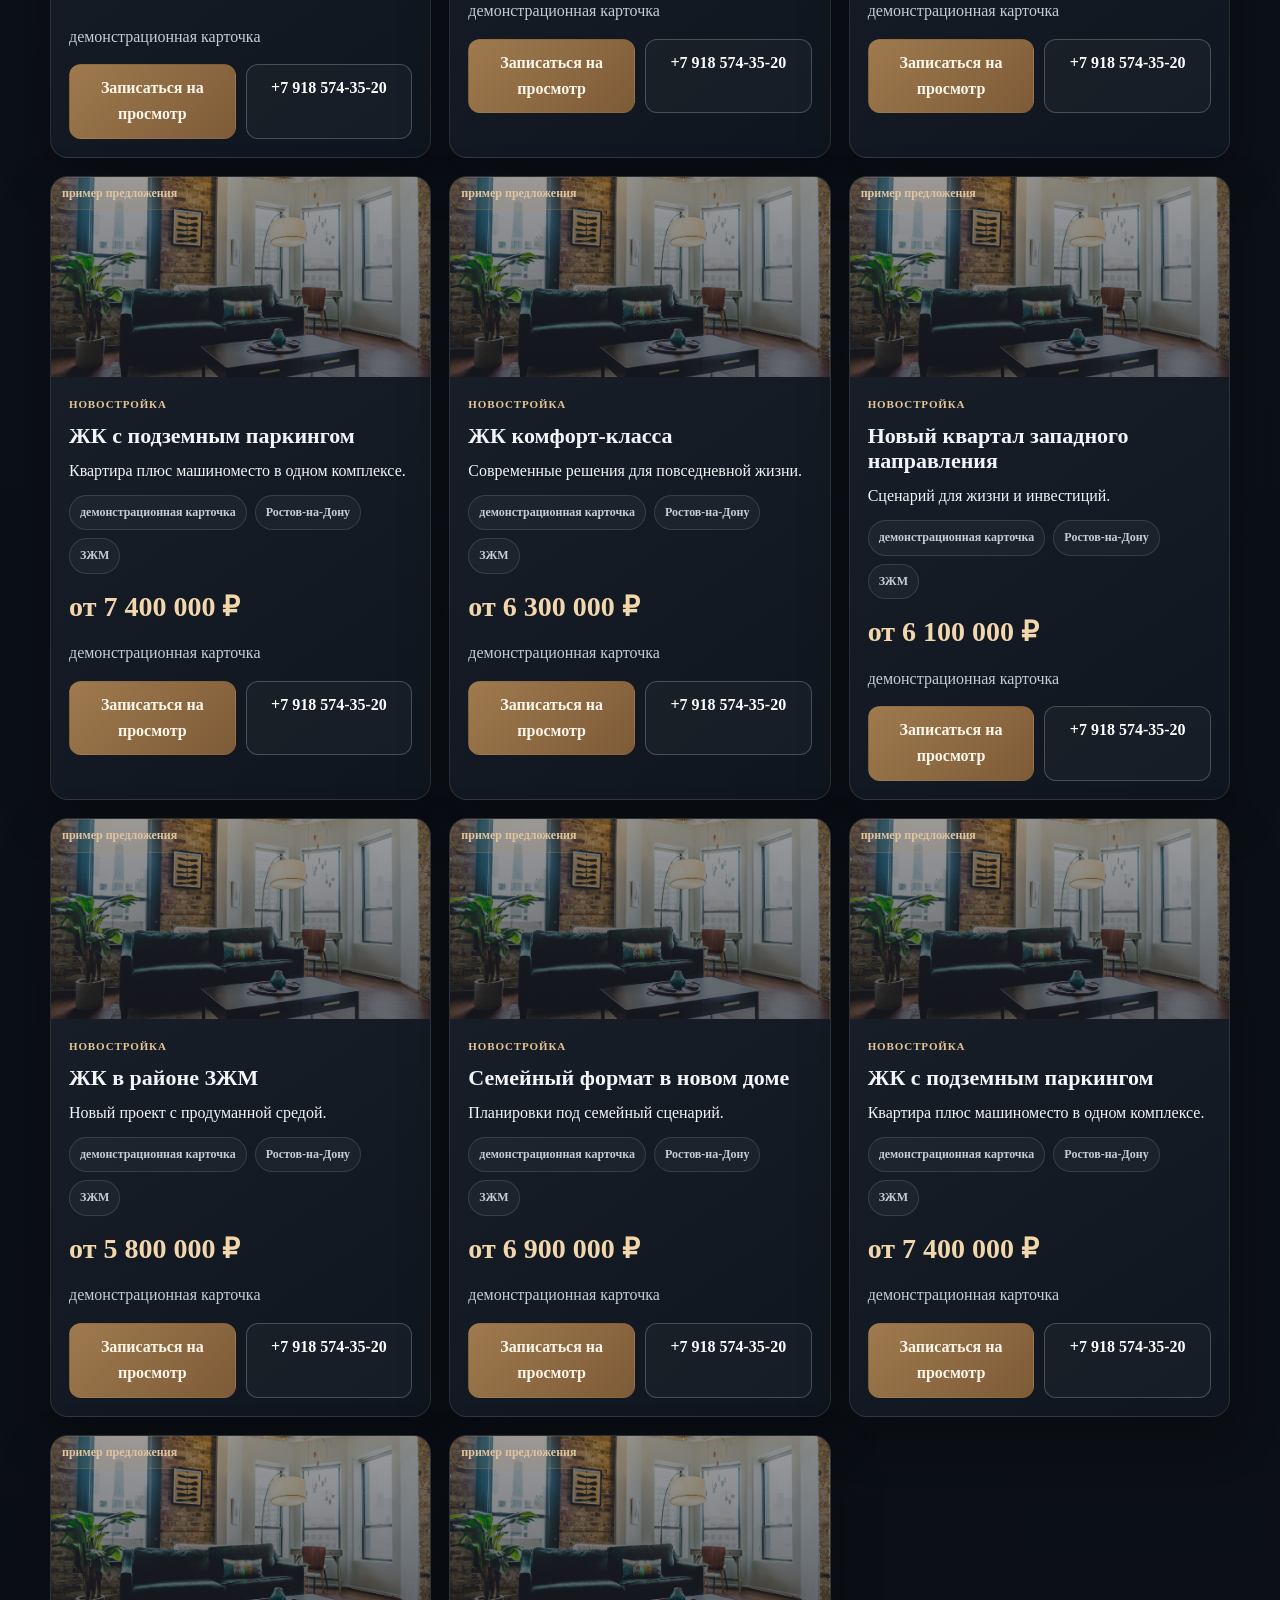
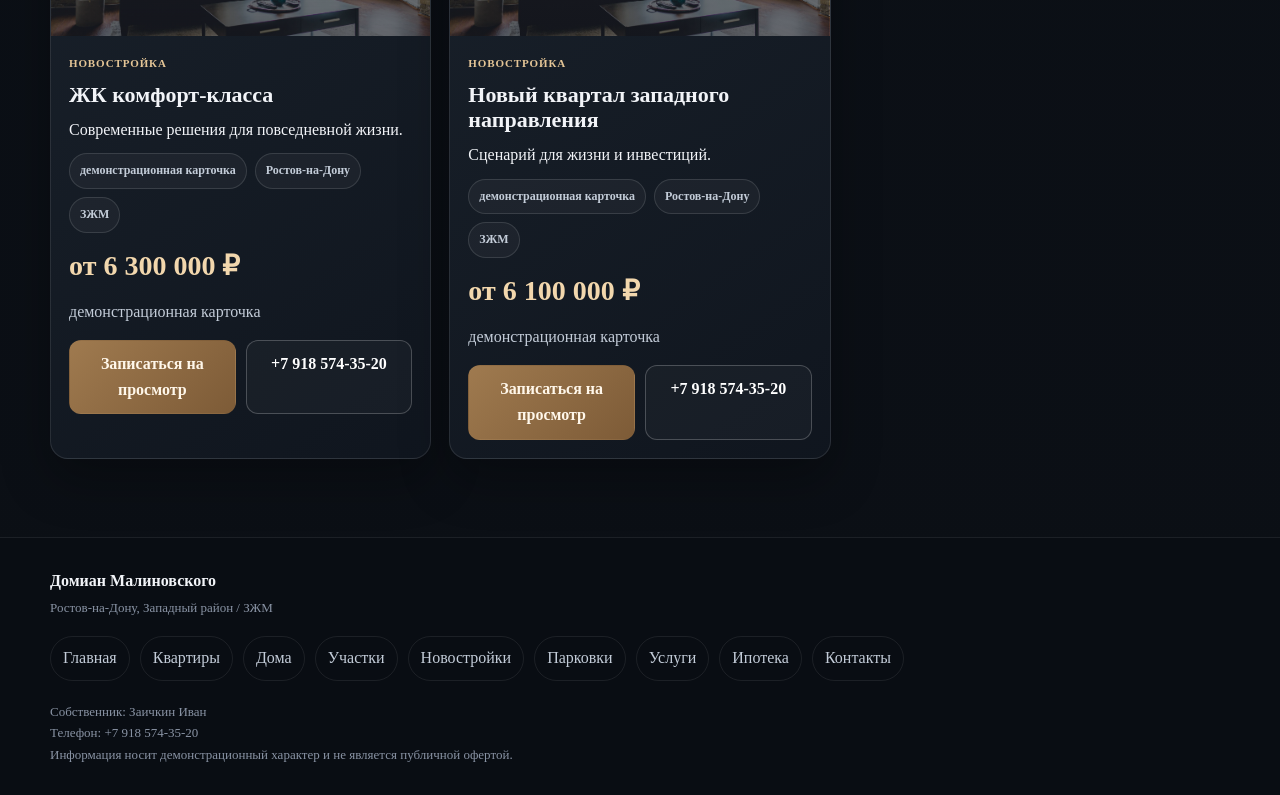
<file: newbuilds.html>
<!doctype html><html lang='ru'><head><meta charset='UTF-8'><meta name='viewport' content='width=device-width,initial-scale=1'><title>Новостройки — Домиан Малиновского</title><meta name='description' content='Новостройки в западной части Ростова-на-Дону.'><link rel='stylesheet' href='assets/css/demo-malinovskogo.css'></head><body class='page-newbuilds'><header class='site-header'><div class='container site-header__row'><a class='logo' href='index.html'>Домиан Малиновского</a><nav class='nav' aria-label='Основная навигация'><a href='index.html'>Главная</a><a href='apartments.html'>Квартиры</a><a href='houses.html'>Дома</a><a href='lands.html'>Участки</a><a class='active' href='newbuilds.html'>Новостройки</a><a href='parkings.html'>Парковки</a><a href='services.html'>Услуги</a><a href='mortgage.html'>Ипотека</a><a href='contacts.html'>Контакты</a></nav><a class='contact' href='tel:+79185743520'>+7 918 574-35-20</a></div></header><main><section class='page-hero hero-cover hero-cover--compact'><div class='container page-hero__content hero-cover__content'><span class='eyebrow'>Домиан Малиновского</span><h1>Новостройки западной части Ростова-на-Дону</h1><p class='lead'>Подбор ЖК по срокам, бюджету и сценарию сделки.</p><div class='btn-row'><a class='btn' href='tel:+79185743520'>Подобрать объект</a></div></div></section><section class='section'><div class='container'><div class='section-header'><h2>Демонстрационные предложения</h2><p class='lead'>Подборка по западной части Ростова-на-Дону в формате витрины white-label офиса.</p></div><div class='demo-property-grid'><article class='demo-property-card' data-demo-card='1'><div class='demo-property-card__media' style="background-image:linear-gradient(rgba(8,12,20,.40),rgba(8,12,20,.62)),url('assets/images/local/pexels-1918291.jpg');"><span class='demo-property-card__badge'>пример предложения</span></div><div class='demo-property-card__body'><div class='demo-property-card__type'>НОВОСТРОЙКА</div><h3 class='demo-property-card__title'>ЖК в районе ЗЖМ</h3><p>Новый проект с продуманной средой.</p><div class='demo-property-card__features'><span>демонстрационная карточка</span><span>Ростов-на-Дону</span><span>ЗЖМ</span></div><div class='demo-property-card__price'>от 5 800 000 ₽</div><div class='demo-property-card__description'>демонстрационная карточка</div><div class='demo-property-card__actions'><a class='demo-property-card__btn demo-property-card__btn--primary' href='tel:+79185743520'>Записаться на просмотр</a><a class='demo-property-card__btn demo-property-card__btn--phone' href='tel:+79185743520'>+7 918 574-35-20</a></div></div></article><article class='demo-property-card' data-demo-card='2'><div class='demo-property-card__media' style="background-image:linear-gradient(rgba(8,12,20,.40),rgba(8,12,20,.62)),url('assets/images/local/pexels-1918291.jpg');"><span class='demo-property-card__badge'>пример предложения</span></div><div class='demo-property-card__body'><div class='demo-property-card__type'>НОВОСТРОЙКА</div><h3 class='demo-property-card__title'>Семейный формат в новом доме</h3><p>Планировки под семейный сценарий.</p><div class='demo-property-card__features'><span>демонстрационная карточка</span><span>Ростов-на-Дону</span><span>ЗЖМ</span></div><div class='demo-property-card__price'>от 6 900 000 ₽</div><div class='demo-property-card__description'>демонстрационная карточка</div><div class='demo-property-card__actions'><a class='demo-property-card__btn demo-property-card__btn--primary' href='tel:+79185743520'>Записаться на просмотр</a><a class='demo-property-card__btn demo-property-card__btn--phone' href='tel:+79185743520'>+7 918 574-35-20</a></div></div></article><article class='demo-property-card' data-demo-card='3'><div class='demo-property-card__media' style="background-image:linear-gradient(rgba(8,12,20,.40),rgba(8,12,20,.62)),url('assets/images/local/pexels-1918291.jpg');"><span class='demo-property-card__badge'>пример предложения</span></div><div class='demo-property-card__body'><div class='demo-property-card__type'>НОВОСТРОЙКА</div><h3 class='demo-property-card__title'>ЖК с подземным паркингом</h3><p>Квартира плюс машиноместо в одном комплексе.</p><div class='demo-property-card__features'><span>демонстрационная карточка</span><span>Ростов-на-Дону</span><span>ЗЖМ</span></div><div class='demo-property-card__price'>от 7 400 000 ₽</div><div class='demo-property-card__description'>демонстрационная карточка</div><div class='demo-property-card__actions'><a class='demo-property-card__btn demo-property-card__btn--primary' href='tel:+79185743520'>Записаться на просмотр</a><a class='demo-property-card__btn demo-property-card__btn--phone' href='tel:+79185743520'>+7 918 574-35-20</a></div></div></article><article class='demo-property-card' data-demo-card='4'><div class='demo-property-card__media' style="background-image:linear-gradient(rgba(8,12,20,.40),rgba(8,12,20,.62)),url('assets/images/local/pexels-1918291.jpg');"><span class='demo-property-card__badge'>пример предложения</span></div><div class='demo-property-card__body'><div class='demo-property-card__type'>НОВОСТРОЙКА</div><h3 class='demo-property-card__title'>ЖК комфорт-класса</h3><p>Современные решения для повседневной жизни.</p><div class='demo-property-card__features'><span>демонстрационная карточка</span><span>Ростов-на-Дону</span><span>ЗЖМ</span></div><div class='demo-property-card__price'>от 6 300 000 ₽</div><div class='demo-property-card__description'>демонстрационная карточка</div><div class='demo-property-card__actions'><a class='demo-property-card__btn demo-property-card__btn--primary' href='tel:+79185743520'>Записаться на просмотр</a><a class='demo-property-card__btn demo-property-card__btn--phone' href='tel:+79185743520'>+7 918 574-35-20</a></div></div></article><article class='demo-property-card' data-demo-card='5'><div class='demo-property-card__media' style="background-image:linear-gradient(rgba(8,12,20,.40),rgba(8,12,20,.62)),url('assets/images/local/pexels-1918291.jpg');"><span class='demo-property-card__badge'>пример предложения</span></div><div class='demo-property-card__body'><div class='demo-property-card__type'>НОВОСТРОЙКА</div><h3 class='demo-property-card__title'>Новый квартал западного направления</h3><p>Сценарий для жизни и инвестиций.</p><div class='demo-property-card__features'><span>демонстрационная карточка</span><span>Ростов-на-Дону</span><span>ЗЖМ</span></div><div class='demo-property-card__price'>от 6 100 000 ₽</div><div class='demo-property-card__description'>демонстрационная карточка</div><div class='demo-property-card__actions'><a class='demo-property-card__btn demo-property-card__btn--primary' href='tel:+79185743520'>Записаться на просмотр</a><a class='demo-property-card__btn demo-property-card__btn--phone' href='tel:+79185743520'>+7 918 574-35-20</a></div></div></article><article class='demo-property-card' data-demo-card='6'><div class='demo-property-card__media' style="background-image:linear-gradient(rgba(8,12,20,.40),rgba(8,12,20,.62)),url('assets/images/local/pexels-1918291.jpg');"><span class='demo-property-card__badge'>пример предложения</span></div><div class='demo-property-card__body'><div class='demo-property-card__type'>НОВОСТРОЙКА</div><h3 class='demo-property-card__title'>ЖК в районе ЗЖМ</h3><p>Новый проект с продуманной средой.</p><div class='demo-property-card__features'><span>демонстрационная карточка</span><span>Ростов-на-Дону</span><span>ЗЖМ</span></div><div class='demo-property-card__price'>от 5 800 000 ₽</div><div class='demo-property-card__description'>демонстрационная карточка</div><div class='demo-property-card__actions'><a class='demo-property-card__btn demo-property-card__btn--primary' href='tel:+79185743520'>Записаться на просмотр</a><a class='demo-property-card__btn demo-property-card__btn--phone' href='tel:+79185743520'>+7 918 574-35-20</a></div></div></article><article class='demo-property-card' data-demo-card='7'><div class='demo-property-card__media' style="background-image:linear-gradient(rgba(8,12,20,.40),rgba(8,12,20,.62)),url('assets/images/local/pexels-1918291.jpg');"><span class='demo-property-card__badge'>пример предложения</span></div><div class='demo-property-card__body'><div class='demo-property-card__type'>НОВОСТРОЙКА</div><h3 class='demo-property-card__title'>Семейный формат в новом доме</h3><p>Планировки под семейный сценарий.</p><div class='demo-property-card__features'><span>демонстрационная карточка</span><span>Ростов-на-Дону</span><span>ЗЖМ</span></div><div class='demo-property-card__price'>от 6 900 000 ₽</div><div class='demo-property-card__description'>демонстрационная карточка</div><div class='demo-property-card__actions'><a class='demo-property-card__btn demo-property-card__btn--primary' href='tel:+79185743520'>Записаться на просмотр</a><a class='demo-property-card__btn demo-property-card__btn--phone' href='tel:+79185743520'>+7 918 574-35-20</a></div></div></article><article class='demo-property-card' data-demo-card='8'><div class='demo-property-card__media' style="background-image:linear-gradient(rgba(8,12,20,.40),rgba(8,12,20,.62)),url('assets/images/local/pexels-1918291.jpg');"><span class='demo-property-card__badge'>пример предложения</span></div><div class='demo-property-card__body'><div class='demo-property-card__type'>НОВОСТРОЙКА</div><h3 class='demo-property-card__title'>ЖК с подземным паркингом</h3><p>Квартира плюс машиноместо в одном комплексе.</p><div class='demo-property-card__features'><span>демонстрационная карточка</span><span>Ростов-на-Дону</span><span>ЗЖМ</span></div><div class='demo-property-card__price'>от 7 400 000 ₽</div><div class='demo-property-card__description'>демонстрационная карточка</div><div class='demo-property-card__actions'><a class='demo-property-card__btn demo-property-card__btn--primary' href='tel:+79185743520'>Записаться на просмотр</a><a class='demo-property-card__btn demo-property-card__btn--phone' href='tel:+79185743520'>+7 918 574-35-20</a></div></div></article><article class='demo-property-card' data-demo-card='9'><div class='demo-property-card__media' style="background-image:linear-gradient(rgba(8,12,20,.40),rgba(8,12,20,.62)),url('assets/images/local/pexels-1918291.jpg');"><span class='demo-property-card__badge'>пример предложения</span></div><div class='demo-property-card__body'><div class='demo-property-card__type'>НОВОСТРОЙКА</div><h3 class='demo-property-card__title'>ЖК комфорт-класса</h3><p>Современные решения для повседневной жизни.</p><div class='demo-property-card__features'><span>демонстрационная карточка</span><span>Ростов-на-Дону</span><span>ЗЖМ</span></div><div class='demo-property-card__price'>от 6 300 000 ₽</div><div class='demo-property-card__description'>демонстрационная карточка</div><div class='demo-property-card__actions'><a class='demo-property-card__btn demo-property-card__btn--primary' href='tel:+79185743520'>Записаться на просмотр</a><a class='demo-property-card__btn demo-property-card__btn--phone' href='tel:+79185743520'>+7 918 574-35-20</a></div></div></article><article class='demo-property-card' data-demo-card='10'><div class='demo-property-card__media' style="background-image:linear-gradient(rgba(8,12,20,.40),rgba(8,12,20,.62)),url('assets/images/local/pexels-1918291.jpg');"><span class='demo-property-card__badge'>пример предложения</span></div><div class='demo-property-card__body'><div class='demo-property-card__type'>НОВОСТРОЙКА</div><h3 class='demo-property-card__title'>Новый квартал западного направления</h3><p>Сценарий для жизни и инвестиций.</p><div class='demo-property-card__features'><span>демонстрационная карточка</span><span>Ростов-на-Дону</span><span>ЗЖМ</span></div><div class='demo-property-card__price'>от 6 100 000 ₽</div><div class='demo-property-card__description'>демонстрационная карточка</div><div class='demo-property-card__actions'><a class='demo-property-card__btn demo-property-card__btn--primary' href='tel:+79185743520'>Записаться на просмотр</a><a class='demo-property-card__btn demo-property-card__btn--phone' href='tel:+79185743520'>+7 918 574-35-20</a></div></div></article><article class='demo-property-card' data-demo-card='11'><div class='demo-property-card__media' style="background-image:linear-gradient(rgba(8,12,20,.40),rgba(8,12,20,.62)),url('assets/images/local/pexels-1918291.jpg');"><span class='demo-property-card__badge'>пример предложения</span></div><div class='demo-property-card__body'><div class='demo-property-card__type'>НОВОСТРОЙКА</div><h3 class='demo-property-card__title'>ЖК в районе ЗЖМ</h3><p>Новый проект с продуманной средой.</p><div class='demo-property-card__features'><span>демонстрационная карточка</span><span>Ростов-на-Дону</span><span>ЗЖМ</span></div><div class='demo-property-card__price'>от 5 800 000 ₽</div><div class='demo-property-card__description'>демонстрационная карточка</div><div class='demo-property-card__actions'><a class='demo-property-card__btn demo-property-card__btn--primary' href='tel:+79185743520'>Записаться на просмотр</a><a class='demo-property-card__btn demo-property-card__btn--phone' href='tel:+79185743520'>+7 918 574-35-20</a></div></div></article><article class='demo-property-card' data-demo-card='12'><div class='demo-property-card__media' style="background-image:linear-gradient(rgba(8,12,20,.40),rgba(8,12,20,.62)),url('assets/images/local/pexels-1918291.jpg');"><span class='demo-property-card__badge'>пример предложения</span></div><div class='demo-property-card__body'><div class='demo-property-card__type'>НОВОСТРОЙКА</div><h3 class='demo-property-card__title'>Семейный формат в новом доме</h3><p>Планировки под семейный сценарий.</p><div class='demo-property-card__features'><span>демонстрационная карточка</span><span>Ростов-на-Дону</span><span>ЗЖМ</span></div><div class='demo-property-card__price'>от 6 900 000 ₽</div><div class='demo-property-card__description'>демонстрационная карточка</div><div class='demo-property-card__actions'><a class='demo-property-card__btn demo-property-card__btn--primary' href='tel:+79185743520'>Записаться на просмотр</a><a class='demo-property-card__btn demo-property-card__btn--phone' href='tel:+79185743520'>+7 918 574-35-20</a></div></div></article><article class='demo-property-card' data-demo-card='13'><div class='demo-property-card__media' style="background-image:linear-gradient(rgba(8,12,20,.40),rgba(8,12,20,.62)),url('assets/images/local/pexels-1918291.jpg');"><span class='demo-property-card__badge'>пример предложения</span></div><div class='demo-property-card__body'><div class='demo-property-card__type'>НОВОСТРОЙКА</div><h3 class='demo-property-card__title'>ЖК с подземным паркингом</h3><p>Квартира плюс машиноместо в одном комплексе.</p><div class='demo-property-card__features'><span>демонстрационная карточка</span><span>Ростов-на-Дону</span><span>ЗЖМ</span></div><div class='demo-property-card__price'>от 7 400 000 ₽</div><div class='demo-property-card__description'>демонстрационная карточка</div><div class='demo-property-card__actions'><a class='demo-property-card__btn demo-property-card__btn--primary' href='tel:+79185743520'>Записаться на просмотр</a><a class='demo-property-card__btn demo-property-card__btn--phone' href='tel:+79185743520'>+7 918 574-35-20</a></div></div></article><article class='demo-property-card' data-demo-card='14'><div class='demo-property-card__media' style="background-image:linear-gradient(rgba(8,12,20,.40),rgba(8,12,20,.62)),url('assets/images/local/pexels-1918291.jpg');"><span class='demo-property-card__badge'>пример предложения</span></div><div class='demo-property-card__body'><div class='demo-property-card__type'>НОВОСТРОЙКА</div><h3 class='demo-property-card__title'>ЖК комфорт-класса</h3><p>Современные решения для повседневной жизни.</p><div class='demo-property-card__features'><span>демонстрационная карточка</span><span>Ростов-на-Дону</span><span>ЗЖМ</span></div><div class='demo-property-card__price'>от 6 300 000 ₽</div><div class='demo-property-card__description'>демонстрационная карточка</div><div class='demo-property-card__actions'><a class='demo-property-card__btn demo-property-card__btn--primary' href='tel:+79185743520'>Записаться на просмотр</a><a class='demo-property-card__btn demo-property-card__btn--phone' href='tel:+79185743520'>+7 918 574-35-20</a></div></div></article><article class='demo-property-card' data-demo-card='15'><div class='demo-property-card__media' style="background-image:linear-gradient(rgba(8,12,20,.40),rgba(8,12,20,.62)),url('assets/images/local/pexels-1918291.jpg');"><span class='demo-property-card__badge'>пример предложения</span></div><div class='demo-property-card__body'><div class='demo-property-card__type'>НОВОСТРОЙКА</div><h3 class='demo-property-card__title'>Новый квартал западного направления</h3><p>Сценарий для жизни и инвестиций.</p><div class='demo-property-card__features'><span>демонстрационная карточка</span><span>Ростов-на-Дону</span><span>ЗЖМ</span></div><div class='demo-property-card__price'>от 6 100 000 ₽</div><div class='demo-property-card__description'>демонстрационная карточка</div><div class='demo-property-card__actions'><a class='demo-property-card__btn demo-property-card__btn--primary' href='tel:+79185743520'>Записаться на просмотр</a><a class='demo-property-card__btn demo-property-card__btn--phone' href='tel:+79185743520'>+7 918 574-35-20</a></div></div></article><article class='demo-property-card' data-demo-card='16'><div class='demo-property-card__media' style="background-image:linear-gradient(rgba(8,12,20,.40),rgba(8,12,20,.62)),url('assets/images/local/pexels-1918291.jpg');"><span class='demo-property-card__badge'>пример предложения</span></div><div class='demo-property-card__body'><div class='demo-property-card__type'>НОВОСТРОЙКА</div><h3 class='demo-property-card__title'>ЖК в районе ЗЖМ</h3><p>Новый проект с продуманной средой.</p><div class='demo-property-card__features'><span>демонстрационная карточка</span><span>Ростов-на-Дону</span><span>ЗЖМ</span></div><div class='demo-property-card__price'>от 5 800 000 ₽</div><div class='demo-property-card__description'>демонстрационная карточка</div><div class='demo-property-card__actions'><a class='demo-property-card__btn demo-property-card__btn--primary' href='tel:+79185743520'>Записаться на просмотр</a><a class='demo-property-card__btn demo-property-card__btn--phone' href='tel:+79185743520'>+7 918 574-35-20</a></div></div></article><article class='demo-property-card' data-demo-card='17'><div class='demo-property-card__media' style="background-image:linear-gradient(rgba(8,12,20,.40),rgba(8,12,20,.62)),url('assets/images/local/pexels-1918291.jpg');"><span class='demo-property-card__badge'>пример предложения</span></div><div class='demo-property-card__body'><div class='demo-property-card__type'>НОВОСТРОЙКА</div><h3 class='demo-property-card__title'>Семейный формат в новом доме</h3><p>Планировки под семейный сценарий.</p><div class='demo-property-card__features'><span>демонстрационная карточка</span><span>Ростов-на-Дону</span><span>ЗЖМ</span></div><div class='demo-property-card__price'>от 6 900 000 ₽</div><div class='demo-property-card__description'>демонстрационная карточка</div><div class='demo-property-card__actions'><a class='demo-property-card__btn demo-property-card__btn--primary' href='tel:+79185743520'>Записаться на просмотр</a><a class='demo-property-card__btn demo-property-card__btn--phone' href='tel:+79185743520'>+7 918 574-35-20</a></div></div></article><article class='demo-property-card' data-demo-card='18'><div class='demo-property-card__media' style="background-image:linear-gradient(rgba(8,12,20,.40),rgba(8,12,20,.62)),url('assets/images/local/pexels-1918291.jpg');"><span class='demo-property-card__badge'>пример предложения</span></div><div class='demo-property-card__body'><div class='demo-property-card__type'>НОВОСТРОЙКА</div><h3 class='demo-property-card__title'>ЖК с подземным паркингом</h3><p>Квартира плюс машиноместо в одном комплексе.</p><div class='demo-property-card__features'><span>демонстрационная карточка</span><span>Ростов-на-Дону</span><span>ЗЖМ</span></div><div class='demo-property-card__price'>от 7 400 000 ₽</div><div class='demo-property-card__description'>демонстрационная карточка</div><div class='demo-property-card__actions'><a class='demo-property-card__btn demo-property-card__btn--primary' href='tel:+79185743520'>Записаться на просмотр</a><a class='demo-property-card__btn demo-property-card__btn--phone' href='tel:+79185743520'>+7 918 574-35-20</a></div></div></article><article class='demo-property-card' data-demo-card='19'><div class='demo-property-card__media' style="background-image:linear-gradient(rgba(8,12,20,.40),rgba(8,12,20,.62)),url('assets/images/local/pexels-1918291.jpg');"><span class='demo-property-card__badge'>пример предложения</span></div><div class='demo-property-card__body'><div class='demo-property-card__type'>НОВОСТРОЙКА</div><h3 class='demo-property-card__title'>ЖК комфорт-класса</h3><p>Современные решения для повседневной жизни.</p><div class='demo-property-card__features'><span>демонстрационная карточка</span><span>Ростов-на-Дону</span><span>ЗЖМ</span></div><div class='demo-property-card__price'>от 6 300 000 ₽</div><div class='demo-property-card__description'>демонстрационная карточка</div><div class='demo-property-card__actions'><a class='demo-property-card__btn demo-property-card__btn--primary' href='tel:+79185743520'>Записаться на просмотр</a><a class='demo-property-card__btn demo-property-card__btn--phone' href='tel:+79185743520'>+7 918 574-35-20</a></div></div></article><article class='demo-property-card' data-demo-card='20'><div class='demo-property-card__media' style="background-image:linear-gradient(rgba(8,12,20,.40),rgba(8,12,20,.62)),url('assets/images/local/pexels-1918291.jpg');"><span class='demo-property-card__badge'>пример предложения</span></div><div class='demo-property-card__body'><div class='demo-property-card__type'>НОВОСТРОЙКА</div><h3 class='demo-property-card__title'>Новый квартал западного направления</h3><p>Сценарий для жизни и инвестиций.</p><div class='demo-property-card__features'><span>демонстрационная карточка</span><span>Ростов-на-Дону</span><span>ЗЖМ</span></div><div class='demo-property-card__price'>от 6 100 000 ₽</div><div class='demo-property-card__description'>демонстрационная карточка</div><div class='demo-property-card__actions'><a class='demo-property-card__btn demo-property-card__btn--primary' href='tel:+79185743520'>Записаться на просмотр</a><a class='demo-property-card__btn demo-property-card__btn--phone' href='tel:+79185743520'>+7 918 574-35-20</a></div></div></article></div></div></section></main><footer class='footer'><div class='container footer__row'><div><strong>Домиан Малиновского</strong><br><span class='small'>Ростов-на-Дону, Западный район / ЗЖМ</span><div class='other-links'><a href='index.html'>Главная</a><a href='apartments.html'>Квартиры</a><a href='houses.html'>Дома</a><a href='lands.html'>Участки</a><a href='newbuilds.html'>Новостройки</a><a href='parkings.html'>Парковки</a><a href='services.html'>Услуги</a><a href='mortgage.html'>Ипотека</a><a href='contacts.html'>Контакты</a></div></div><div class='small'>Собственник: Заичкин Иван<br>Телефон: <a href='tel:+79185743520'>+7 918 574-35-20</a><br>Информация носит демонстрационный характер и не является публичной офертой.</div></div></footer></body></html>
</file>
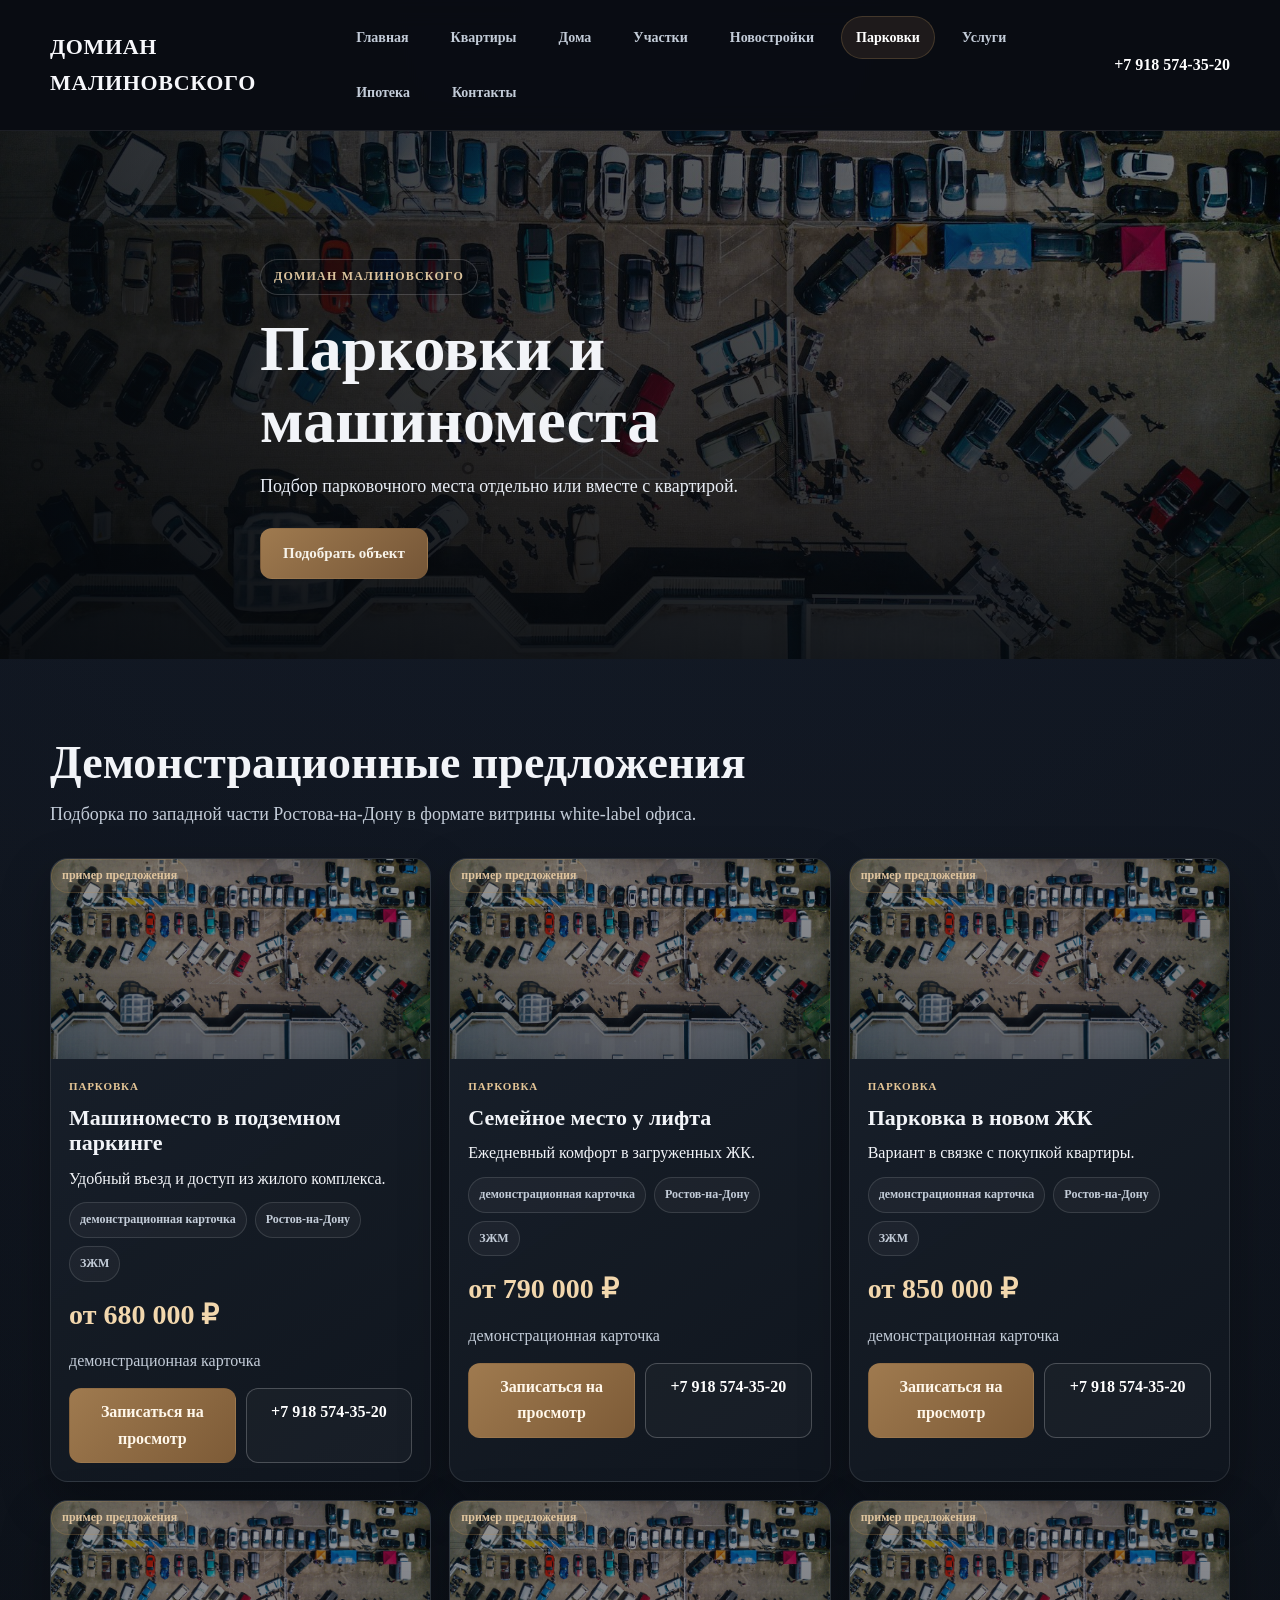
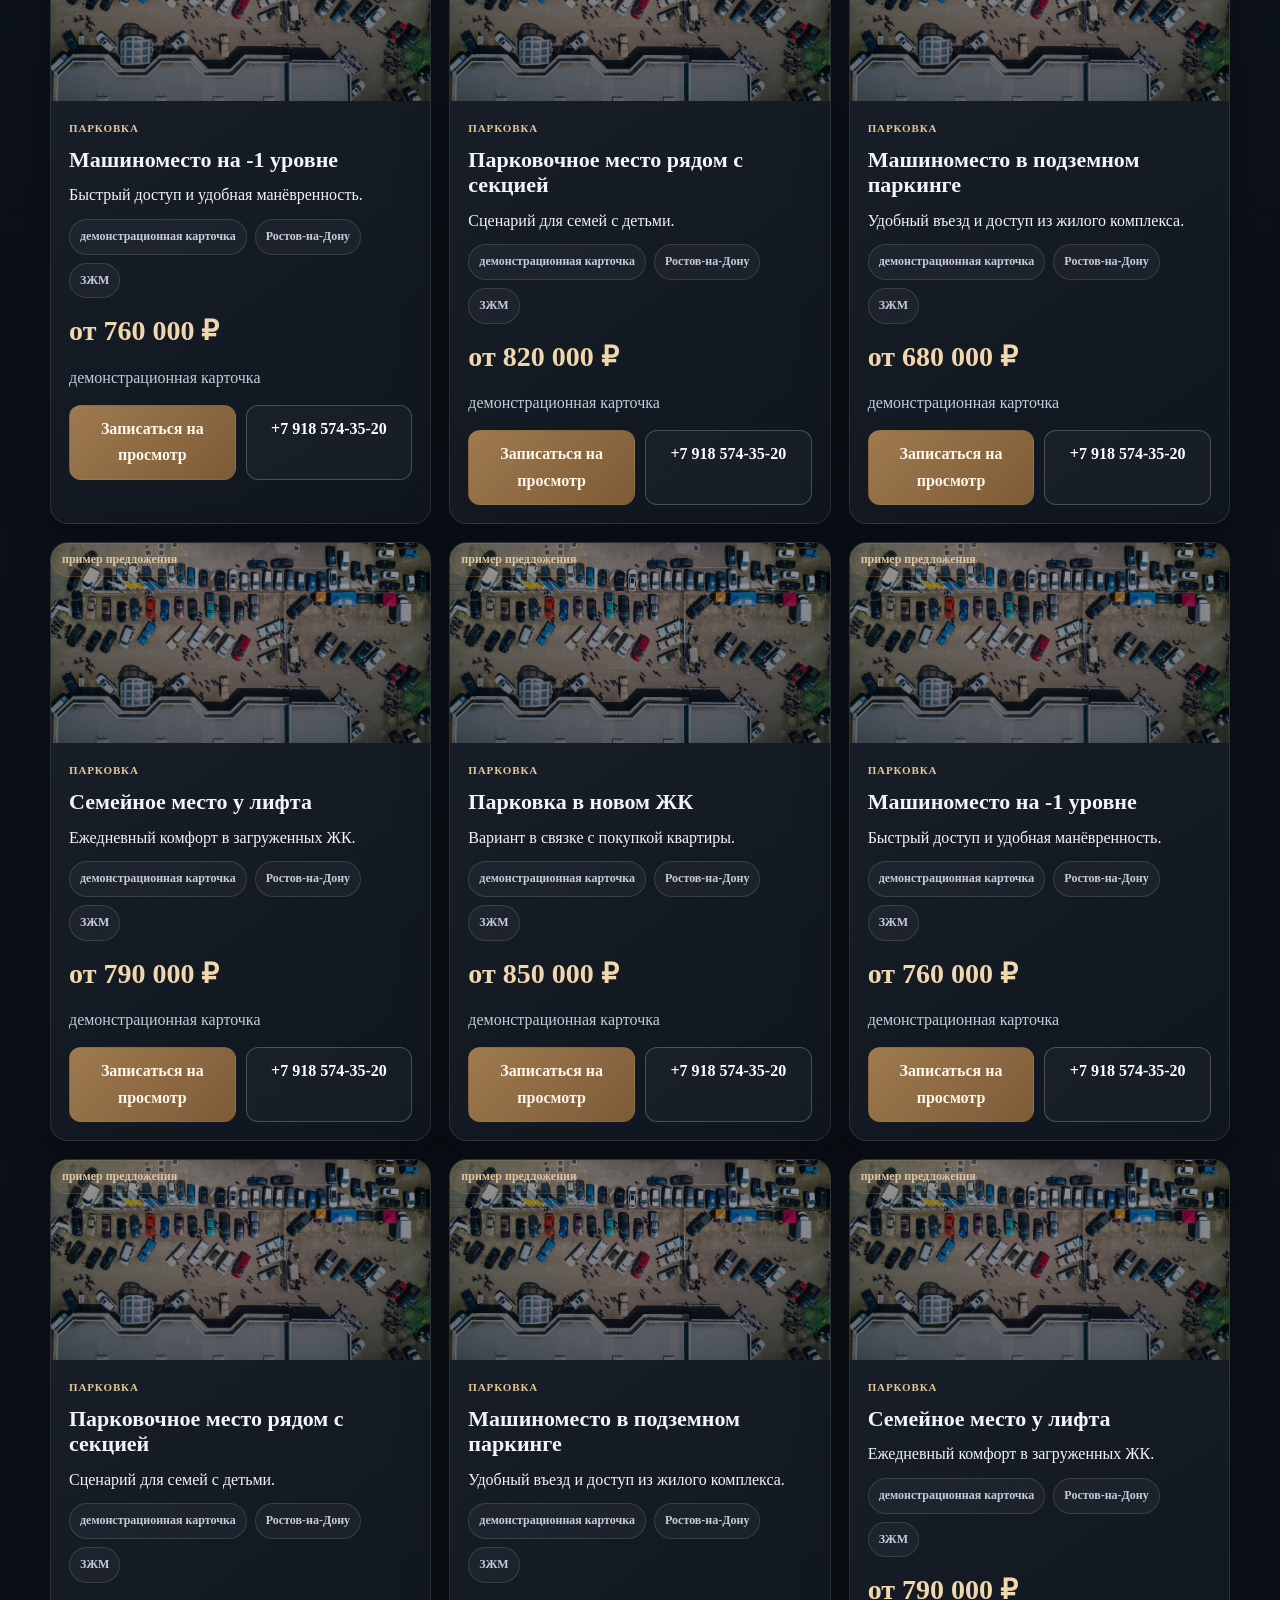
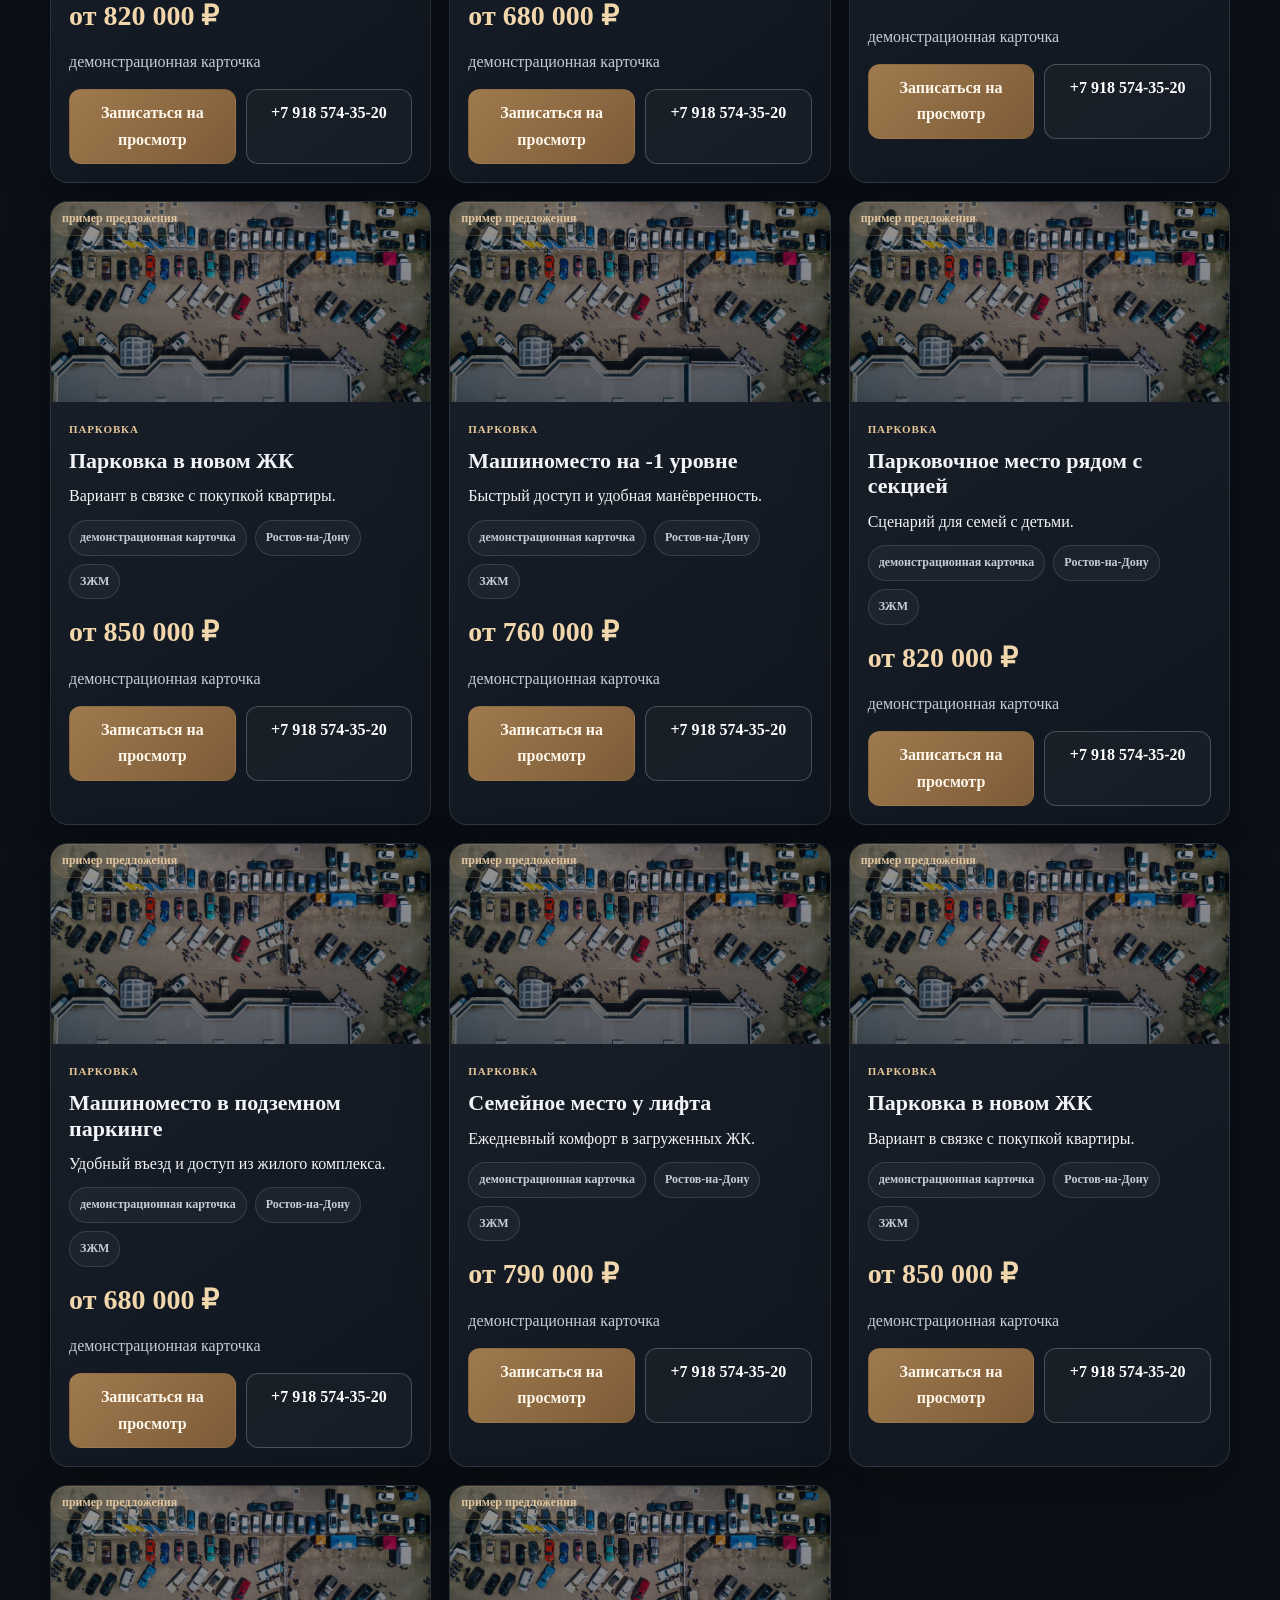
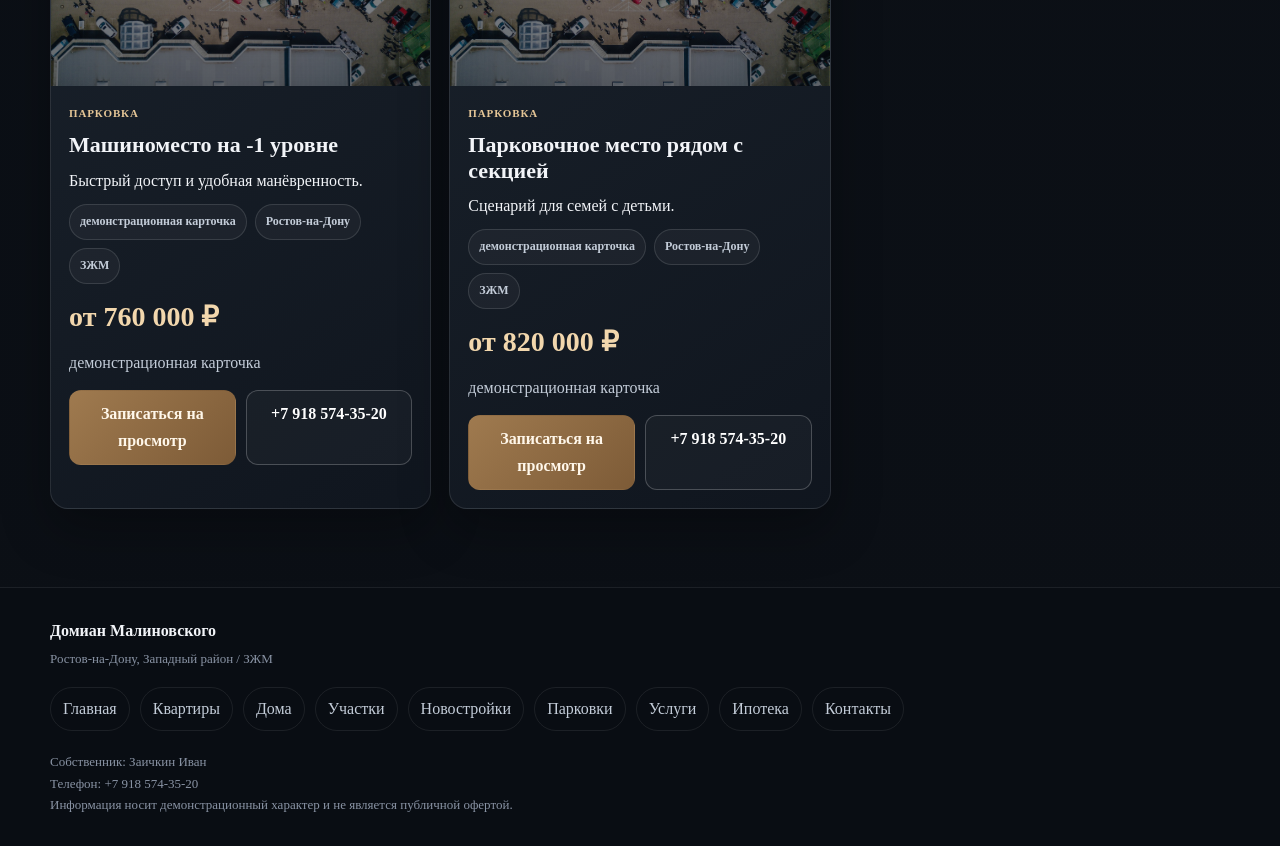
<file: parkings.html>
<!doctype html><html lang='ru'><head><meta charset='UTF-8'><meta name='viewport' content='width=device-width,initial-scale=1'><title>Парковки — Домиан Малиновского</title><meta name='description' content='Парковки и машиноместа в Ростове-на-Дону.'><link rel='stylesheet' href='assets/css/demo-malinovskogo.css'></head><body class='page-parkings'><header class='site-header'><div class='container site-header__row'><a class='logo' href='index.html'>Домиан Малиновского</a><nav class='nav' aria-label='Основная навигация'><a href='index.html'>Главная</a><a href='apartments.html'>Квартиры</a><a href='houses.html'>Дома</a><a href='lands.html'>Участки</a><a href='newbuilds.html'>Новостройки</a><a class='active' href='parkings.html'>Парковки</a><a href='services.html'>Услуги</a><a href='mortgage.html'>Ипотека</a><a href='contacts.html'>Контакты</a></nav><a class='contact' href='tel:+79185743520'>+7 918 574-35-20</a></div></header><main><section class='page-hero hero-cover hero-cover--compact'><div class='container page-hero__content hero-cover__content'><span class='eyebrow'>Домиан Малиновского</span><h1>Парковки и машиноместа</h1><p class='lead'>Подбор парковочного места отдельно или вместе с квартирой.</p><div class='btn-row'><a class='btn' href='tel:+79185743520'>Подобрать объект</a></div></div></section><section class='section'><div class='container'><div class='section-header'><h2>Демонстрационные предложения</h2><p class='lead'>Подборка по западной части Ростова-на-Дону в формате витрины white-label офиса.</p></div><div class='demo-property-grid'><article class='demo-property-card' data-demo-card='1'><div class='demo-property-card__media' style="background-image:linear-gradient(rgba(8,12,20,.40),rgba(8,12,20,.62)),url('assets/images/local/pexels-753876.jpg');"><span class='demo-property-card__badge'>пример предложения</span></div><div class='demo-property-card__body'><div class='demo-property-card__type'>ПАРКОВКА</div><h3 class='demo-property-card__title'>Машиноместо в подземном паркинге</h3><p>Удобный въезд и доступ из жилого комплекса.</p><div class='demo-property-card__features'><span>демонстрационная карточка</span><span>Ростов-на-Дону</span><span>ЗЖМ</span></div><div class='demo-property-card__price'>от 680 000 ₽</div><div class='demo-property-card__description'>демонстрационная карточка</div><div class='demo-property-card__actions'><a class='demo-property-card__btn demo-property-card__btn--primary' href='tel:+79185743520'>Записаться на просмотр</a><a class='demo-property-card__btn demo-property-card__btn--phone' href='tel:+79185743520'>+7 918 574-35-20</a></div></div></article><article class='demo-property-card' data-demo-card='2'><div class='demo-property-card__media' style="background-image:linear-gradient(rgba(8,12,20,.40),rgba(8,12,20,.62)),url('assets/images/local/pexels-753876.jpg');"><span class='demo-property-card__badge'>пример предложения</span></div><div class='demo-property-card__body'><div class='demo-property-card__type'>ПАРКОВКА</div><h3 class='demo-property-card__title'>Семейное место у лифта</h3><p>Ежедневный комфорт в загруженных ЖК.</p><div class='demo-property-card__features'><span>демонстрационная карточка</span><span>Ростов-на-Дону</span><span>ЗЖМ</span></div><div class='demo-property-card__price'>от 790 000 ₽</div><div class='demo-property-card__description'>демонстрационная карточка</div><div class='demo-property-card__actions'><a class='demo-property-card__btn demo-property-card__btn--primary' href='tel:+79185743520'>Записаться на просмотр</a><a class='demo-property-card__btn demo-property-card__btn--phone' href='tel:+79185743520'>+7 918 574-35-20</a></div></div></article><article class='demo-property-card' data-demo-card='3'><div class='demo-property-card__media' style="background-image:linear-gradient(rgba(8,12,20,.40),rgba(8,12,20,.62)),url('assets/images/local/pexels-753876.jpg');"><span class='demo-property-card__badge'>пример предложения</span></div><div class='demo-property-card__body'><div class='demo-property-card__type'>ПАРКОВКА</div><h3 class='demo-property-card__title'>Парковка в новом ЖК</h3><p>Вариант в связке с покупкой квартиры.</p><div class='demo-property-card__features'><span>демонстрационная карточка</span><span>Ростов-на-Дону</span><span>ЗЖМ</span></div><div class='demo-property-card__price'>от 850 000 ₽</div><div class='demo-property-card__description'>демонстрационная карточка</div><div class='demo-property-card__actions'><a class='demo-property-card__btn demo-property-card__btn--primary' href='tel:+79185743520'>Записаться на просмотр</a><a class='demo-property-card__btn demo-property-card__btn--phone' href='tel:+79185743520'>+7 918 574-35-20</a></div></div></article><article class='demo-property-card' data-demo-card='4'><div class='demo-property-card__media' style="background-image:linear-gradient(rgba(8,12,20,.40),rgba(8,12,20,.62)),url('assets/images/local/pexels-753876.jpg');"><span class='demo-property-card__badge'>пример предложения</span></div><div class='demo-property-card__body'><div class='demo-property-card__type'>ПАРКОВКА</div><h3 class='demo-property-card__title'>Машиноместо на -1 уровне</h3><p>Быстрый доступ и удобная манёвренность.</p><div class='demo-property-card__features'><span>демонстрационная карточка</span><span>Ростов-на-Дону</span><span>ЗЖМ</span></div><div class='demo-property-card__price'>от 760 000 ₽</div><div class='demo-property-card__description'>демонстрационная карточка</div><div class='demo-property-card__actions'><a class='demo-property-card__btn demo-property-card__btn--primary' href='tel:+79185743520'>Записаться на просмотр</a><a class='demo-property-card__btn demo-property-card__btn--phone' href='tel:+79185743520'>+7 918 574-35-20</a></div></div></article><article class='demo-property-card' data-demo-card='5'><div class='demo-property-card__media' style="background-image:linear-gradient(rgba(8,12,20,.40),rgba(8,12,20,.62)),url('assets/images/local/pexels-753876.jpg');"><span class='demo-property-card__badge'>пример предложения</span></div><div class='demo-property-card__body'><div class='demo-property-card__type'>ПАРКОВКА</div><h3 class='demo-property-card__title'>Парковочное место рядом с секцией</h3><p>Сценарий для семей с детьми.</p><div class='demo-property-card__features'><span>демонстрационная карточка</span><span>Ростов-на-Дону</span><span>ЗЖМ</span></div><div class='demo-property-card__price'>от 820 000 ₽</div><div class='demo-property-card__description'>демонстрационная карточка</div><div class='demo-property-card__actions'><a class='demo-property-card__btn demo-property-card__btn--primary' href='tel:+79185743520'>Записаться на просмотр</a><a class='demo-property-card__btn demo-property-card__btn--phone' href='tel:+79185743520'>+7 918 574-35-20</a></div></div></article><article class='demo-property-card' data-demo-card='6'><div class='demo-property-card__media' style="background-image:linear-gradient(rgba(8,12,20,.40),rgba(8,12,20,.62)),url('assets/images/local/pexels-753876.jpg');"><span class='demo-property-card__badge'>пример предложения</span></div><div class='demo-property-card__body'><div class='demo-property-card__type'>ПАРКОВКА</div><h3 class='demo-property-card__title'>Машиноместо в подземном паркинге</h3><p>Удобный въезд и доступ из жилого комплекса.</p><div class='demo-property-card__features'><span>демонстрационная карточка</span><span>Ростов-на-Дону</span><span>ЗЖМ</span></div><div class='demo-property-card__price'>от 680 000 ₽</div><div class='demo-property-card__description'>демонстрационная карточка</div><div class='demo-property-card__actions'><a class='demo-property-card__btn demo-property-card__btn--primary' href='tel:+79185743520'>Записаться на просмотр</a><a class='demo-property-card__btn demo-property-card__btn--phone' href='tel:+79185743520'>+7 918 574-35-20</a></div></div></article><article class='demo-property-card' data-demo-card='7'><div class='demo-property-card__media' style="background-image:linear-gradient(rgba(8,12,20,.40),rgba(8,12,20,.62)),url('assets/images/local/pexels-753876.jpg');"><span class='demo-property-card__badge'>пример предложения</span></div><div class='demo-property-card__body'><div class='demo-property-card__type'>ПАРКОВКА</div><h3 class='demo-property-card__title'>Семейное место у лифта</h3><p>Ежедневный комфорт в загруженных ЖК.</p><div class='demo-property-card__features'><span>демонстрационная карточка</span><span>Ростов-на-Дону</span><span>ЗЖМ</span></div><div class='demo-property-card__price'>от 790 000 ₽</div><div class='demo-property-card__description'>демонстрационная карточка</div><div class='demo-property-card__actions'><a class='demo-property-card__btn demo-property-card__btn--primary' href='tel:+79185743520'>Записаться на просмотр</a><a class='demo-property-card__btn demo-property-card__btn--phone' href='tel:+79185743520'>+7 918 574-35-20</a></div></div></article><article class='demo-property-card' data-demo-card='8'><div class='demo-property-card__media' style="background-image:linear-gradient(rgba(8,12,20,.40),rgba(8,12,20,.62)),url('assets/images/local/pexels-753876.jpg');"><span class='demo-property-card__badge'>пример предложения</span></div><div class='demo-property-card__body'><div class='demo-property-card__type'>ПАРКОВКА</div><h3 class='demo-property-card__title'>Парковка в новом ЖК</h3><p>Вариант в связке с покупкой квартиры.</p><div class='demo-property-card__features'><span>демонстрационная карточка</span><span>Ростов-на-Дону</span><span>ЗЖМ</span></div><div class='demo-property-card__price'>от 850 000 ₽</div><div class='demo-property-card__description'>демонстрационная карточка</div><div class='demo-property-card__actions'><a class='demo-property-card__btn demo-property-card__btn--primary' href='tel:+79185743520'>Записаться на просмотр</a><a class='demo-property-card__btn demo-property-card__btn--phone' href='tel:+79185743520'>+7 918 574-35-20</a></div></div></article><article class='demo-property-card' data-demo-card='9'><div class='demo-property-card__media' style="background-image:linear-gradient(rgba(8,12,20,.40),rgba(8,12,20,.62)),url('assets/images/local/pexels-753876.jpg');"><span class='demo-property-card__badge'>пример предложения</span></div><div class='demo-property-card__body'><div class='demo-property-card__type'>ПАРКОВКА</div><h3 class='demo-property-card__title'>Машиноместо на -1 уровне</h3><p>Быстрый доступ и удобная манёвренность.</p><div class='demo-property-card__features'><span>демонстрационная карточка</span><span>Ростов-на-Дону</span><span>ЗЖМ</span></div><div class='demo-property-card__price'>от 760 000 ₽</div><div class='demo-property-card__description'>демонстрационная карточка</div><div class='demo-property-card__actions'><a class='demo-property-card__btn demo-property-card__btn--primary' href='tel:+79185743520'>Записаться на просмотр</a><a class='demo-property-card__btn demo-property-card__btn--phone' href='tel:+79185743520'>+7 918 574-35-20</a></div></div></article><article class='demo-property-card' data-demo-card='10'><div class='demo-property-card__media' style="background-image:linear-gradient(rgba(8,12,20,.40),rgba(8,12,20,.62)),url('assets/images/local/pexels-753876.jpg');"><span class='demo-property-card__badge'>пример предложения</span></div><div class='demo-property-card__body'><div class='demo-property-card__type'>ПАРКОВКА</div><h3 class='demo-property-card__title'>Парковочное место рядом с секцией</h3><p>Сценарий для семей с детьми.</p><div class='demo-property-card__features'><span>демонстрационная карточка</span><span>Ростов-на-Дону</span><span>ЗЖМ</span></div><div class='demo-property-card__price'>от 820 000 ₽</div><div class='demo-property-card__description'>демонстрационная карточка</div><div class='demo-property-card__actions'><a class='demo-property-card__btn demo-property-card__btn--primary' href='tel:+79185743520'>Записаться на просмотр</a><a class='demo-property-card__btn demo-property-card__btn--phone' href='tel:+79185743520'>+7 918 574-35-20</a></div></div></article><article class='demo-property-card' data-demo-card='11'><div class='demo-property-card__media' style="background-image:linear-gradient(rgba(8,12,20,.40),rgba(8,12,20,.62)),url('assets/images/local/pexels-753876.jpg');"><span class='demo-property-card__badge'>пример предложения</span></div><div class='demo-property-card__body'><div class='demo-property-card__type'>ПАРКОВКА</div><h3 class='demo-property-card__title'>Машиноместо в подземном паркинге</h3><p>Удобный въезд и доступ из жилого комплекса.</p><div class='demo-property-card__features'><span>демонстрационная карточка</span><span>Ростов-на-Дону</span><span>ЗЖМ</span></div><div class='demo-property-card__price'>от 680 000 ₽</div><div class='demo-property-card__description'>демонстрационная карточка</div><div class='demo-property-card__actions'><a class='demo-property-card__btn demo-property-card__btn--primary' href='tel:+79185743520'>Записаться на просмотр</a><a class='demo-property-card__btn demo-property-card__btn--phone' href='tel:+79185743520'>+7 918 574-35-20</a></div></div></article><article class='demo-property-card' data-demo-card='12'><div class='demo-property-card__media' style="background-image:linear-gradient(rgba(8,12,20,.40),rgba(8,12,20,.62)),url('assets/images/local/pexels-753876.jpg');"><span class='demo-property-card__badge'>пример предложения</span></div><div class='demo-property-card__body'><div class='demo-property-card__type'>ПАРКОВКА</div><h3 class='demo-property-card__title'>Семейное место у лифта</h3><p>Ежедневный комфорт в загруженных ЖК.</p><div class='demo-property-card__features'><span>демонстрационная карточка</span><span>Ростов-на-Дону</span><span>ЗЖМ</span></div><div class='demo-property-card__price'>от 790 000 ₽</div><div class='demo-property-card__description'>демонстрационная карточка</div><div class='demo-property-card__actions'><a class='demo-property-card__btn demo-property-card__btn--primary' href='tel:+79185743520'>Записаться на просмотр</a><a class='demo-property-card__btn demo-property-card__btn--phone' href='tel:+79185743520'>+7 918 574-35-20</a></div></div></article><article class='demo-property-card' data-demo-card='13'><div class='demo-property-card__media' style="background-image:linear-gradient(rgba(8,12,20,.40),rgba(8,12,20,.62)),url('assets/images/local/pexels-753876.jpg');"><span class='demo-property-card__badge'>пример предложения</span></div><div class='demo-property-card__body'><div class='demo-property-card__type'>ПАРКОВКА</div><h3 class='demo-property-card__title'>Парковка в новом ЖК</h3><p>Вариант в связке с покупкой квартиры.</p><div class='demo-property-card__features'><span>демонстрационная карточка</span><span>Ростов-на-Дону</span><span>ЗЖМ</span></div><div class='demo-property-card__price'>от 850 000 ₽</div><div class='demo-property-card__description'>демонстрационная карточка</div><div class='demo-property-card__actions'><a class='demo-property-card__btn demo-property-card__btn--primary' href='tel:+79185743520'>Записаться на просмотр</a><a class='demo-property-card__btn demo-property-card__btn--phone' href='tel:+79185743520'>+7 918 574-35-20</a></div></div></article><article class='demo-property-card' data-demo-card='14'><div class='demo-property-card__media' style="background-image:linear-gradient(rgba(8,12,20,.40),rgba(8,12,20,.62)),url('assets/images/local/pexels-753876.jpg');"><span class='demo-property-card__badge'>пример предложения</span></div><div class='demo-property-card__body'><div class='demo-property-card__type'>ПАРКОВКА</div><h3 class='demo-property-card__title'>Машиноместо на -1 уровне</h3><p>Быстрый доступ и удобная манёвренность.</p><div class='demo-property-card__features'><span>демонстрационная карточка</span><span>Ростов-на-Дону</span><span>ЗЖМ</span></div><div class='demo-property-card__price'>от 760 000 ₽</div><div class='demo-property-card__description'>демонстрационная карточка</div><div class='demo-property-card__actions'><a class='demo-property-card__btn demo-property-card__btn--primary' href='tel:+79185743520'>Записаться на просмотр</a><a class='demo-property-card__btn demo-property-card__btn--phone' href='tel:+79185743520'>+7 918 574-35-20</a></div></div></article><article class='demo-property-card' data-demo-card='15'><div class='demo-property-card__media' style="background-image:linear-gradient(rgba(8,12,20,.40),rgba(8,12,20,.62)),url('assets/images/local/pexels-753876.jpg');"><span class='demo-property-card__badge'>пример предложения</span></div><div class='demo-property-card__body'><div class='demo-property-card__type'>ПАРКОВКА</div><h3 class='demo-property-card__title'>Парковочное место рядом с секцией</h3><p>Сценарий для семей с детьми.</p><div class='demo-property-card__features'><span>демонстрационная карточка</span><span>Ростов-на-Дону</span><span>ЗЖМ</span></div><div class='demo-property-card__price'>от 820 000 ₽</div><div class='demo-property-card__description'>демонстрационная карточка</div><div class='demo-property-card__actions'><a class='demo-property-card__btn demo-property-card__btn--primary' href='tel:+79185743520'>Записаться на просмотр</a><a class='demo-property-card__btn demo-property-card__btn--phone' href='tel:+79185743520'>+7 918 574-35-20</a></div></div></article><article class='demo-property-card' data-demo-card='16'><div class='demo-property-card__media' style="background-image:linear-gradient(rgba(8,12,20,.40),rgba(8,12,20,.62)),url('assets/images/local/pexels-753876.jpg');"><span class='demo-property-card__badge'>пример предложения</span></div><div class='demo-property-card__body'><div class='demo-property-card__type'>ПАРКОВКА</div><h3 class='demo-property-card__title'>Машиноместо в подземном паркинге</h3><p>Удобный въезд и доступ из жилого комплекса.</p><div class='demo-property-card__features'><span>демонстрационная карточка</span><span>Ростов-на-Дону</span><span>ЗЖМ</span></div><div class='demo-property-card__price'>от 680 000 ₽</div><div class='demo-property-card__description'>демонстрационная карточка</div><div class='demo-property-card__actions'><a class='demo-property-card__btn demo-property-card__btn--primary' href='tel:+79185743520'>Записаться на просмотр</a><a class='demo-property-card__btn demo-property-card__btn--phone' href='tel:+79185743520'>+7 918 574-35-20</a></div></div></article><article class='demo-property-card' data-demo-card='17'><div class='demo-property-card__media' style="background-image:linear-gradient(rgba(8,12,20,.40),rgba(8,12,20,.62)),url('assets/images/local/pexels-753876.jpg');"><span class='demo-property-card__badge'>пример предложения</span></div><div class='demo-property-card__body'><div class='demo-property-card__type'>ПАРКОВКА</div><h3 class='demo-property-card__title'>Семейное место у лифта</h3><p>Ежедневный комфорт в загруженных ЖК.</p><div class='demo-property-card__features'><span>демонстрационная карточка</span><span>Ростов-на-Дону</span><span>ЗЖМ</span></div><div class='demo-property-card__price'>от 790 000 ₽</div><div class='demo-property-card__description'>демонстрационная карточка</div><div class='demo-property-card__actions'><a class='demo-property-card__btn demo-property-card__btn--primary' href='tel:+79185743520'>Записаться на просмотр</a><a class='demo-property-card__btn demo-property-card__btn--phone' href='tel:+79185743520'>+7 918 574-35-20</a></div></div></article><article class='demo-property-card' data-demo-card='18'><div class='demo-property-card__media' style="background-image:linear-gradient(rgba(8,12,20,.40),rgba(8,12,20,.62)),url('assets/images/local/pexels-753876.jpg');"><span class='demo-property-card__badge'>пример предложения</span></div><div class='demo-property-card__body'><div class='demo-property-card__type'>ПАРКОВКА</div><h3 class='demo-property-card__title'>Парковка в новом ЖК</h3><p>Вариант в связке с покупкой квартиры.</p><div class='demo-property-card__features'><span>демонстрационная карточка</span><span>Ростов-на-Дону</span><span>ЗЖМ</span></div><div class='demo-property-card__price'>от 850 000 ₽</div><div class='demo-property-card__description'>демонстрационная карточка</div><div class='demo-property-card__actions'><a class='demo-property-card__btn demo-property-card__btn--primary' href='tel:+79185743520'>Записаться на просмотр</a><a class='demo-property-card__btn demo-property-card__btn--phone' href='tel:+79185743520'>+7 918 574-35-20</a></div></div></article><article class='demo-property-card' data-demo-card='19'><div class='demo-property-card__media' style="background-image:linear-gradient(rgba(8,12,20,.40),rgba(8,12,20,.62)),url('assets/images/local/pexels-753876.jpg');"><span class='demo-property-card__badge'>пример предложения</span></div><div class='demo-property-card__body'><div class='demo-property-card__type'>ПАРКОВКА</div><h3 class='demo-property-card__title'>Машиноместо на -1 уровне</h3><p>Быстрый доступ и удобная манёвренность.</p><div class='demo-property-card__features'><span>демонстрационная карточка</span><span>Ростов-на-Дону</span><span>ЗЖМ</span></div><div class='demo-property-card__price'>от 760 000 ₽</div><div class='demo-property-card__description'>демонстрационная карточка</div><div class='demo-property-card__actions'><a class='demo-property-card__btn demo-property-card__btn--primary' href='tel:+79185743520'>Записаться на просмотр</a><a class='demo-property-card__btn demo-property-card__btn--phone' href='tel:+79185743520'>+7 918 574-35-20</a></div></div></article><article class='demo-property-card' data-demo-card='20'><div class='demo-property-card__media' style="background-image:linear-gradient(rgba(8,12,20,.40),rgba(8,12,20,.62)),url('assets/images/local/pexels-753876.jpg');"><span class='demo-property-card__badge'>пример предложения</span></div><div class='demo-property-card__body'><div class='demo-property-card__type'>ПАРКОВКА</div><h3 class='demo-property-card__title'>Парковочное место рядом с секцией</h3><p>Сценарий для семей с детьми.</p><div class='demo-property-card__features'><span>демонстрационная карточка</span><span>Ростов-на-Дону</span><span>ЗЖМ</span></div><div class='demo-property-card__price'>от 820 000 ₽</div><div class='demo-property-card__description'>демонстрационная карточка</div><div class='demo-property-card__actions'><a class='demo-property-card__btn demo-property-card__btn--primary' href='tel:+79185743520'>Записаться на просмотр</a><a class='demo-property-card__btn demo-property-card__btn--phone' href='tel:+79185743520'>+7 918 574-35-20</a></div></div></article></div></div></section></main><footer class='footer'><div class='container footer__row'><div><strong>Домиан Малиновского</strong><br><span class='small'>Ростов-на-Дону, Западный район / ЗЖМ</span><div class='other-links'><a href='index.html'>Главная</a><a href='apartments.html'>Квартиры</a><a href='houses.html'>Дома</a><a href='lands.html'>Участки</a><a href='newbuilds.html'>Новостройки</a><a href='parkings.html'>Парковки</a><a href='services.html'>Услуги</a><a href='mortgage.html'>Ипотека</a><a href='contacts.html'>Контакты</a></div></div><div class='small'>Собственник: Заичкин Иван<br>Телефон: <a href='tel:+79185743520'>+7 918 574-35-20</a><br>Информация носит демонстрационный характер и не является публичной офертой.</div></div></footer></body></html>
</file>
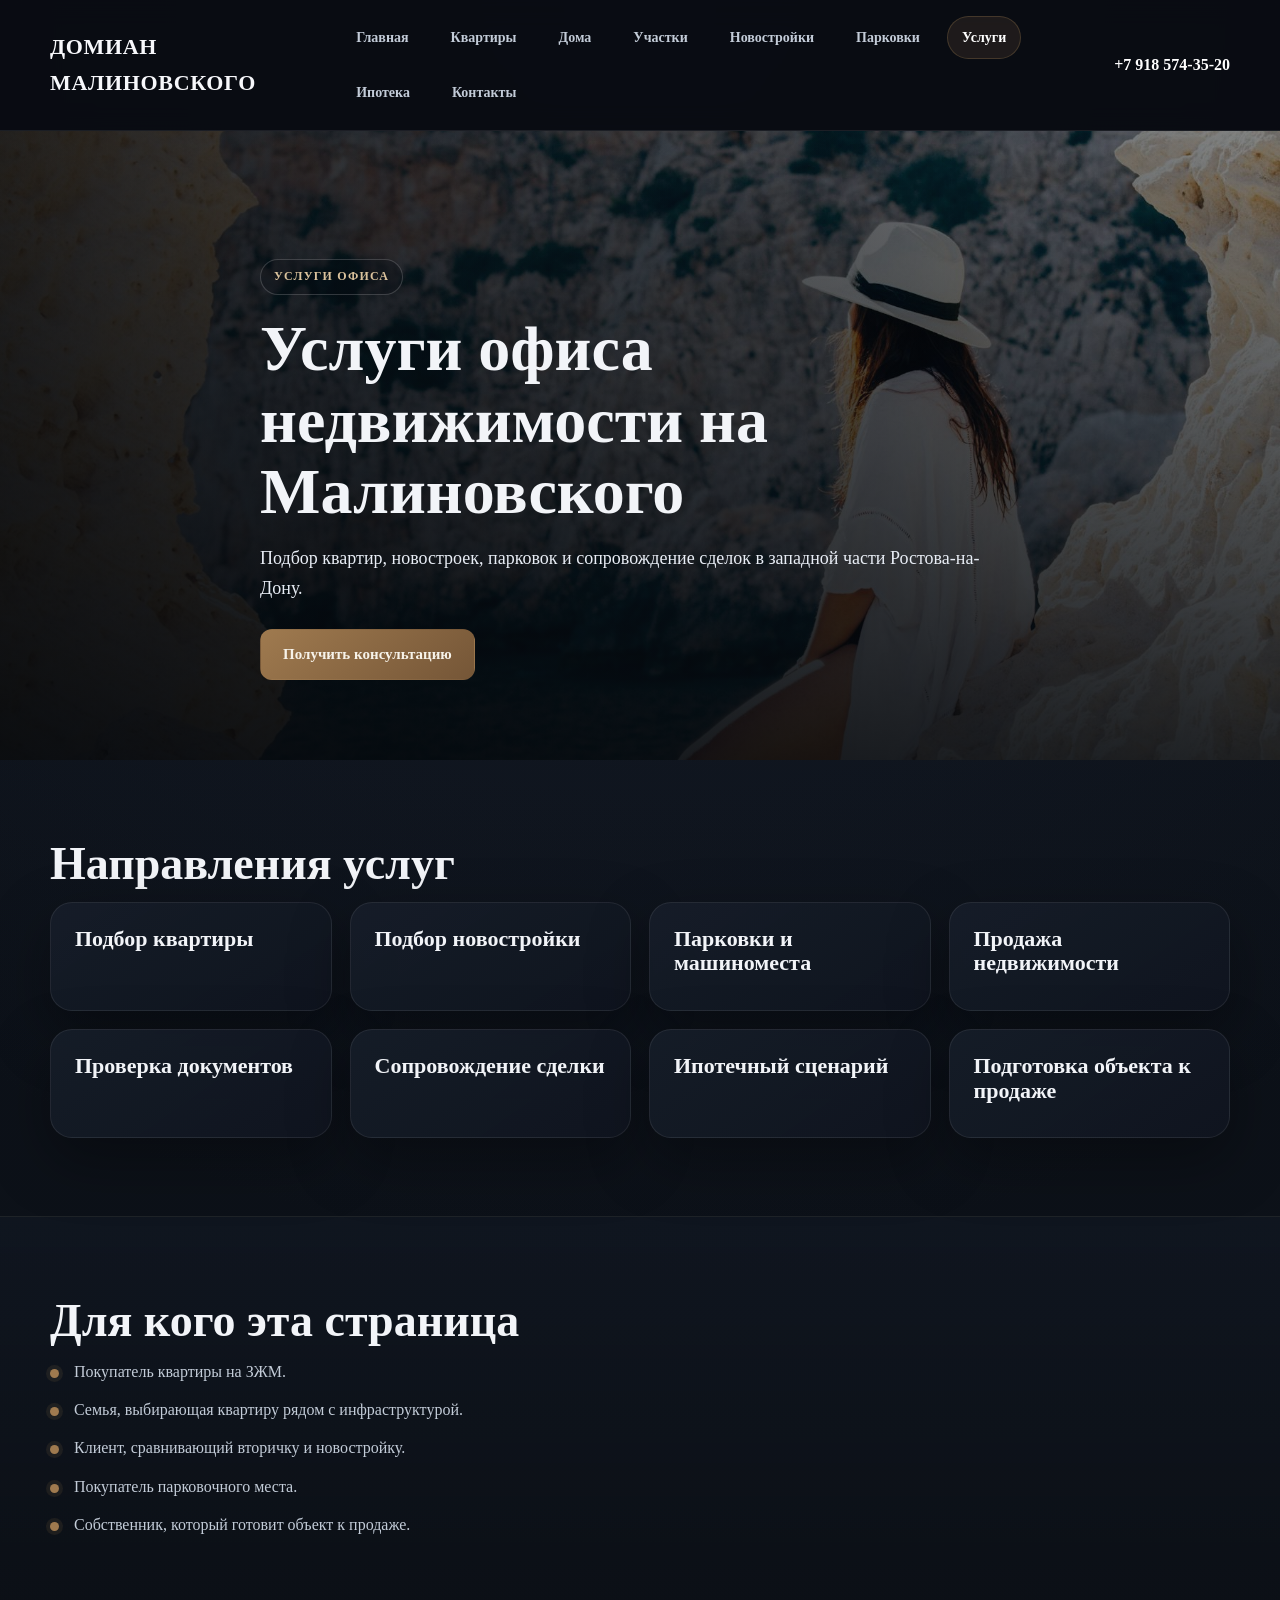
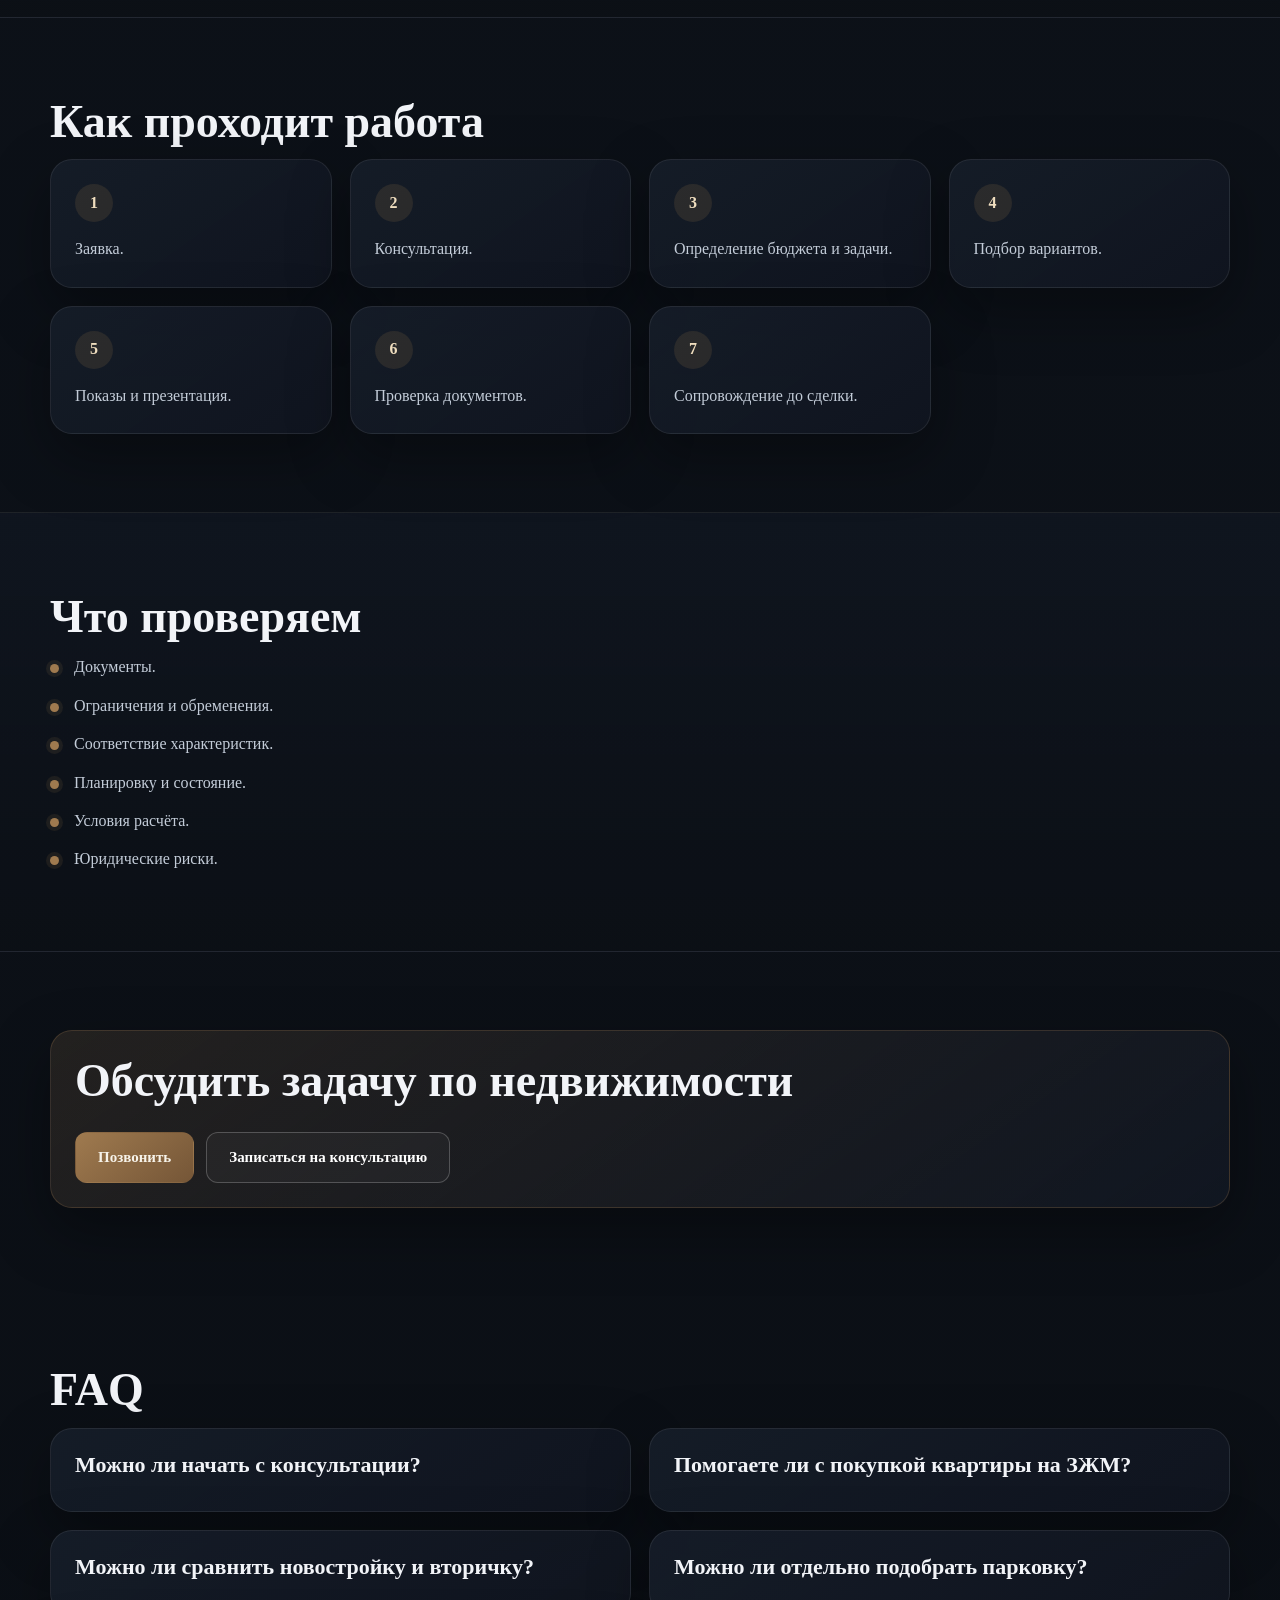
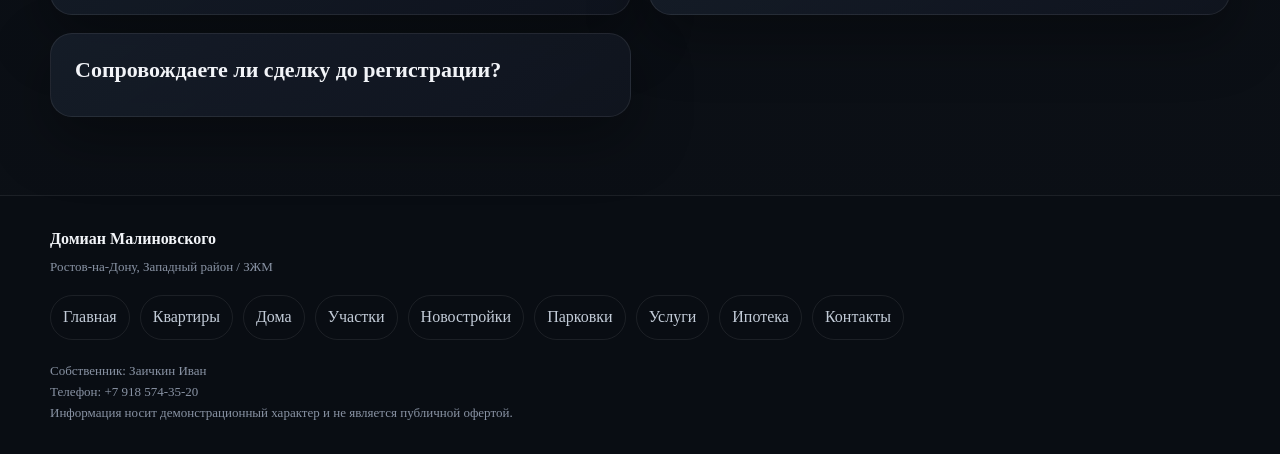
<file: services.html>
<!doctype html><html lang='ru'><head><meta charset='UTF-8'><meta name='viewport' content='width=device-width,initial-scale=1'><title>Услуги — Домиан Малиновского</title><meta name='description' content='Услуги офиса недвижимости на Малиновского.'><link rel='stylesheet' href='assets/css/demo-malinovskogo.css'></head><body class='page-services'><header class='site-header'><div class='container site-header__row'><a class='logo' href='index.html'>Домиан Малиновского</a><nav class='nav' aria-label='Основная навигация'><a href='index.html'>Главная</a><a href='apartments.html'>Квартиры</a><a href='houses.html'>Дома</a><a href='lands.html'>Участки</a><a href='newbuilds.html'>Новостройки</a><a href='parkings.html'>Парковки</a><a class='active' href='services.html'>Услуги</a><a href='mortgage.html'>Ипотека</a><a href='contacts.html'>Контакты</a></nav><a class='contact' href='tel:+79185743520'>+7 918 574-35-20</a></div></header><main><section class='page-hero hero-cover hero-cover--compact'><div class='container page-hero__content hero-cover__content'><span class='eyebrow'>Услуги офиса</span><h1>Услуги офиса недвижимости на Малиновского</h1><p class='lead'>Подбор квартир, новостроек, парковок и сопровождение сделок в западной части Ростова-на-Дону.</p><div class='btn-row'><a class='btn' href='tel:+79185743520'>Получить консультацию</a></div></div></section><section class='section'><div class='container'><h2>Направления услуг</h2><div class='grid grid-4'><article class='feature-card'><h3>Подбор квартиры</h3></article><article class='feature-card'><h3>Подбор новостройки</h3></article><article class='feature-card'><h3>Парковки и машиноместа</h3></article><article class='feature-card'><h3>Продажа недвижимости</h3></article><article class='feature-card'><h3>Проверка документов</h3></article><article class='feature-card'><h3>Сопровождение сделки</h3></article><article class='feature-card'><h3>Ипотечный сценарий</h3></article><article class='feature-card'><h3>Подготовка объекта к продаже</h3></article></div></div></section><section class='section content-section'><div class='container'><h2>Для кого эта страница</h2><ul class='check-list'><li>Покупатель квартиры на ЗЖМ.</li><li>Семья, выбирающая квартиру рядом с инфраструктурой.</li><li>Клиент, сравнивающий вторичку и новостройку.</li><li>Покупатель парковочного места.</li><li>Собственник, который готовит объект к продаже.</li></ul></div></section><section class='section'><div class='container'><h2>Как проходит работа</h2><div class='steps'><article class='step-card'><div class='step-card__num'>1</div><p>Заявка.</p></article><article class='step-card'><div class='step-card__num'>2</div><p>Консультация.</p></article><article class='step-card'><div class='step-card__num'>3</div><p>Определение бюджета и задачи.</p></article><article class='step-card'><div class='step-card__num'>4</div><p>Подбор вариантов.</p></article><article class='step-card'><div class='step-card__num'>5</div><p>Показы и презентация.</p></article><article class='step-card'><div class='step-card__num'>6</div><p>Проверка документов.</p></article><article class='step-card'><div class='step-card__num'>7</div><p>Сопровождение до сделки.</p></article></div></div></section><section class='section content-section'><div class='container'><h2>Что проверяем</h2><ul class='check-list'><li>Документы.</li><li>Ограничения и обременения.</li><li>Соответствие характеристик.</li><li>Планировку и состояние.</li><li>Условия расчёта.</li><li>Юридические риски.</li></ul></div></section><section class='section'><div class='container'><div class='callout'><h2>Обсудить задачу по недвижимости</h2><div class='btn-row'><a class='btn' href='tel:+79185743520'>Позвонить</a><a class='btn secondary' href='tel:+79185743520'>Записаться на консультацию</a></div></div></div></section><section class='section'><div class='container'><h2>FAQ</h2><div class='faq'><article class='faq-item'><h3>Можно ли начать с консультации?</h3></article><article class='faq-item'><h3>Помогаете ли с покупкой квартиры на ЗЖМ?</h3></article><article class='faq-item'><h3>Можно ли сравнить новостройку и вторичку?</h3></article><article class='faq-item'><h3>Можно ли отдельно подобрать парковку?</h3></article><article class='faq-item'><h3>Сопровождаете ли сделку до регистрации?</h3></article></div></div></section></main><footer class='footer'><div class='container footer__row'><div><strong>Домиан Малиновского</strong><br><span class='small'>Ростов-на-Дону, Западный район / ЗЖМ</span><div class='other-links'><a href='index.html'>Главная</a><a href='apartments.html'>Квартиры</a><a href='houses.html'>Дома</a><a href='lands.html'>Участки</a><a href='newbuilds.html'>Новостройки</a><a href='parkings.html'>Парковки</a><a href='services.html'>Услуги</a><a href='mortgage.html'>Ипотека</a><a href='contacts.html'>Контакты</a></div></div><div class='small'>Собственник: Заичкин Иван<br>Телефон: <a href='tel:+79185743520'>+7 918 574-35-20</a><br>Информация носит демонстрационный характер и не является публичной офертой.</div></div></footer></body></html>
</file>
<file: assets/css/demo-malinovskogo.css>
:root {
  --bg-main: #0b0f15;
  --bg-section: #111722;
  --bg-section-2: #151d2a;
  --bg-card: rgba(22, 29, 41, 0.92);
  --bg-card-2: rgba(16, 21, 31, 0.96);
  --text-main: #f2f4f8;
  --text-soft: #c3ccd8;
  --text-muted: #8993a4;
  --accent: #9f7a4f;
  --accent-hover: #b78d5b;
  --accent-dark: #755637;
  --border: rgba(255, 255, 255, 0.08);
  --border-strong: rgba(159, 122, 79, 0.3);
  --shadow: 0 22px 60px rgba(0, 0, 0, 0.34);
  --radius-xl: 30px;
  --radius-lg: 22px;
  --radius-md: 16px;
}

* {
  box-sizing: border-box;
}

html {
  scroll-behavior: smooth;
}

body {
  margin: 0;
  font-family: Georgia, "Times New Roman", serif;
  color: var(--text-main);
  background:
    radial-gradient(circle at top, rgba(38, 50, 74, 0.32), transparent 34%),
    linear-gradient(180deg, #0d121a 0%, #0b0f15 100%);
  line-height: 1.65;
}

a {
  color: inherit;
  text-decoration: none;
}

.container {
  width: min(1180px, calc(100vw - 48px));
  margin: 0 auto;
}

.site-header {
  position: sticky;
  top: 0;
  z-index: 40;
  background: rgba(8, 11, 17, 0.88);
  border-bottom: 1px solid var(--border);
  backdrop-filter: blur(12px);
}

.site-header__row {
  display: flex;
  align-items: center;
  justify-content: space-between;
  gap: 18px;
  padding: 16px 0;
}

.logo {
  color: #f7f8fb;
  font-size: 22px;
  font-weight: 700;
  letter-spacing: 0.03em;
  text-transform: uppercase;
}

.nav {
  display: flex;
  align-items: center;
  gap: 12px;
  flex-wrap: wrap;
}

.nav a {
  padding: 9px 14px;
  border-radius: 999px;
  color: var(--text-soft);
  border: 1px solid transparent;
  font-size: 14px;
  font-weight: 700;
  transition: 0.2s ease;
}

.nav a:hover,
.nav a.active {
  color: #fff;
  border-color: var(--border-strong);
  background: rgba(159, 122, 79, 0.14);
}

.contact {
  color: #fff;
  font-weight: 700;
  white-space: nowrap;
}

.page-hero,
.prefooter-cover {
  position: relative;
  overflow: hidden;
  background-color: #121823;
  background-size: cover;
  background-position: center;
  background-repeat: no-repeat;
}

.page-hero {
  min-height: 72vh;
  display: flex;
  align-items: flex-end;
}

.hero-cover--compact {
  min-height: 50vh;
}

.page-hero::before,
.prefooter-cover::before {
  content: "";
  position: absolute;
  inset: 0;
  background:
    linear-gradient(180deg, rgba(5, 8, 12, 0.28), rgba(5, 8, 12, 0.84)),
    linear-gradient(90deg, rgba(5, 8, 12, 0.82), rgba(5, 8, 12, 0.28));
}

.page-hero__content,
.prefooter-cover__inner {
  position: relative;
  z-index: 1;
  max-width: 760px;
}

.page-hero__content {
  padding: 128px 0 80px;
}

.prefooter-cover__inner {
  padding: 84px 0;
}

.eyebrow {
  display: inline-flex;
  align-items: center;
  gap: 8px;
  padding: 7px 13px;
  margin-bottom: 18px;
  border-radius: 999px;
  border: 1px solid rgba(255, 255, 255, 0.18);
  color: #dbc39d;
  background: rgba(9, 12, 18, 0.28);
  font-size: 12px;
  font-weight: 700;
  letter-spacing: 0.1em;
  text-transform: uppercase;
}

h1,
h2,
h3 {
  margin: 0;
  line-height: 1.12;
  font-weight: 700;
}

h1 {
  font-size: clamp(38px, 5vw, 66px);
  margin-bottom: 16px;
}

h2 {
  font-size: clamp(30px, 4vw, 46px);
  margin-bottom: 12px;
}

h3 {
  font-size: 22px;
  margin-bottom: 10px;
}

p {
  margin: 0;
}

.lead {
  max-width: 760px;
  color: var(--text-soft);
  font-size: 18px;
}

.page-hero .lead,
.prefooter-cover .lead {
  color: #e8edf5;
}

.section {
  padding: 78px 0;
}

.content-section {
  background: linear-gradient(180deg, rgba(18, 25, 37, 0.54), rgba(11, 15, 21, 0.78));
  border-top: 1px solid var(--border);
  border-bottom: 1px solid var(--border);
}

.section-header {
  margin-bottom: 28px;
}

.btn-row {
  display: flex;
  flex-wrap: wrap;
  gap: 12px;
  margin-top: 26px;
}

.btn {
  display: inline-flex;
  align-items: center;
  justify-content: center;
  min-height: 48px;
  padding: 12px 22px;
  border-radius: 12px;
  border: 1px solid transparent;
  background: linear-gradient(140deg, var(--accent), var(--accent-dark));
  color: #f7f3ea;
  font-size: 15px;
  font-weight: 700;
  transition: 0.2s ease;
}

.btn:hover {
  background: linear-gradient(140deg, var(--accent-hover), var(--accent));
  transform: translateY(-1px);
}

.btn.secondary {
  background: rgba(255, 255, 255, 0.03);
  border-color: rgba(255, 255, 255, 0.22);
  color: #fff;
}

.grid {
  display: grid;
  gap: 18px;
}

.grid-4 {
  grid-template-columns: repeat(4, minmax(0, 1fr));
}

.grid-3 {
  grid-template-columns: repeat(3, minmax(0, 1fr));
}

.grid-2 {
  grid-template-columns: repeat(2, minmax(0, 1fr));
}

.legacy-intro {
  padding-top: 34px;
}

.legacy-intro h2 {
  margin-bottom: 14px;
}

.legacy-media {
  min-height: 240px;
  margin: 0 0 18px;
  display: flex;
  align-items: center;
  justify-content: center;
  border-radius: var(--radius-xl);
  border: 1px dashed rgba(255, 255, 255, 0.2);
  background-color: #2c3447;
  background-size: cover;
  background-position: center;
  color: #f0f3f8;
  font-size: 16px;
  font-weight: 700;
  text-align: center;
  overflow: hidden;
}

.legacy-media--wide {
  min-height: 320px;
}

.feature-grid,
.scenario-grid,
.comparison,
.faq,
.steps {
  display: grid;
  gap: 18px;
}

.feature-grid,
.grid-4 {
  grid-template-columns: repeat(4, minmax(0, 1fr));
}

.scenario-grid {
  grid-template-columns: repeat(4, minmax(0, 1fr));
}

.comparison {
  grid-template-columns: repeat(3, minmax(0, 1fr));
}

.faq {
  grid-template-columns: repeat(2, minmax(0, 1fr));
}

.steps {
  grid-template-columns: repeat(4, minmax(0, 1fr));
}

.feature-card,
.scenario-card,
.comparison-card,
.faq-item,
.step-card,
.contact-card,
.callout {
  min-height: 100%;
  padding: 24px;
  border-radius: var(--radius-lg);
  border: 1px solid var(--border);
  background: linear-gradient(145deg, var(--bg-card), var(--bg-card-2));
  box-shadow: var(--shadow);
}

.feature-card p,
.scenario-card p,
.comparison-card p,
.faq-item p,
.step-card p,
.contact-card p,
.callout p {
  color: var(--text-soft);
}

.tagline {
  display: inline-block;
  margin-bottom: 10px;
  padding: 5px 10px;
  border-radius: 999px;
  background: rgba(159, 122, 79, 0.13);
  border: 1px solid rgba(159, 122, 79, 0.24);
  color: #dbc39c;
  font-size: 12px;
  font-weight: 700;
}

.check-list {
  margin: 0;
  padding: 0;
  list-style: none;
}

.check-list li {
  position: relative;
  padding-left: 24px;
  margin-bottom: 12px;
  color: var(--text-soft);
}

.check-list li:last-child {
  margin-bottom: 0;
}

.check-list li::before {
  content: "";
  position: absolute;
  left: 0;
  top: 10px;
  width: 9px;
  height: 9px;
  border-radius: 50%;
  background: var(--accent);
  box-shadow: 0 0 0 4px rgba(159, 122, 79, 0.12);
}

.step-card__num {
  display: inline-flex;
  align-items: center;
  justify-content: center;
  width: 38px;
  height: 38px;
  margin-bottom: 14px;
  border-radius: 50%;
  background: rgba(159, 122, 79, 0.16);
  color: #f0debf;
  font-weight: 700;
}

.field {
  padding: 14px 15px;
  border-radius: 14px;
  background: rgba(255, 255, 255, 0.04);
  border: 1px solid rgba(255, 255, 255, 0.08);
  color: var(--text-soft);
  font-size: 14px;
  font-weight: 600;
}

.field--large {
  margin-top: 14px;
  min-height: 120px;
}

.demo-filter {
  display: grid;
  grid-template-columns: repeat(4, minmax(0, 1fr));
  gap: 12px;
  padding: 14px;
  border-radius: var(--radius-lg);
  border: 1px solid var(--border);
  background: rgba(25, 33, 49, 0.96);
  box-shadow: var(--shadow);
}

.notice {
  margin-top: 14px;
  padding: 12px 14px;
  border-radius: 12px;
  border: 1px solid rgba(159, 122, 79, 0.28);
  background: rgba(159, 122, 79, 0.08);
  color: #dbc7a8;
}

.callout {
  border-color: rgba(159, 122, 79, 0.26);
  background: linear-gradient(145deg, rgba(159, 122, 79, 0.16), rgba(17, 23, 34, 0.94));
}

.object-card {
  display: flex;
  flex-direction: column;
  gap: 14px;
}

.object-card__img {
  min-height: 158px;
  display: flex;
  align-items: center;
  justify-content: center;
  border-radius: var(--radius-md);
  border: 1px dashed rgba(255, 255, 255, 0.22);
  background: #31384b;
  background-size: cover;
  background-position: center;
  color: #edf3fb;
  font-size: 15px;
  font-weight: 700;
  text-align: center;
}

.object-card__img.has-photo {
  border-style: solid;
  border-color: rgba(255, 255, 255, 0.08);
}

.object-card__price {
  color: #f0d2a8;
  font-size: 22px;
  font-weight: 700;
}

.object-card__note {
  color: var(--text-muted);
  font-size: 13px;
}

.tag-row {
  display: flex;
  flex-wrap: wrap;
  gap: 8px;
}

.tag {
  padding: 5px 10px;
  border-radius: 999px;
  background: rgba(159, 122, 79, 0.1);
  border: 1px solid rgba(159, 122, 79, 0.34);
  color: #e0c69e;
  font-size: 12px;
  font-weight: 700;
}

.other-links {
  display: flex;
  gap: 10px;
  flex-wrap: wrap;
  margin-top: 16px;
}

.other-links a {
  padding: 8px 12px;
  border-radius: 999px;
  border: 1px solid var(--border);
  color: var(--text-soft);
}

.footer {
  background: #090d13;
  border-top: 1px solid var(--border);
  padding: 30px 0;
}

.footer__row {
  display: flex;
  justify-content: space-between;
  gap: 20px;
  flex-wrap: wrap;
}

.small {
  color: var(--text-muted);
  font-size: 13px;
}

.page-home .page-hero {
  background-image: url("../images/local/pexels-323780.jpg");
}

.page-newbuilds .page-hero {
  background-image: url("../images/local/pexels-1918291.jpg");
}

.page-apartments .page-hero {
  background-image: url("../images/local/pexels-1396122.jpg");
}

.page-parkings .page-hero {
  background-image: url("../images/local/pexels-753876.jpg");
}

.page-houses .page-hero {
  background-image: url("../images/local/pexels-280222.jpg");
}

.page-lands .page-hero,
.page-contacts .page-hero {
  background-image: url("../images/local/pexels-325229.jpg");
}

.page-services .page-hero {
  background-image: url("../images/local/pexels-307006.jpg");
}

.page-mortgage .page-hero {
  background-image: url("../images/local/pexels-1918291.jpg");
}

.prefooter-cover {
  background-image: url("../images/local/pexels-307006.jpg");
}

@media (max-width: 1080px) {
  .grid-4,
  .feature-grid,
  .scenario-grid,
  .steps {
    grid-template-columns: repeat(2, minmax(0, 1fr));
  }

  .grid-3,
  .comparison {
    grid-template-columns: repeat(2, minmax(0, 1fr));
  }
}

@media (max-width: 820px) {
  .site-header__row {
    flex-direction: column;
    align-items: flex-start;
  }

  .nav {
    flex-wrap: wrap;
    max-width: 100%;
    padding-bottom: 0;
  }

  .page-hero {
    min-height: 64vh;
  }

  .hero-cover--compact {
    min-height: 44vh;
  }

  .page-hero__content {
    padding: 104px 0 62px;
  }

  .grid-2,
  .grid-3,
  .grid-4,
  .feature-grid,
  .scenario-grid,
  .comparison,
  .faq,
  .steps {
    grid-template-columns: 1fr;
  }
}

@media (max-width: 430px) {
  .container {
    width: calc(100vw - 28px);
  }

  .page-hero__content {
    padding: 92px 0 50px;
  }

  .prefooter-cover__inner {
    padding: 64px 0;
  }

  .section {
    padding: 58px 0;
  }

  .feature-card,
  .scenario-card,
  .comparison-card,
  .faq-item,
  .step-card,
  .contact-card,
  .callout {
    padding: 20px;
  }

  .logo {
    font-size: 19px;
  }

  .contact {
    white-space: normal;
  }
}
/* Demo property cards */
.demo-property-grid {
  display: grid;
  grid-template-columns: repeat(3, minmax(0, 1fr));
  gap: 18px;
}
.demo-property-card {
  border-radius: 18px;
  overflow: hidden;
  border: 1px solid rgba(255,255,255,0.10);
  background: linear-gradient(145deg, rgba(26, 34, 44, 0.96), rgba(16, 22, 31, 0.98));
  box-shadow: 0 20px 50px rgba(0,0,0,.3);
  display: flex;
  flex-direction: column;
}
.demo-property-card__media {
  min-height: 200px;
  background-size: cover;
  background-position: center;
  position: relative;
}
.demo-property-card__body { padding: 18px; display: grid; gap: 10px; }
.demo-property-card__type {
  font-size: 11px;
  letter-spacing: .08em;
  text-transform: uppercase;
  font-weight: 700;
  color: #e4c596;
}
.demo-property-card__title { margin: 0; font-size: 22px; line-height: 1.15; }
.demo-property-card__description { margin: 0; color: var(--text-soft); }
.demo-property-card__price { font-size: 28px; font-weight: 800; color: #f2d7ad; }
.demo-property-card__features { display: flex; flex-wrap: wrap; gap: 8px; }
.demo-property-card__features span {
  padding: 7px 10px;
  border-radius: 999px;
  border: 1px solid rgba(255,255,255,.12);
  background: rgba(255,255,255,.04);
  color: var(--text-soft);
  font-size: 12px;
  font-weight: 600;
}
.demo-property-card__actions { display: grid; grid-template-columns: 1fr 1fr; gap: 10px; margin-top: 4px; }
.demo-property-card__btn {
  min-height: 44px;
  border-radius: 12px;
  padding: 10px 12px;
  font-weight: 700;
  text-align: center;
  border: 1px solid transparent;
}
.demo-property-card__btn--primary {
  background: linear-gradient(135deg, var(--accent), #7d5b37);
  color: #fff7ea;
}
.demo-property-card__btn--phone {
  background: rgba(255,255,255,.03);
  border-color: rgba(255,255,255,.22);
  color: #fff;
}
@media (max-width: 1080px) {
  .demo-property-grid { grid-template-columns: repeat(2, minmax(0, 1fr)); }
}
@media (max-width: 768px) {
  .demo-property-grid { grid-template-columns: 1fr; }
}
.demo-property-card__img{min-height:200px;background-size:cover;background-position:center;display:flex;align-items:flex-start;justify-content:flex-start;padding:14px;border-radius:12px}
.demo-property-card__badge{display:inline-flex;padding:6px 10px;border-radius:999px;border:1px solid rgba(181,138,85,.24);background:rgba(181,138,85,.1);color:#dfc49e;font-size:12px;font-weight:700}
</file>
